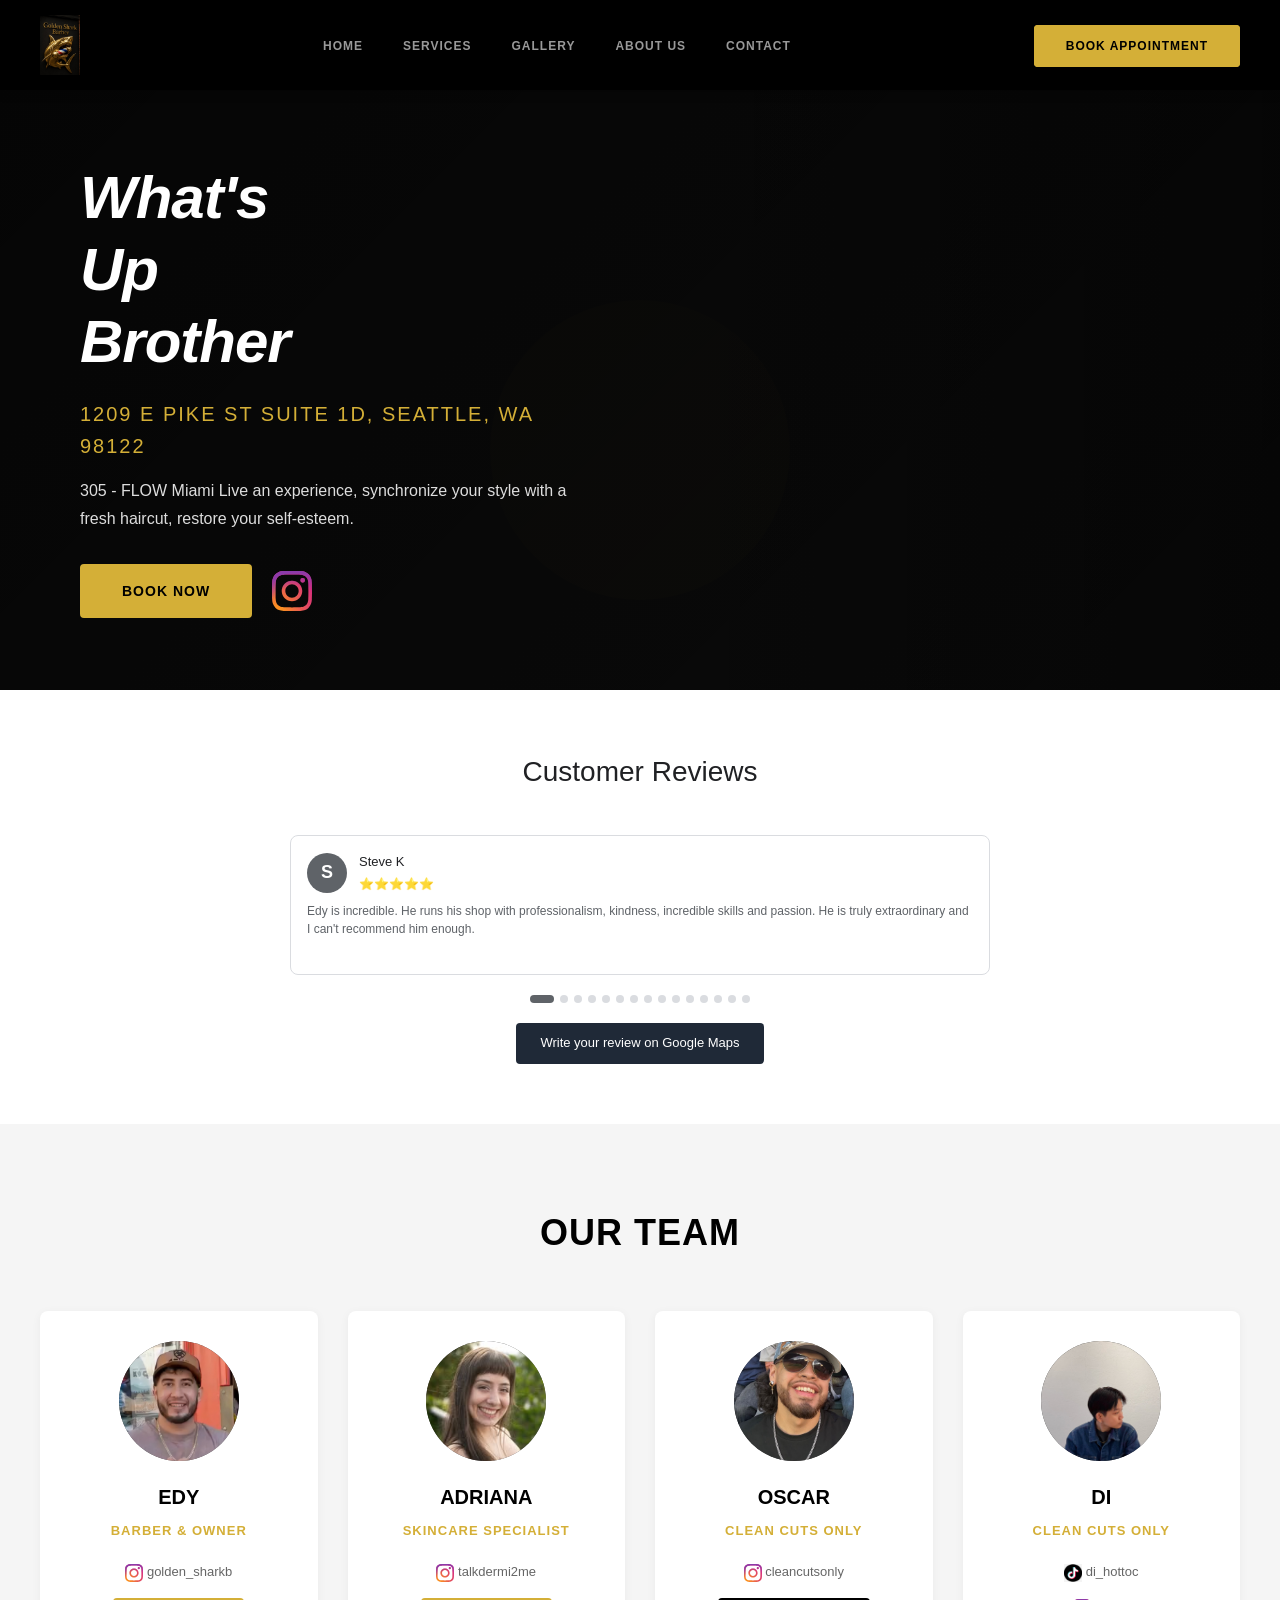
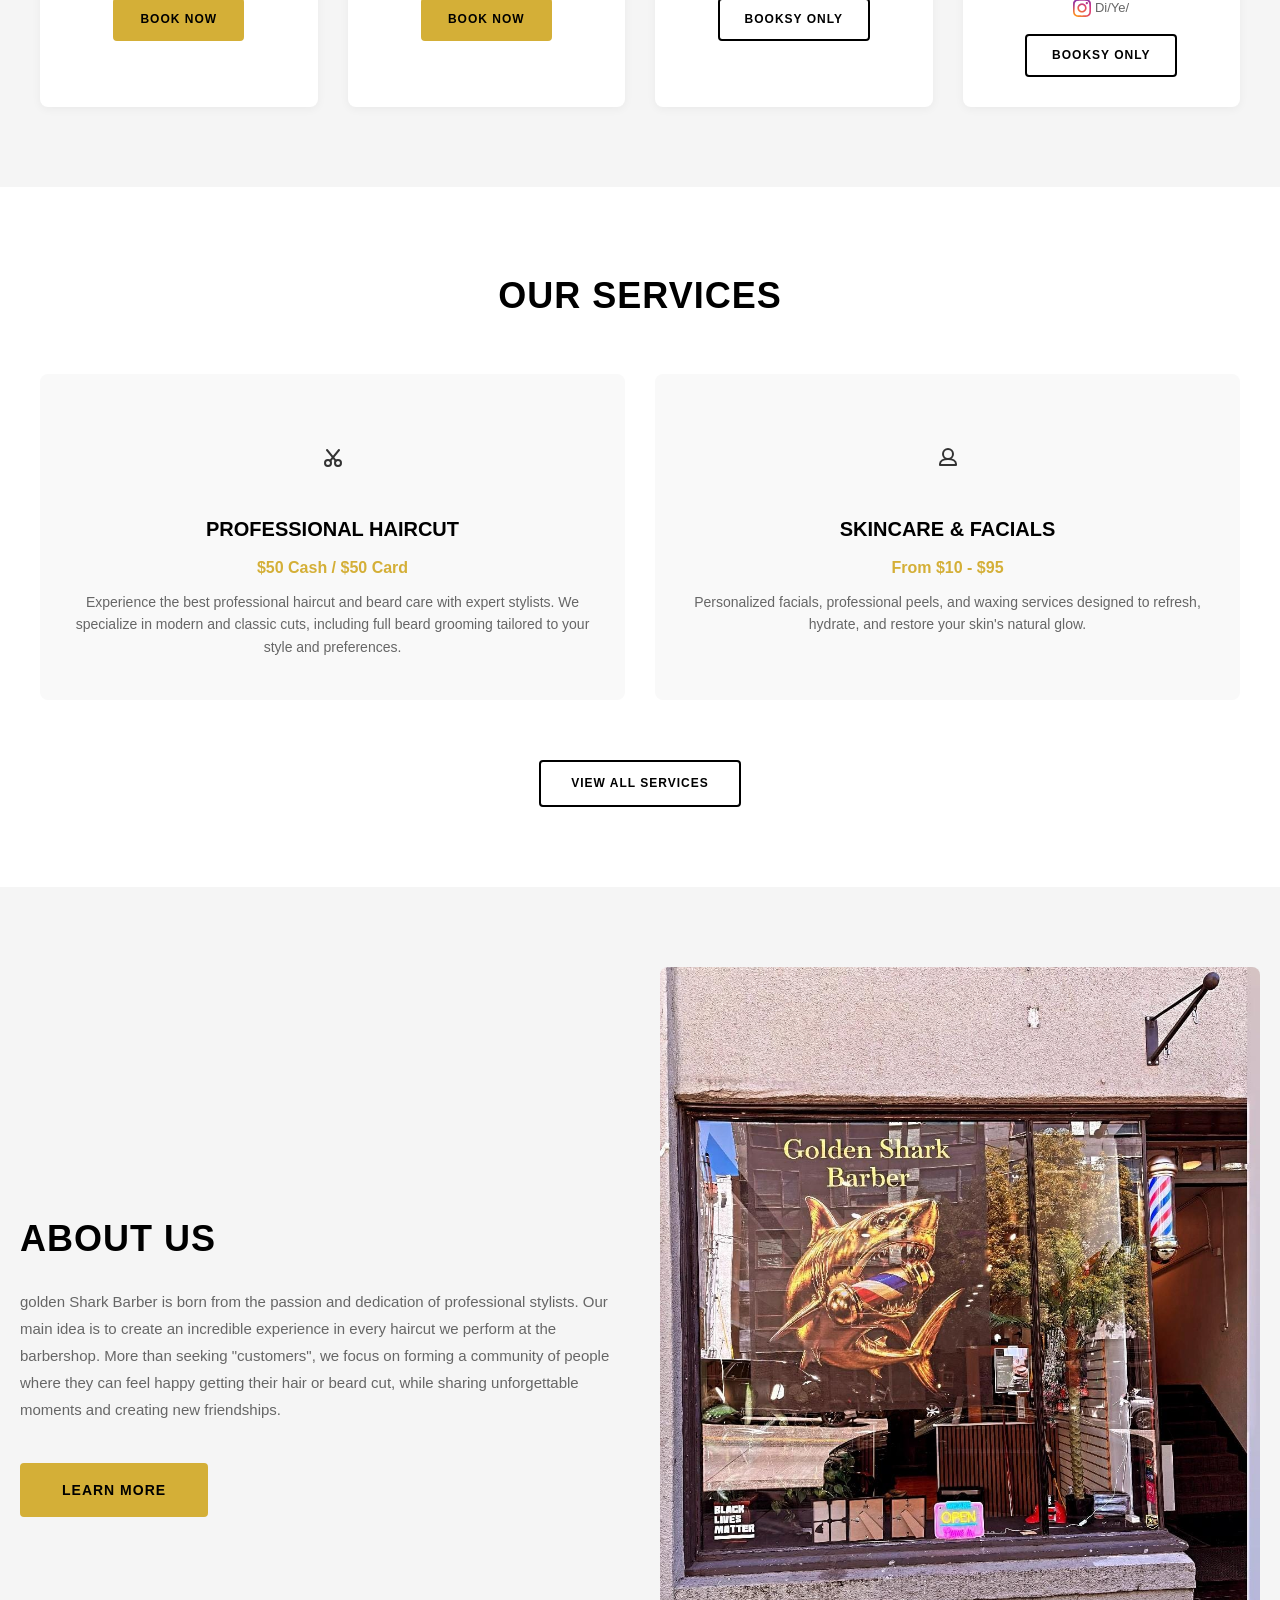
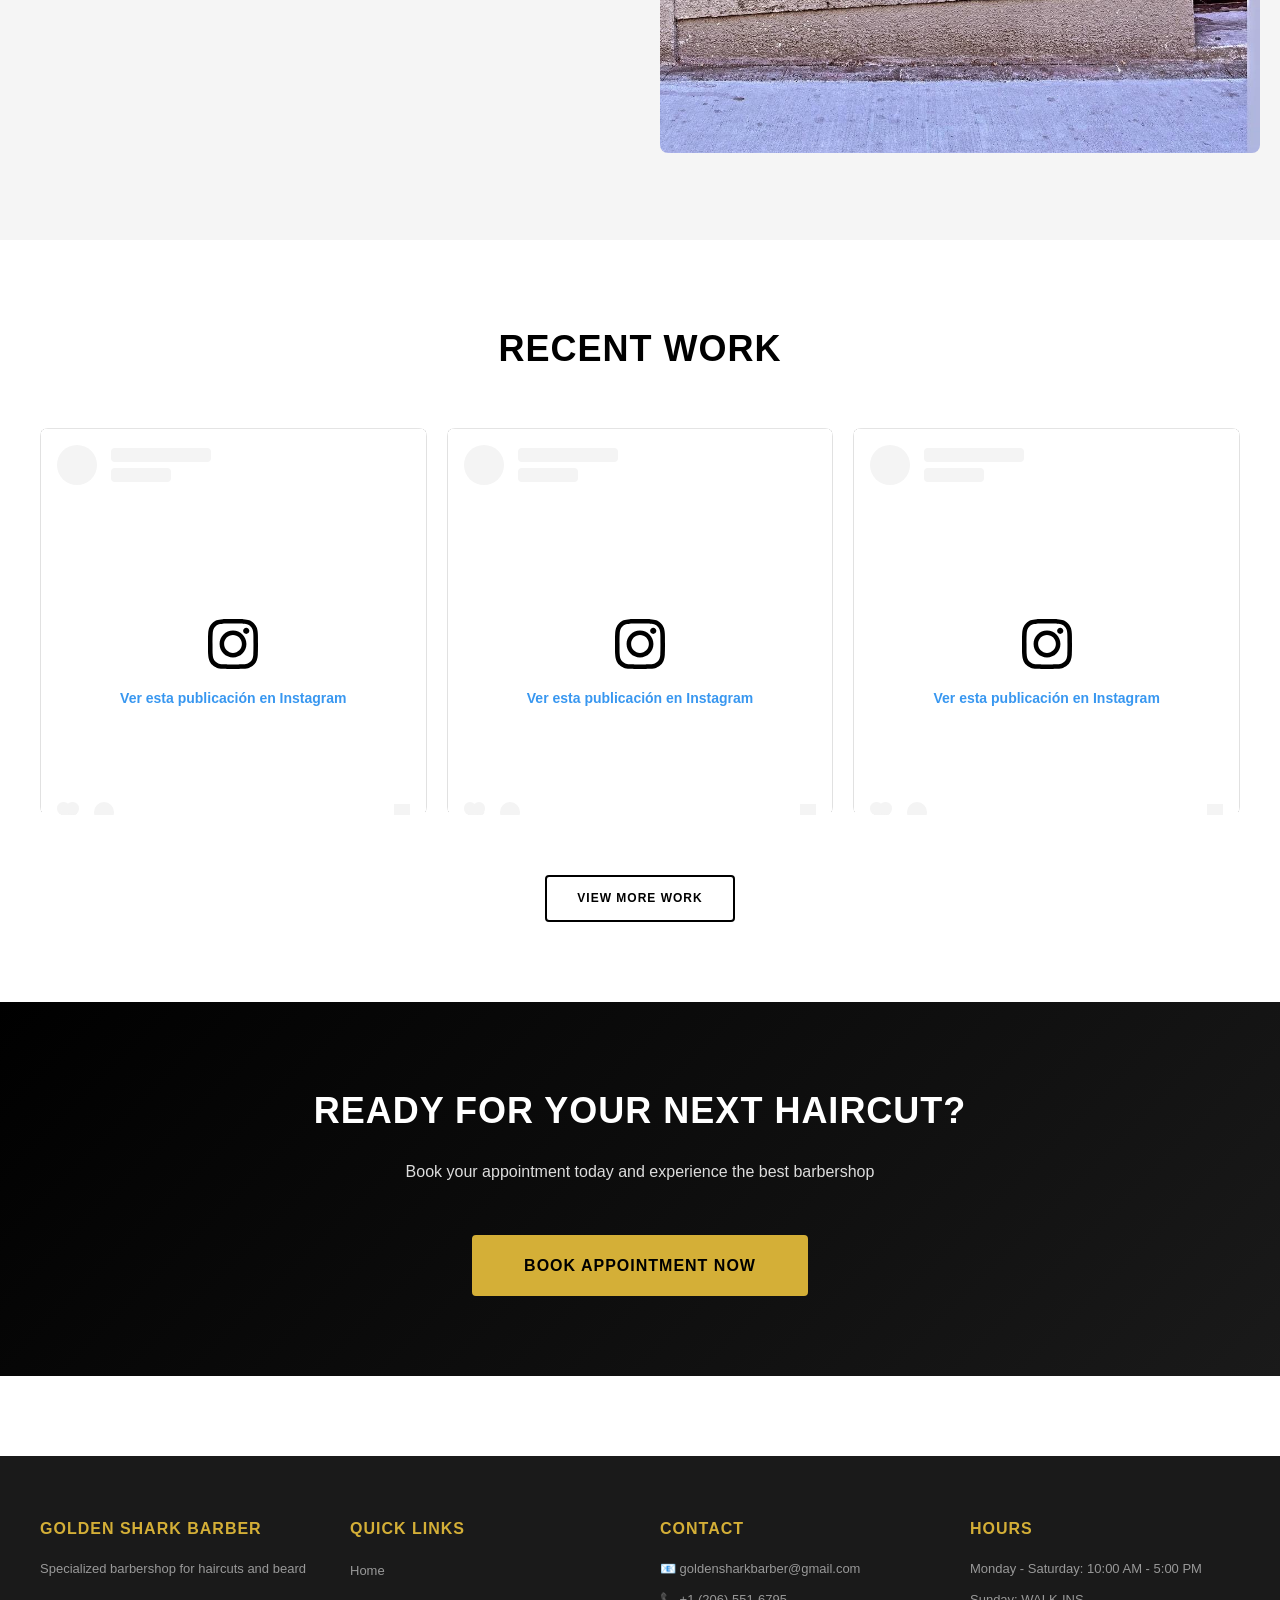
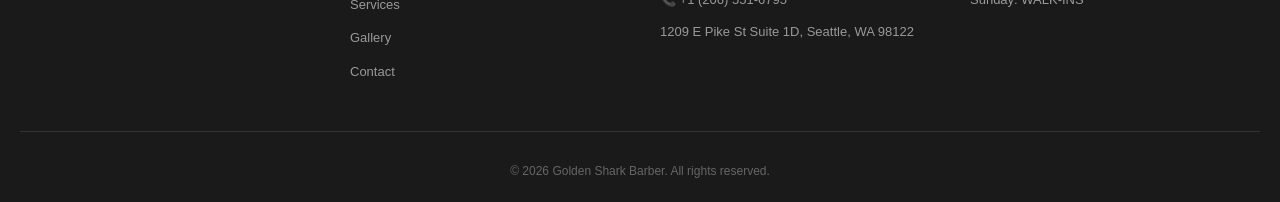
<file: backend/static/index.html>
<!DOCTYPE html>
<html lang="en">
<head>
    <meta charset="UTF-8">
    <meta name="viewport" content="width=device-width, initial-scale=1.0">
    
    <!-- SEO Meta Tags -->
    <title>Golden Shark Barber - Professional Haircuts in Seattle, WA | Book Online</title>
    <meta name="description" content="Golden Shark Barber in Seattle, WA. Professional haircuts, beard grooming, and shave services. Book appointments online. Located at 1222 E Pine St, Seattle.">
    <meta name="keywords" content="barber shop seattle, haircuts seattle, professional barber, men grooming, shave service, haircut booking, seattle barber">
    <meta name="author" content="Golden Shark Barber">
    <meta name="robots" content="index, follow">
    <meta name="language" content="English">
    <meta name="theme-color" content="#000000">
    
    <!-- Open Graph (para redes sociales) -->
    <meta property="og:title" content="Golden Shark Barber - Seattle, WA">
    <meta property="og:description" content="Professional barber shop in Seattle. Haircuts, beard grooming, online booking available.">
    <meta property="og:type" content="business.business">
    <meta property="og:url" content="https://goldenbarbershop.online">
    <meta property="og:image" content="https://goldenbarbershop.online/images/logo.jpeg">
    <meta property="og:locale" content="en_US">
    
    <!-- Twitter Card -->
    <meta name="twitter:card" content="summary_large_image">
    <meta name="twitter:title" content="Golden Shark Barber - Seattle">
    <meta name="twitter:description" content="Professional barber shop in Seattle, WA">
    <meta name="twitter:image" content="https://goldenbarbershop.online/images/logo.jpeg">
    
    <!-- Canonical URL -->
    <link rel="canonical" href="https://goldenbarbershop.online">
    
    <!-- FAVICON -->
    <link rel="icon" type="image/x-icon" href="/favicon.ico">
    <link rel="apple-touch-icon" href="/favicon.ico">
    
    <link rel="stylesheet" href="css/main.css?v=1794868325">
    <link rel="stylesheet" href="css/index.css?v=1794868325">
    
    <!-- JSON-LD Schema Markup (Local Business) -->
    <script type="application/ld+json">
    {
      "@context": "https://schema.org",
      "@type": "LocalBusiness",
      "@id": "https://goldenbarbershop.online",
      "name": "Golden Shark Barber",
      "image": "https://goldenbarbershop.online/images/logo.jpeg",
      "description": "Professional barber shop offering haircuts, shaves, and grooming services in Seattle, Washington. Expert barbers with online appointment booking.",
      "address": {
        "@type": "PostalAddress",
        "streetAddress": "1222 E Pine St",
        "addressLocality": "Seattle",
        "addressRegion": "WA",
        "postalCode": "98122",
        "addressCountry": "US"
      },
      "telephone": "+1-616-566-5599",
      "email": "info@goldensharkbarber.com",
      "url": "https://goldenbarbershop.online",
      "logo": "https://goldenbarbershop.online/images/logo.jpeg",
      "sameAs": [
        "https://www.instagram.com/golden_sharkb",
        "https://maps.app.goo.gl/Gk8EFkXatTgC5Ndp7"
      ],
      "openingHoursSpecification": [
        {
          "@type": "OpeningHoursSpecification",
          "dayOfWeek": ["Monday", "Tuesday", "Wednesday", "Thursday", "Friday", "Saturday"],
          "opens": "10:00",
          "closes": "17:00"
        },
        {
          "@type": "OpeningHoursSpecification",
          "dayOfWeek": "Sunday",
          "opens": "00:00",
          "closes": "00:00"
        }
      ],
      "priceRange": "$",
      "aggregateRating": {
        "@type": "AggregateRating",
        "ratingValue": "5",
        "reviewCount": "15",
        "bestRating": "5",
        "worstRating": "1"
      },
      "geo": {
        "@type": "GeoCoordinates",
        "latitude": "47.6062",
        "longitude": "-122.3321"
      }
    }
    </script>
</head>
<body>
<!-- NAVBAR -->
    <nav class="navbar">
        <div class="navbar-container">
            <div class="logo">
                <a href="https://goldenbarbershop.online/"></a><img src="images/logo.jpeg" alt="Gold Shark Barber Logo" class="logo-img"></a>

            </div>
            
            <button class="hamburger" id="hamburger">
                <span class="line">☰</span>
            </button>
            
            <ul class="nav-menu" id="navMenu">
                <li><a href="index.html" class="active">HOME</a></li>
                <li><a href="servicios.html">SERVICES</a></li>
                <li><a href="galeria.html">GALLERY</a></li>
                <li><a href="sobre-nosotros.html">ABOUT US</a></li>
                <li><a href="contacto.html">CONTACT</a></li>
            </ul>
            
            <div class="nav-buttons">
                <a href="professionals.html" class="btn-book">BOOK APPOINTMENT</a>
            </div>
        </div>
    </nav>

    <!-- HERO SECTIaaON -->
    <section class="hero">
        <div class="hero-content">
            <h2 class="hero-title">What's<br>Up<br>Brother</h2>
            <p class="hero-subtitle">1209 E Pike St Suite 1D, Seattle, WA 98122</p>
            <p class="hero-description">305 - FLOW Miami Live an experience, synchronize your style with a fresh haircut, restore your self-esteem.</p>
            <div class="hero-bottom">
            <a href="professionals.html" class="btn-primary">Book Now</a>
            <a href="https://www.instagram.com/golden_sharkb?igsh=MW9kanFrZ2Q1eXhjdQ%3D%3D" class="social-link" title="Instagram">
                <img src="images/ig.svg" alt="Instagram" style="width: 40px; height: 40px;">
            </a>
            </div>

        </div>
        <div class="hero-overlay"></div>
    </section>

    <!-- REVIEWS CAROUSEL SECTION -->
<section class="reviews-section">
    <h2>Customer Reviews</h2>
    
    <div class="carousel-container">
        <div class="carousel-wrapper">
            <div class="carousel" id="reviewsCarousel">
                <!-- Reviews se cargan aquí con JS -->
            </div>
        </div>

        <!-- Dots Navigation -->
        <div class="carousel-dots" id="carouselDots">
            <!-- Dots se cargan con JS -->
        </div>
        <a href="https://maps.app.goo.gl/Gk8EFkXatTgC5Ndp7" target="_blank" class="btn-write-review">
            Write your review on Google Maps
        </a>
    </div>
</section>

<!-- OUR TEAM SECTION -->
<section class="team-section">
    <h2>Our Team</h2>
    <div class="team-grid">
        
        <!-- ssEDY -->
        <div class="team-card">
            <div class="team-photo-placeholder">
                <span></span>
                <img src="images/edy.jpg" alt="" class="team-photo" style="width: 100%; height: 100%; object-fit: cover; border-radius: 50%;">

            </div>
            <h3>Edy</h3>
            <p class="team-role">Barber & Owner</p>
            <a href="https://www.instagram.com/golden_sharkb/" target="_blank" class="team-instagram">
                <img src="images/ig.svg" alt="Instagram" style="width: 18px; height: 18px; vertical-align: middle;"> golden_sharkb
            </a>
            <a href="reserva.html" class="btn-team">Book Now</a>
        </div>



        <!-- ANDREA -->
        <div class="team-card">
            <div class="team-photo-placeholder">
                <span></span>
                <img src="images/andrea.jpg" alt="" class="team-photo" style="width: 100%; height: 100%; object-fit: cover; border-radius: 50%;">

            </div>
            <h3>Adriana</h3>
            <p class="team-role">Skincare Specialist</p>
            <a href="https://www.instagram.com/talkdermi2me/" target="_blank" class="team-instagram">
                <img src="images/ig.svg" alt="Instagram" style="width: 18px; height: 18px; vertical-align: middle;"> talkdermi2me
            </a>
            <a href="https://squareup.com/appointments/book/LCKSGAA5S70PC" target="_blank" class="btn-team">Book Now</a>
        </div>

        <!-- Oscar  -->
        <div class="team-card">
            <div class="team-photo-placeholder">
                <span></span>
                <img src="images/oscar2.png" alt="" class="team-photo" style="width: 100%; height: 100%; object-fit: cover; border-radius: 50%;">

            </div>
            <h3>Oscar </h3>
            <p class="team-role">Clean Cuts Only</p>
            <a href="https://www.instagram.com/cleancutsonly/" target="_blank" class="team-instagram">
                <img src="images/ig.svg" alt="Instagram" style="width: 18px; height: 18px; vertical-align: middle;"> cleancutsonly
            </a>
            <a href="https://booksy.com/en-us/dl/show-business/962327" target="_blank" class="btn-team btn-team-alt">Booksy Only</a>
        </div>

        <!-- DI -->
        <div class="team-card">
            <div class="team-photo-placeholder">
                <span></span>
                <img src="images/di.jpeg" alt="" class="team-photo" style="width: 100%; height: 100%; object-fit: cover; border-radius: 50%;">
            </div>
            <h3>Di </h3>
            <p class="team-role">Clean Cuts Only</p>

            <a href="https://www.tiktok.com/@di_hottoc?_r=1&_t=ZP-9AyVxEWolQd" target="_blank" class="team-instagram">
                <img src="images/tiktok.jpg" alt="TikTok" style="width: 18px; height: 18px; vertical-align: middle;"> di_hottoc
            </a>
            <a href="https://www.instagram.com/dimai_sgn?vrfl=MW40NnpoOHlndDI4dA%3D%3D&utm_source=qr" target="_blank" class="team-instagram">
                <img src="images/ig.svg" alt="Instagram" style="width: 18px; height: 18px; vertical-align: middle;"> Di/Ye/
            </a>
            <a href="http://di08.booksy.com/k/" target="_blank" class="btn-team btn-team-alt">Booksy Only</a>
        </div>



    </div>
</section>


<!-- SERVICIOS PREVIEW (después de reviews) -->
<section class="servicios-preview">
    <h2>Our Services</h2>
    <div class="servicios-grid">
        <div class="servicio-card">
            <div class="servicio-icon">
                <svg xmlns="http://www.w3.org/2000/svg" width="24" height="24" viewBox="0 0 24 24" fill="none" stroke="currentColor" stroke-width="2" stroke-linecap="round" stroke-linejoin="round" class="icon icon-tabler icons-tabler-outline icon-tabler-cut"><path stroke="none" d="M0 0h24v24H0z" fill="none" /><path d="M4 17a3 3 0 1 0 6 0a3 3 0 1 0 -6 0" /><path d="M14 17a3 3 0 1 0 6 0a3 3 0 1 0 -6 0" /><path d="M9.15 14.85l8.85 -10.85" /><path d="M6 4l8.85 10.85" /></svg>
            </div>
            <h3>Professional Haircut</h3>
            <p class="precio">$50 Cash / $50 Card</p>
            <p>Experience the best professional haircut and beard care with expert stylists. We specialize in modern and classic cuts, including full beard grooming tailored to your style and preferences.</p>
        </div>

        <div class="servicio-card">
            <div class="servicio-icon">
                <svg xmlns="http://www.w3.org/2000/svg" width="24" height="24" viewBox="0 0 24 24" fill="none" stroke="currentColor" stroke-width="2" stroke-linecap="round" stroke-linejoin="round"><path stroke="none" d="M0 0h24v24H0z" fill="none"/><circle cx="12" cy="8" r="5"/><path d="M12 13c-4.5 0-8 2-8 5v1h16v-1c0-3-3.5-5-8-5z"/></svg>
            </div>
            <h3>Skincare & Facials</h3>
            <p class="precio">From $10 - $95</p>
            <p>Personalized facials, professional peels, and waxing services designed to refresh, hydrate, and restore your skin's natural glow.</p>
        </div>
    </div>
    <a href="servicios.html" class="btn-secondary">View All Services</a>
</section>
<script>
const reviews = [
    {
        name: "Steve K",
        stars: 5,
        text: "Edy is incredible. He runs his shop with professionalism, kindness, incredible skills and passion. He is truly extraordinary and I can't recommend him enough."
    },
    {
        name: "Brian LaFaille",
        stars: 5,
        text: "Eddy is the man! Got me in immediately and had me looking refreshed in 25 mins. If you're looking for a quality barber, Golden Shark is the go to."
    },
    {
        name: "Maria Betancourt",
        stars: 5,
        text: "10/10 barber. Edy is a new barber in the area and really knows what he's doing. Very affordable and quality work. Definitely recommend."
    },
    {
        name: "Vineeth Krishnamurthy",
        stars: 5,
        text: "Edy is the man!! He's my go to barber in Seattle. Great, consistent haircuts and he's a chill guy."
    },
    {
        name: "Christopher Ruiz",
        stars: 5,
        text: "Look no further! Edy is an incredible barber. You can't beat his pricing, attention to detail, and timely haircuts. Above all he's professional and friendly."
    },
    {
        name: "Luke Droeger",
        stars: 5,
        text: "What a great experience! The barbershop is small and welcoming, and Edy left me looking spectacular. I was short on time and he attended to me right away."
    },
    {
        name: "Matt Courson",
        stars: 5,
        text: "Edy is great. Haircut was fast and exactly what I was looking for. Excellent price, especially for the area. He's a super nice guy and very friendly."
    },
    {
        name: "SALEH ALANEZI",
        stars: 5,
        text: "Edy did a great job and knew exactly what I wanted. He simply delivered. Thank you guys, this will be my barber whenever I'm in town."
    },
    {
        name: "Brian Reynolds",
        stars: 5,
        text: "Edy is a fantastic barber. He is personable and attentive to detail. My first appointment he helped fix a bad fade I had elsewhere. Highly recommend!"
    },
    {
        name: "Cole Dill-De Sa",
        stars: 5,
        text: "After about 45 minutes, he left me with hands-down the best haircut I've ever gotten in Seattle. I understood exactly what I wanted. Best quality experience."
    },
    {
        name: "Sam Nieslanik",
        stars: 5,
        text: "I was short on time and looking for a haircut. Luckily, I found Golden Shark Barber. Edy got me in immediately and was super friendly. Will definitely come back!"
    },
    {
        name: "Michael Dormi",
        stars: 5,
        text: "$45 is a steal for the quality of the cut. Edi's got an awesome attitude, super friendly, and great to chat with. The whole experience was top-notch."
    },
    {
        name: "Aaron Blumenthal",
        stars: 5,
        text: "Excellent service. Engaging chat. Fast. Reasonably priced. And you're supporting a small newly opened shop. What's not to love? Highly recommend!"
    },
    {
        name: "Jason Kaff",
        stars: 5,
        text: "Edy is great! He's skilled and very friendly, and seems passionate about his work. Great vibes in his place. Fully intend going back for my next cut!"
    },
    {
        name: "Joe Harris",
        stars: 5,
        text: "Eddie is a phenomenal barber. Professional and super friendly! He does precise work and is a wondrous craftsman!"
    }
];

let currentIndex = 0;
const carouselEl = document.getElementById('reviewsCarousel');
const dotsEl = document.getElementById('carouselDots');

function renderReviews() {
    carouselEl.innerHTML = reviews.map((review, idx) => {
        const initial = review.name.charAt(0).toUpperCase();
        const stars = '⭐'.repeat(review.stars);
        return `
            <div class="review-card ${idx === currentIndex ? 'active' : ''}">
                <div class="review-header">
                    <div class="review-avatar">${initial}</div>
                    <div class="review-info">
                        <h4>${review.name}</h4>
                        <div class="review-stars">${stars}</div>
                    </div>
                </div>
                <p class="review-text">${review.text}</p>
            </div>
        `;
    }).join('');

    dotsEl.innerHTML = reviews.map((_, idx) => 
        `<button class="dot ${idx === currentIndex ? 'active' : ''}" onclick="goToReview(${idx})"></button>`
    ).join('');
}

function goToReview(idx) {
    currentIndex = idx;
    renderReviews();
}

function nextReview() {
    currentIndex = (currentIndex + 1) % reviews.length;
    renderReviews();
}

setInterval(nextReview, 3000);
renderReviews();
</script>
    <!-- SERVICIOS PREVIEW -->


    <!-- SOBRE NOSOTROS PREVIEW -->
    <section class="sobre-preview">
        <div class="sobre-content">
            <h2>About Us</h2>
            <p>
                golden Shark Barber is born from the passion and dedication of professional stylists. 
                Our main idea is to create an incredible experience in every haircut we perform at the barbershop. 
                More than seeking "customers", we focus on forming a community of people where they can feel happy 
                getting their hair or beard cut, while sharing unforgettable moments and creating new friendships.
            </p>
            <a href="sobre-nosotros.html" class="btn-primary">Learn More</a>
        </div>
        <div class="sobre-image">
            <img src="images/barberafuera.jpeg" alt="golden Shark Barber" style="width: 100%; border-radius: 8px;">
        </div>
    </section>

    <!-- GALERÍA PREVIEW -->
    <section class="galeria-preview">
        <h2>Recent Work</h2>
        <div class="galeria-grid">
            <div class="galeria-item">
                <blockquote class="instagram-media" data-instgrm-captioned data-instgrm-permalink="https://www.instagram.com/reel/DXijX-YAqEn/?utm_source=ig_embed&amp;utm_campaign=loading" data-instgrm-version="14" style=" background:#FFF; border:0; border-radius:3px; box-shadow:0 0 1px 0 rgba(0,0,0,0.5),0 1px 10px 0 rgba(0,0,0,0.15); margin: 1px; max-width:540px; min-width:326px; padding:0; width:99.375%; width:-webkit-calc(100% - 2px); width:calc(100% - 2px);"><div style="padding:16px;"> <a href="https://www.instagram.com/reel/DXijX-YAqEn/?utm_source=ig_embed&amp;utm_campaign=loading" style=" background:#FFFFFF; line-height:0; padding:0 0; text-align:center; text-decoration:none; width:100%;" target="_blank"> <div style=" display: flex; flex-direction: row; align-items: center;"> <div style="background-color: #F4F4F4; border-radius: 50%; flex-grow: 0; height: 40px; margin-right: 14px; width: 40px;"></div> <div style="display: flex; flex-direction: column; flex-grow: 1; justify-content: center;"> <div style=" background-color: #F4F4F4; border-radius: 4px; flex-grow: 0; height: 14px; margin-bottom: 6px; width: 100px;"></div> <div style=" background-color: #F4F4F4; border-radius: 4px; flex-grow: 0; height: 14px; width: 60px;"></div></div></div><div style="padding: 19% 0;"></div> <div style="display:block; height:50px; margin:0 auto 12px; width:50px;"><svg width="50px" height="50px" viewBox="0 0 60 60" version="1.1" xmlns="https://www.w3.org/2000/svg" xmlns:xlink="https://www.w3.org/1999/xlink"><g stroke="none" stroke-width="1" fill="none" fill-rule="evenodd"><g transform="translate(-511.000000, -20.000000)" fill="#000000"><g><path d="M556.869,30.41 C554.814,30.41 553.148,32.076 553.148,34.131 C553.148,36.186 554.814,37.852 556.869,37.852 C558.924,37.852 560.59,36.186 560.59,34.131 C560.59,32.076 558.924,30.41 556.869,30.41 M541,60.657 C535.114,60.657 530.342,55.887 530.342,50 C530.342,44.114 535.114,39.342 541,39.342 C546.887,39.342 551.658,44.114 551.658,50 C551.658,55.887 546.887,60.657 541,60.657 M541,33.886 C532.1,33.886 524.886,41.1 524.886,50 C524.886,58.899 532.1,66.113 541,66.113 C549.9,66.113 557.115,58.899 557.115,50 C557.115,41.1 549.9,33.886 541,33.886 M565.378,62.101 C565.244,65.022 564.756,66.606 564.346,67.663 C563.803,69.06 563.154,70.057 562.106,71.106 C561.058,72.155 560.06,72.803 558.662,73.347 C557.607,73.757 556.021,74.244 553.102,74.378 C549.944,74.521 548.997,74.552 541,74.552 C533.003,74.552 532.056,74.521 528.898,74.378 C525.979,74.244 524.393,73.757 523.338,73.347 C521.94,72.803 520.942,72.155 519.894,71.106 C518.846,70.057 518.197,69.06 517.654,67.663 C517.244,66.606 516.755,65.022 516.623,62.101 C516.479,58.943 516.448,57.996 516.448,50 C516.448,42.003 516.479,41.056 516.623,37.899 C516.755,34.978 517.244,33.391 517.654,32.338 C518.197,30.938 518.846,29.942 519.894,28.894 C520.942,27.846 521.94,27.196 523.338,26.654 C524.393,26.244 525.979,25.756 528.898,25.623 C532.057,25.479 533.004,25.448 541,25.448 C548.997,25.448 549.943,25.479 553.102,25.623 C556.021,25.756 557.607,26.244 558.662,26.654 C560.06,27.196 561.058,27.846 562.106,28.894 C563.154,29.942 563.803,30.938 564.346,32.338 C564.756,33.391 565.244,34.978 565.378,37.899 C565.522,41.056 565.552,42.003 565.552,50 C565.552,57.996 565.522,58.943 565.378,62.101 M570.82,37.631 C570.674,34.438 570.167,32.258 569.425,30.349 C568.659,28.377 567.633,26.702 565.965,25.035 C564.297,23.368 562.623,22.342 560.652,21.575 C558.743,20.834 556.562,20.326 553.369,20.18 C550.169,20.033 549.148,20 541,20 C532.853,20 531.831,20.033 528.631,20.18 C525.438,20.326 523.257,20.834 521.349,21.575 C519.376,22.342 517.703,23.368 516.035,25.035 C514.368,26.702 513.342,28.377 512.574,30.349 C511.834,32.258 511.326,34.438 511.181,37.631 C511.035,40.831 511,41.851 511,50 C511,58.147 511.035,59.17 511.181,62.369 C511.326,65.562 511.834,67.743 512.574,69.651 C513.342,71.625 514.368,73.296 516.035,74.965 C517.703,76.634 519.376,77.658 521.349,78.425 C523.257,79.167 525.438,79.673 528.631,79.82 C531.831,79.965 532.853,80.001 541,80.001 C549.148,80.001 550.169,79.965 553.369,79.82 C556.562,79.673 558.743,79.167 560.652,78.425 C562.623,77.658 564.297,76.634 565.965,74.965 C567.633,73.296 568.659,71.625 569.425,69.651 C570.167,67.743 570.674,65.562 570.82,62.369 C570.966,59.17 571,58.147 571,50 C571,41.851 570.966,40.831 570.82,37.631"></path></g></g></g></svg></div><div style="padding-top: 8px;"> <div style=" color:#3897f0; font-family:Arial,sans-serif; font-size:14px; font-style:normal; font-weight:550; line-height:18px;">Ver esta publicación en Instagram</div></div><div style="padding: 12.5% 0;"></div> <div style="display: flex; flex-direction: row; margin-bottom: 14px; align-items: center;"><div> <div style="background-color: #F4F4F4; border-radius: 50%; height: 12.5px; width: 12.5px; transform: translateX(0px) translateY(7px);"></div> <div style="background-color: #F4F4F4; height: 12.5px; transform: rotate(-45deg) translateX(3px) translateY(1px); width: 12.5px; flex-grow: 0; margin-right: 14px; margin-left: 2px;"></div> <div style="background-color: #F4F4F4; border-radius: 50%; height: 12.5px; width: 12.5px; transform: translateX(9px) translateY(-18px);"></div></div><div style="margin-left: 8px;"> <div style=" background-color: #F4F4F4; border-radius: 50%; flex-grow: 0; height: 20px; width: 20px;"></div> <div style=" width: 0; height: 0; border-top: 2px solid transparent; border-left: 6px solid #f4f4f4; border-bottom: 2px solid transparent; transform: translateX(16px) translateY(-4px) rotate(30deg)"></div></div><div style="margin-left: auto;"> <div style=" width: 0px; border-top: 8px solid #F4F4F4; border-right: 8px solid transparent; transform: translateY(16px);"></div> <div style=" background-color: #F4F4F4; flex-grow: 0; height: 12px; width: 16px; transform: translateY(-4px);"></div> <div style=" width: 0; height: 0; border-top: 8px solid #F4F4F4; border-left: 8px solid transparent; transform: translateY(-4px) translateX(8px);"></div></div></div> <div style="display: flex; flex-direction: column; flex-grow: 1; justify-content: center; margin-bottom: 24px;"> <div style=" background-color: #F4F4F4; border-radius: 4px; flex-grow: 0; height: 14px; margin-bottom: 6px; width: 224px;"></div> <div style=" background-color: #F4F4F4; border-radius: 4px; flex-grow: 0; height: 14px; width: 144px;"></div></div></a><p style=" color:#c9c8cd; font-family:Arial,sans-serif; font-size:14px; line-height:17px; margin-bottom:0; margin-top:8px; overflow:hidden; padding:8px 0 7px; text-align:center; text-overflow:ellipsis; white-space:nowrap;"><a href="https://www.instagram.com/reel/DXijX-YAqEn/?utm_source=ig_embed&amp;utm_campaign=loading" style=" color:#c9c8cd; font-family:Arial,sans-serif; font-size:14px; font-style:normal; font-weight:normal; line-height:17px; text-decoration:none;" target="_blank">Una publicación compartida por goldenEN SHARK BARBER 💈 (@goldenen_sharkb)</a></p></div></blockquote>
                <script async src="//www.instagram.com/embed.js"></script>
            </div>
            <div class="galeria-item">
                <blockquote class="instagram-media" data-instgrm-permalink="https://www.instagram.com/reel/DXIHbLeEv04/?utm_source=ig_embed&amp;utm_campaign=loading" data-instgrm-version="14" style=" background:#FFF; border:0; border-radius:3px; box-shadow:0 0 1px 0 rgba(0,0,0,0.5),0 1px 10px 0 rgba(0,0,0,0.15); margin: 1px; max-width:540px; min-width:326px; padding:0; width:99.375%; width:-webkit-calc(100% - 2px); width:calc(100% - 2px);"><div style="padding:16px;"> <a href="https://www.instagram.com/reel/DXIHbLeEv04/?utm_source=ig_embed&amp;utm_campaign=loading" style=" background:#FFFFFF; line-height:0; padding:0 0; text-align:center; text-decoration:none; width:100%;" target="_blank"> <div style=" display: flex; flex-direction: row; align-items: center;"> <div style="background-color: #F4F4F4; border-radius: 50%; flex-grow: 0; height: 40px; margin-right: 14px; width: 40px;"></div> <div style="display: flex; flex-direction: column; flex-grow: 1; justify-content: center;"> <div style=" background-color: #F4F4F4; border-radius: 4px; flex-grow: 0; height: 14px; margin-bottom: 6px; width: 100px;"></div> <div style=" background-color: #F4F4F4; border-radius: 4px; flex-grow: 0; height: 14px; width: 60px;"></div></div></div><div style="padding: 19% 0;"></div> <div style="display:block; height:50px; margin:0 auto 12px; width:50px;"><svg width="50px" height="50px" viewBox="0 0 60 60" version="1.1" xmlns="https://www.w3.org/2000/svg" xmlns:xlink="https://www.w3.org/1999/xlink"><g stroke="none" stroke-width="1" fill="none" fill-rule="evenodd"><g transform="translate(-511.000000, -20.000000)" fill="#000000"><g><path d="M556.869,30.41 C554.814,30.41 553.148,32.076 553.148,34.131 C553.148,36.186 554.814,37.852 556.869,37.852 C558.924,37.852 560.59,36.186 560.59,34.131 C560.59,32.076 558.924,30.41 556.869,30.41 M541,60.657 C535.114,60.657 530.342,55.887 530.342,50 C530.342,44.114 535.114,39.342 541,39.342 C546.887,39.342 551.658,44.114 551.658,50 C551.658,55.887 546.887,60.657 541,60.657 M541,33.886 C532.1,33.886 524.886,41.1 524.886,50 C524.886,58.899 532.1,66.113 541,66.113 C549.9,66.113 557.115,58.899 557.115,50 C557.115,41.1 549.9,33.886 541,33.886 M565.378,62.101 C565.244,65.022 564.756,66.606 564.346,67.663 C563.803,69.06 563.154,70.057 562.106,71.106 C561.058,72.155 560.06,72.803 558.662,73.347 C557.607,73.757 556.021,74.244 553.102,74.378 C549.944,74.521 548.997,74.552 541,74.552 C533.003,74.552 532.056,74.521 528.898,74.378 C525.979,74.244 524.393,73.757 523.338,73.347 C521.94,72.803 520.942,72.155 519.894,71.106 C518.846,70.057 518.197,69.06 517.654,67.663 C517.244,66.606 516.755,65.022 516.623,62.101 C516.479,58.943 516.448,57.996 516.448,50 C516.448,42.003 516.479,41.056 516.623,37.899 C516.755,34.978 517.244,33.391 517.654,32.338 C518.197,30.938 518.846,29.942 519.894,28.894 C520.942,27.846 521.94,27.196 523.338,26.654 C524.393,26.244 525.979,25.756 528.898,25.623 C532.057,25.479 533.004,25.448 541,25.448 C548.997,25.448 549.943,25.479 553.102,25.623 C556.021,25.756 557.607,26.244 558.662,26.654 C560.06,27.196 561.058,27.846 562.106,28.894 C563.154,29.942 563.803,30.938 564.346,32.338 C564.756,33.391 565.244,34.978 565.378,37.899 C565.522,41.056 565.552,42.003 565.552,50 C565.552,57.996 565.522,58.943 565.378,62.101 M570.82,37.631 C570.674,34.438 570.167,32.258 569.425,30.349 C568.659,28.377 567.633,26.702 565.965,25.035 C564.297,23.368 562.623,22.342 560.652,21.575 C558.743,20.834 556.562,20.326 553.369,20.18 C550.169,20.033 549.148,20 541,20 C532.853,20 531.831,20.033 528.631,20.18 C525.438,20.326 523.257,20.834 521.349,21.575 C519.376,22.342 517.703,23.368 516.035,25.035 C514.368,26.702 513.342,28.377 512.574,30.349 C511.834,32.258 511.326,34.438 511.181,37.631 C511.035,40.831 511,41.851 511,50 C511,58.147 511.035,59.17 511.181,62.369 C511.326,65.562 511.834,67.743 512.574,69.651 C513.342,71.625 514.368,73.296 516.035,74.965 C517.703,76.634 519.376,77.658 521.349,78.425 C523.257,79.167 525.438,79.673 528.631,79.82 C531.831,79.965 532.853,80.001 541,80.001 C549.148,80.001 550.169,79.965 553.369,79.82 C556.562,79.673 558.743,79.167 560.652,78.425 C562.623,77.658 564.297,76.634 565.965,74.965 C567.633,73.296 568.659,71.625 569.425,69.651 C570.167,67.743 570.674,65.562 570.82,62.369 C570.966,59.17 571,58.147 571,50 C571,41.851 570.966,40.831 570.82,37.631"></path></g></g></g></svg></div><div style="padding-top: 8px;"> <div style=" color:#3897f0; font-family:Arial,sans-serif; font-size:14px; font-style:normal; font-weight:550; line-height:18px;">Ver esta publicación en Instagram</div></div><div style="padding: 12.5% 0;"></div> <div style="display: flex; flex-direction: row; margin-bottom: 14px; align-items: center;"><div> <div style="background-color: #F4F4F4; border-radius: 50%; height: 12.5px; width: 12.5px; transform: translateX(0px) translateY(7px);"></div> <div style="background-color: #F4F4F4; height: 12.5px; transform: rotate(-45deg) translateX(3px) translateY(1px); width: 12.5px; flex-grow: 0; margin-right: 14px; margin-left: 2px;"></div> <div style="background-color: #F4F4F4; border-radius: 50%; height: 12.5px; width: 12.5px; transform: translateX(9px) translateY(-18px);"></div></div><div style="margin-left: 8px;"> <div style=" background-color: #F4F4F4; border-radius: 50%; flex-grow: 0; height: 20px; width: 20px;"></div> <div style=" width: 0; height: 0; border-top: 2px solid transparent; border-left: 6px solid #f4f4f4; border-bottom: 2px solid transparent; transform: translateX(16px) translateY(-4px) rotate(30deg)"></div></div><div style="margin-left: auto;"> <div style=" width: 0px; border-top: 8px solid #F4F4F4; border-right: 8px solid transparent; transform: translateY(16px);"></div> <div style=" background-color: #F4F4F4; flex-grow: 0; height: 12px; width: 16px; transform: translateY(-4px);"></div> <div style=" width: 0; height: 0; border-top: 8px solid #F4F4F4; border-left: 8px solid transparent; transform: translateY(-4px) translateX(8px);"></div></div></div> <div style="display: flex; flex-direction: column; flex-grow: 1; justify-content: center; margin-bottom: 24px;"> <div style=" background-color: #F4F4F4; border-radius: 4px; flex-grow: 0; height: 14px; margin-bottom: 6px; width: 224px;"></div> <div style=" background-color: #F4F4F4; border-radius: 4px; flex-grow: 0; height: 14px; width: 144px;"></div></div></a><p style=" color:#c9c8cd; font-family:Arial,sans-serif; font-size:14px; line-height:17px; margin-bottom:0; margin-top:8px; overflow:hidden; padding:8px 0 7px; text-align:center; text-overflow:ellipsis; white-space:nowrap;"><a href="https://www.instagram.com/reel/DXIHbLeEv04/?utm_source=ig_embed&amp;utm_campaign=loading" style=" color:#c9c8cd; font-family:Arial,sans-serif; font-size:14px; font-style:normal; font-weight:normal; line-height:17px; text-decoration:none;" target="_blank">Una publicación compartida por goldenEN SHARK BARBER 💈 (@goldenen_sharkb)</a></p></div></blockquote>
                <script async src="//www.instagram.com/embed.js"></script>
            </div>
            <div class="galeria-item">
                <blockquote class="instagram-media" data-instgrm-permalink="https://www.instagram.com/p/DWPqyQSgYuD/?utm_source=ig_embed&amp;utm_campaign=loading" data-instgrm-version="14" style=" background:#FFF; border:0; border-radius:3px; box-shadow:0 0 1px 0 rgba(0,0,0,0.5),0 1px 10px 0 rgba(0,0,0,0.15); margin: 1px; max-width:540px; min-width:326px; padding:0; width:99.375%; width:-webkit-calc(100% - 2px); width:calc(100% - 2px);"><div style="padding:16px;"> <a href="https://www.instagram.com/p/DWPqyQSgYuD/?utm_source=ig_embed&amp;utm_campaign=loading" style=" background:#FFFFFF; line-height:0; padding:0 0; text-align:center; text-decoration:none; width:100%;" target="_blank"> <div style=" display: flex; flex-direction: row; align-items: center;"> <div style="background-color: #F4F4F4; border-radius: 50%; flex-grow: 0; height: 40px; margin-right: 14px; width: 40px;"></div> <div style="display: flex; flex-direction: column; flex-grow: 1; justify-content: center;"> <div style=" background-color: #F4F4F4; border-radius: 4px; flex-grow: 0; height: 14px; margin-bottom: 6px; width: 100px;"></div> <div style=" background-color: #F4F4F4; border-radius: 4px; flex-grow: 0; height: 14px; width: 60px;"></div></div></div><div style="padding: 19% 0;"></div> <div style="display:block; height:50px; margin:0 auto 12px; width:50px;"><svg width="50px" height="50px" viewBox="0 0 60 60" version="1.1" xmlns="https://www.w3.org/2000/svg" xmlns:xlink="https://www.w3.org/1999/xlink"><g stroke="none" stroke-width="1" fill="none" fill-rule="evenodd"><g transform="translate(-511.000000, -20.000000)" fill="#000000"><g><path d="M556.869,30.41 C554.814,30.41 553.148,32.076 553.148,34.131 C553.148,36.186 554.814,37.852 556.869,37.852 C558.924,37.852 560.59,36.186 560.59,34.131 C560.59,32.076 558.924,30.41 556.869,30.41 M541,60.657 C535.114,60.657 530.342,55.887 530.342,50 C530.342,44.114 535.114,39.342 541,39.342 C546.887,39.342 551.658,44.114 551.658,50 C551.658,55.887 546.887,60.657 541,60.657 M541,33.886 C532.1,33.886 524.886,41.1 524.886,50 C524.886,58.899 532.1,66.113 541,66.113 C549.9,66.113 557.115,58.899 557.115,50 C557.115,41.1 549.9,33.886 541,33.886 M565.378,62.101 C565.244,65.022 564.756,66.606 564.346,67.663 C563.803,69.06 563.154,70.057 562.106,71.106 C561.058,72.155 560.06,72.803 558.662,73.347 C557.607,73.757 556.021,74.244 553.102,74.378 C549.944,74.521 548.997,74.552 541,74.552 C533.003,74.552 532.056,74.521 528.898,74.378 C525.979,74.244 524.393,73.757 523.338,73.347 C521.94,72.803 520.942,72.155 519.894,71.106 C518.846,70.057 518.197,69.06 517.654,67.663 C517.244,66.606 516.755,65.022 516.623,62.101 C516.479,58.943 516.448,57.996 516.448,50 C516.448,42.003 516.479,41.056 516.623,37.899 C516.755,34.978 517.244,33.391 517.654,32.338 C518.197,30.938 518.846,29.942 519.894,28.894 C520.942,27.846 521.94,27.196 523.338,26.654 C524.393,26.244 525.979,25.756 528.898,25.623 C532.057,25.479 533.004,25.448 541,25.448 C548.997,25.448 549.943,25.479 553.102,25.623 C556.021,25.756 557.607,26.244 558.662,26.654 C560.06,27.196 561.058,27.846 562.106,28.894 C563.154,29.942 563.803,30.938 564.346,32.338 C564.756,33.391 565.244,34.978 565.378,37.899 C565.522,41.056 565.552,42.003 565.552,50 C565.552,57.996 565.522,58.943 565.378,62.101 M570.82,37.631 C570.674,34.438 570.167,32.258 569.425,30.349 C568.659,28.377 567.633,26.702 565.965,25.035 C564.297,23.368 562.623,22.342 560.652,21.575 C558.743,20.834 556.562,20.326 553.369,20.18 C550.169,20.033 549.148,20 541,20 C532.853,20 531.831,20.033 528.631,20.18 C525.438,20.326 523.257,20.834 521.349,21.575 C519.376,22.342 517.703,23.368 516.035,25.035 C514.368,26.702 513.342,28.377 512.574,30.349 C511.834,32.258 511.326,34.438 511.181,37.631 C511.035,40.831 511,41.851 511,50 C511,58.147 511.035,59.17 511.181,62.369 C511.326,65.562 511.834,67.743 512.574,69.651 C513.342,71.625 514.368,73.296 516.035,74.965 C517.703,76.634 519.376,77.658 521.349,78.425 C523.257,79.167 525.438,79.673 528.631,79.82 C531.831,79.965 532.853,80.001 541,80.001 C549.148,80.001 550.169,79.965 553.369,79.82 C556.562,79.673 558.743,79.167 560.652,78.425 C562.623,77.658 564.297,76.634 565.965,74.965 C567.633,73.296 568.659,71.625 569.425,69.651 C570.167,67.743 570.674,65.562 570.82,62.369 C570.966,59.17 571,58.147 571,50 C571,41.851 570.966,40.831 570.82,37.631"></path></g></g></g></svg></div><div style="padding-top: 8px;"> <div style=" color:#3897f0; font-family:Arial,sans-serif; font-size:14px; font-style:normal; font-weight:550; line-height:18px;">Ver esta publicación en Instagram</div></div><div style="padding: 12.5% 0;"></div> <div style="display: flex; flex-direction: row; margin-bottom: 14px; align-items: center;"><div> <div style="background-color: #F4F4F4; border-radius: 50%; height: 12.5px; width: 12.5px; transform: translateX(0px) translateY(7px);"></div> <div style="background-color: #F4F4F4; height: 12.5px; transform: rotate(-45deg) translateX(3px) translateY(1px); width: 12.5px; flex-grow: 0; margin-right: 14px; margin-left: 2px;"></div> <div style="background-color: #F4F4F4; border-radius: 50%; height: 12.5px; width: 12.5px; transform: translateX(9px) translateY(-18px);"></div></div><div style="margin-left: 8px;"> <div style=" background-color: #F4F4F4; border-radius: 50%; flex-grow: 0; height: 20px; width: 20px;"></div> <div style=" width: 0; height: 0; border-top: 2px solid transparent; border-left: 6px solid #f4f4f4; border-bottom: 2px solid transparent; transform: translateX(16px) translateY(-4px) rotate(30deg)"></div></div><div style="margin-left: auto;"> <div style=" width: 0px; border-top: 8px solid #F4F4F4; border-right: 8px solid transparent; transform: translateY(16px);"></div> <div style=" background-color: #F4F4F4; flex-grow: 0; height: 12px; width: 16px; transform: translateY(-4px);"></div> <div style=" width: 0; height: 0; border-top: 8px solid #F4F4F4; border-left: 8px solid transparent; transform: translateY(-4px) translateX(8px);"></div></div></div> <div style="display: flex; flex-direction: column; flex-grow: 1; justify-content: center; margin-bottom: 24px;"> <div style=" background-color: #F4F4F4; border-radius: 4px; flex-grow: 0; height: 14px; margin-bottom: 6px; width: 224px;"></div> <div style=" background-color: #F4F4F4; border-radius: 4px; flex-grow: 0; height: 14px; width: 144px;"></div></div></a><p style=" color:#c9c8cd; font-family:Arial,sans-serif; font-size:14px; line-height:17px; margin-bottom:0; margin-top:8px; overflow:hidden; padding:8px 0 7px; text-align:center; text-overflow:ellipsis; white-space:nowrap;"><a href="https://www.instagram.com/p/DWPqyQSgYuD/?utm_source=ig_embed&amp;utm_campaign=loading" style=" color:#c9c8cd; font-family:Arial,sans-serif; font-size:14px; font-style:normal; font-weight:normal; line-height:17px; text-decoration:none;" target="_blank">Una publicación compartida por goldenEN SHARK BARBER 💈 (@goldenen_sharkb)</a></p></div></blockquote>
                <script async src="//www.instagram.com/embed.js"></script>
            </div>
        </div>
        <a href="galeria.html" class="btn-secondary">View More Work</a>
    </section>

    <!-- CTA SECTION -->
    <section class="cta-section">
        <h2>Ready for your next haircut?</h2>
        <p>Book your appointment today and experience the best barbershop</p>
        <a href="professionals.html" class="btn-primary-large">Book Appointment Now</a>
    </section>

    <!-- FOOTER -->
    <footer class="footer">
        <div class="footer-container">
            <div class="footer-section">
                <h4>golden Shark Barber</h4>
                <p>Specialized barbershop for haircuts and beard</p>
            </div>
            
            <div class="footer-section">
                <h4>Quick Links</h4>
                <ul>
                    <li><a href="index.html">Home</a></li>
                    <li><a href="servicios.html">Services</a></li>
                    <li><a href="galeria.html">Gallery</a></li>
                    <li><a href="contacto.html">Contact</a></li>
                </ul>
            </div>
            
            <div class="footer-section">
                <h4>Contact</h4>
                <p>📧 goldensharkbarber@gmail.com</p>
                <p>📞 +1 (206) 551-6795</p>
                <p>1209 E Pike St Suite 1D, Seattle, WA 98122</p>
            </div>
            
            <div class="footer-section">
                <h4>Hours</h4>
                <p>Monday - Saturday: 10:00 AM - 5:00 PM</p>
                <p>Sunday: WALK-INS</p>
            </div>
        </div>
        
        <div class="footer-bottom">
            <p>&copy; 2026 Golden Shark Barber. All rights reserved.</p>
        </div>
    </footer>

    <script src="js/navbar.js?v=1794868325"></script>
    
</body>
</html>
</file>
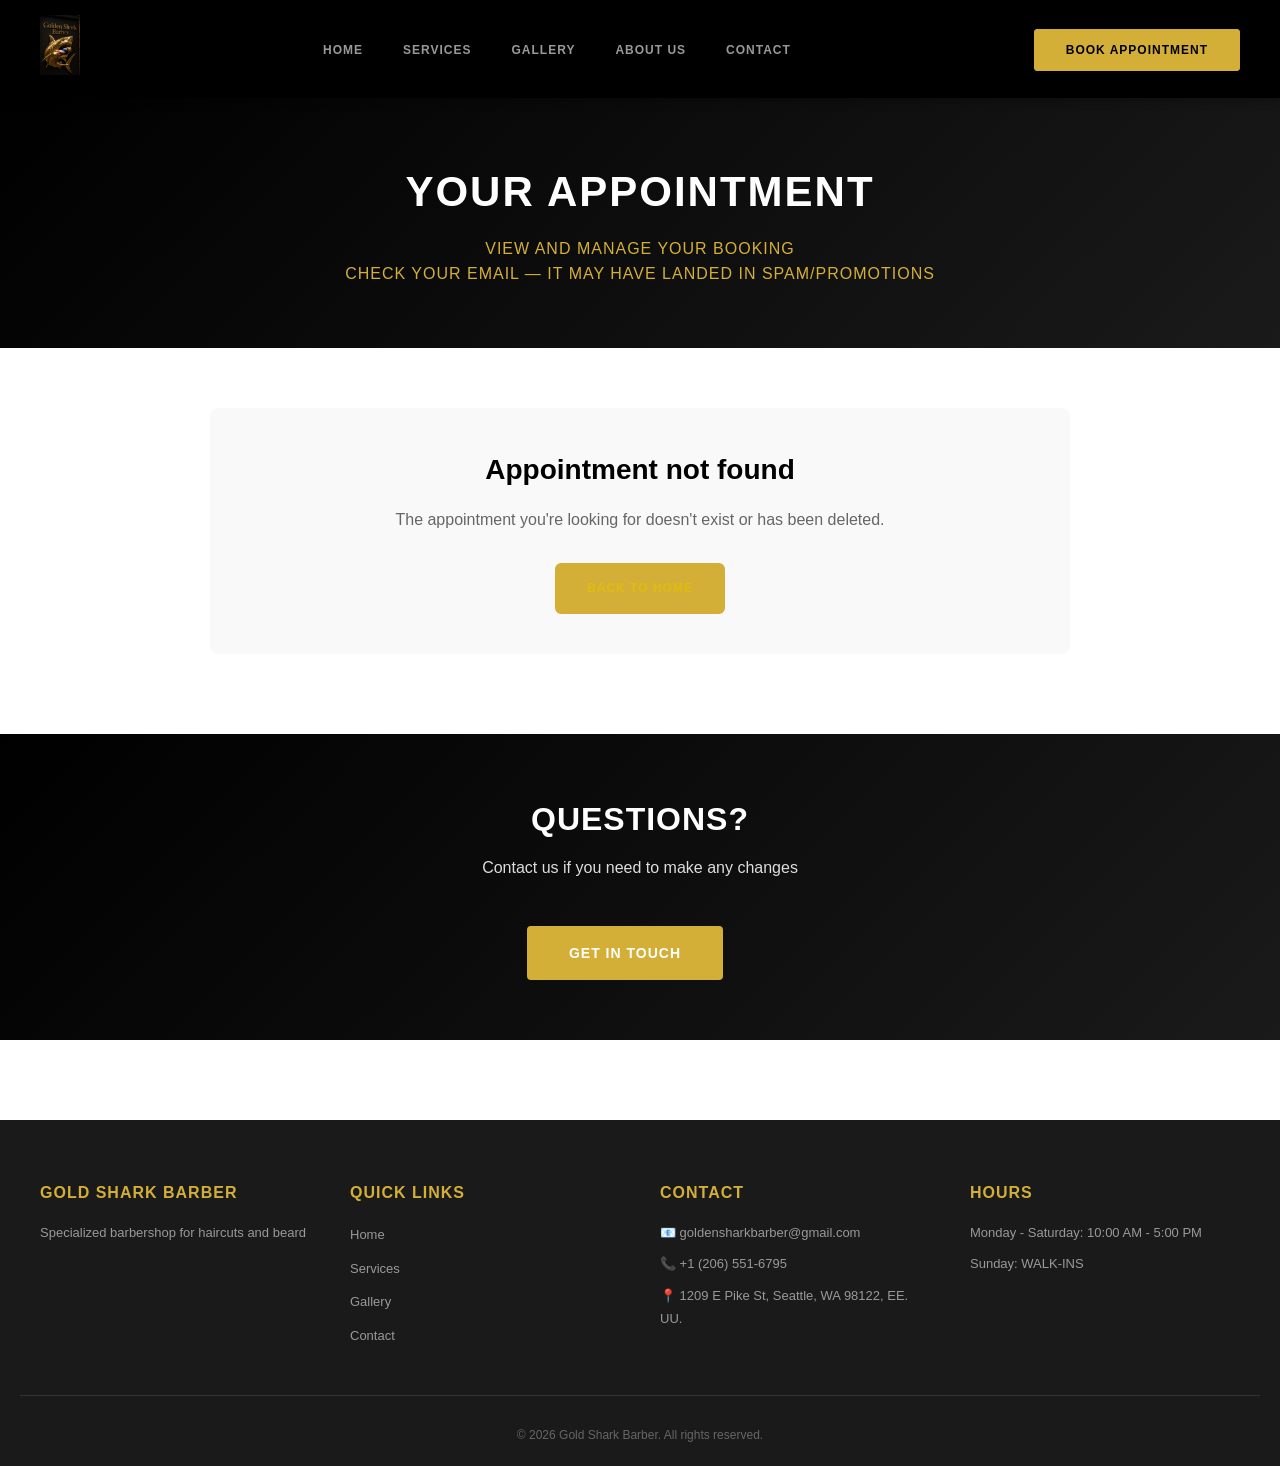
<file: backend/static/cita.html>
<!DOCTYPE html>
<html lang="en">
<head>
    <meta charset="UTF-8">
    <meta name="viewport" content="width=device-width, initial-scale=1.0">
    <title>Your Appointment - Golden Shark Barber Seattle</title>
    <meta name="description" content="View and manage your appointment at Golden Shark Barber in Seattle. Check service details, date, time, and barber information.">
    <meta name="robots" content="noindex, follow">
    <link rel="canonical" href="https://goldenbarbershop.online/cita.html">
    
    <!-- FAVICON -->
    <link rel="icon" type="image/x-icon" href="/favicon.ico">
    <link rel="apple-touch-icon" href="/favicon.ico">
    
    <link rel="stylesheet" href="css/main.css?v=1794868325">
    <link rel="stylesheet" href="css/cita.css?v=1794868325">
</head>
<body>
    <!-- NAVBAR -->
    <nav class="navbar">
        <div class="navbar-container">
            <div class="logo">
                <a href="https://goldenbarbershop.online/"><img src="images/logo.jpeg" alt="Gold Shark Barber Logo" class="logo-img"></a>

            </div>
            
            <button class="hamburger" id="hamburger">
                <span class="line">☰</span>
            </button>
            
            <ul class="nav-menu" id="navMenu">
                <li><a href="index.html">HOME</a></li>
                <li><a href="servicios.html">SERVICES</a></li>
                <li><a href="galeria.html">GALLERY</a></li>
                <li><a href="sobre-nosotros.html">ABOUT US</a></li>
                <li><a href="contacto.html">CONTACT</a></li>
            </ul>
            
            <div class="nav-buttons">
                <a href="professionals.html" class="btn-book">BOOK APPOINTMENT</a>
            </div>
        </div>
    </nav>

    <!-- HERO CIaTA -->
    <section class="hero-cita">
        <div>
            <h1>Your Appointment</h1>
            <p>View and manage your booking</p>
            <p >Check your email — it may have landed in Spam/Promotions</p>

            <p></p>
        </div>
    </section>

    <div class="cita-container">
        <!-- LOADING -->
        <div id="cargando">
            <p style="text-align: center; padding: 40px;">Loading appointment...</p>
        </div>

        <!-- CITA ENCONTRADA -->
        <div id="cita-encontrada" class="hidden">
            <div class="cita-grid">
                <!-- DETALLES -->
                <div class="cita-detalles">
                    <h2>Appointment Details</h2>
                    
                    <div class="detail-row">
                        <span class="label">Service:</span>
                        <span id="det-servicio" class="value"></span>
                    </div>
                    <div class="detail-row">
                        <span class="label">Date:</span>
                        <span id="det-fecha" class="value"></span>
                    </div>
                    <div class="detail-row">
                        <span class="label">Time:</span>
                        <span id="det-hora" class="value"></span>
                    </div>
                    <div class="detail-row">
                        <span class="label" id="label-barbero">Barber:</span>
                        <span class="value" id="det-barbero">Loading...</span>
                    </div>
                    <div class="detail-row">
                        <span class="label">Status:</span>
                        <span id="det-estado" class="value"></span>
                    </div>
                    <div class="detail-row">
                        <span class="label">Payment Method:</span>
                        <span id="det-metodoPago" class="value"></span>
                    </div>
                    <div class="detail-row">
                        <span class="label">Price:</span>
                        <span id="det-precio" class="value" style="font-weight: 600; color: #d4af37;">$<span id="det-precio-monto">0</span></span>
                    </div>
                    <div class="detail-row">
                        <span class="label">Name:</span>
                        <span id="det-nombre" class="value"></span>
                    </div>
                    <div class="detail-row">
                        <span class="label">Email:</span>
                        <span id="det-email" class="value"></span>
                    </div>
                    <div class="detail-row">
                        <span class="label">Phone:</span>
                        <span id="det-telefono" class="value"></span>
                    </div>
                    <div id="det-instrucciones-container" class="detail-row hidden">
                        <span class="label">Notes:</span>
                        <span id="det-instrucciones" class="value"></span>
                    </div>
                </div>

                <!-- MAPA -->
                <div class="cita-mapa">
                    <h3>📍 Our Location</h3>
                    <iframe src="https://www.google.com/maps/embed?pb=!1m18!1m12!1m3!1d2689.624942250285!2d-122.31617650000001!3d47.6139821!2m3!1f0!2f0!3f0!3m2!1i1024!2i768!4f13.1!3m3!1m2!1s0x54906b392c106ea5%3A0xc176baa8ca0faa84!2sGolden%20Shark%20Barber!5e0!3m2!1ses!2sgt!4v1785618898507!5m2!1ses!2sgt" width="600" height="450" style="border:0;" allowfullscreen="" loading="lazy" referrerpolicy="strict-origin-when-cross-origin"></iframe>
                </div>
            </div>
            
            <div class="cita-acciones">
                <a href="index.html" class="btn-accion primary">Back to Home</a>
                <button id="btn-cancelar" class="btn-accion danger" onclick="cancelarDesdeEnlace()">Cancel Appointment</button>
            </div>
        </div>

        <!-- NO ENCONTRADA -->
        <div id="cita-no-encontrada" class="hidden">
            <div class="error" style="text-align: center; margin: 60px 0; padding: 40px; background-color: #f9f9f9; border-radius: 8px;">
                <h2 style="color: #000; font-size: 28px; margin-bottom: 15px;">Appointment not found</h2>
                <p style="color: #666; font-size: 16px; margin-bottom: 30px;">The appointment you're looking for doesn't exist or has been deleted.</p>
                <a href="index.html" class="btn-accion primary" style="display: inline-block;">Back to Home</a>
            </div>
        </div>

        <!-- MODAL CANCELACIÓN -->
        <div id="modal" class="modal hidden">
            <div class="modal-content">
                <h3>Cancel Appointment?</h3>
                <p>This action cannot be undone. Are you sure?</p>
                <div class="modal-buttons">
                    <button class="modal-btn cancel" onclick="cerrarModal()">Keep It</button>
                    <button class="modal-btn confirm" onclick="confirmarCancelacion()">Cancel It</button>
                </div>
            </div>
        </div>
    </div>

    <!-- CTA -->
    <section class="cita-cta">
        <h2>Questions?</h2>
        <p>Contact us if you need to make any changes</p>
        <a href="contacto.html" class="btn-primary" style="color: white; text-decoration: none;">Get in Touch</a>
    </section>

    <!-- FOOTER -->
    <footer class="footer">
        <div class="footer-container">
            <div class="footer-section">
                <h4>Gold Shark Barber</h4>
                <p>Specialized barbershop for haircuts and beard</p>
            </div>
            
            <div class="footer-section">
                <h4>Quick Links</h4>
                <ul>
                    <li><a href="index.html">Home</a></li>
                    <li><a href="servicios.html">Services</a></li>
                    <li><a href="galeria.html">Gallery</a></li>
                    <li><a href="contacto.html">Contact</a></li>
                </ul>
            </div>
            
            <div class="footer-section">
                <h4>Contact</h4>
                <p>📧 goldensharkbarber@gmail.com</p>
                <p>📞 +1 (206) 551-6795</p>
                <p>📍 1209 E Pike St, Seattle, WA 98122, EE. UU.</p>
            </div>
            
            <div class="footer-section">
                <h4>Hours</h4>
                <p>Monday - Saturday: 10:00 AM - 5:00 PM</p>
                <p>Sunday: WALK-INS</p>
            </div>
        </div>
        
        <div class="footer-bottom">
            <p>&copy; 2026 Gold Shark Barber. All rights reserved.</p>
        </div>
    </footer>

    <script src="js/navbar.js?v=1794868325"></script>
    <script src="js/cita.js?v=1794868325"></script>
</body>
</html>
</file>
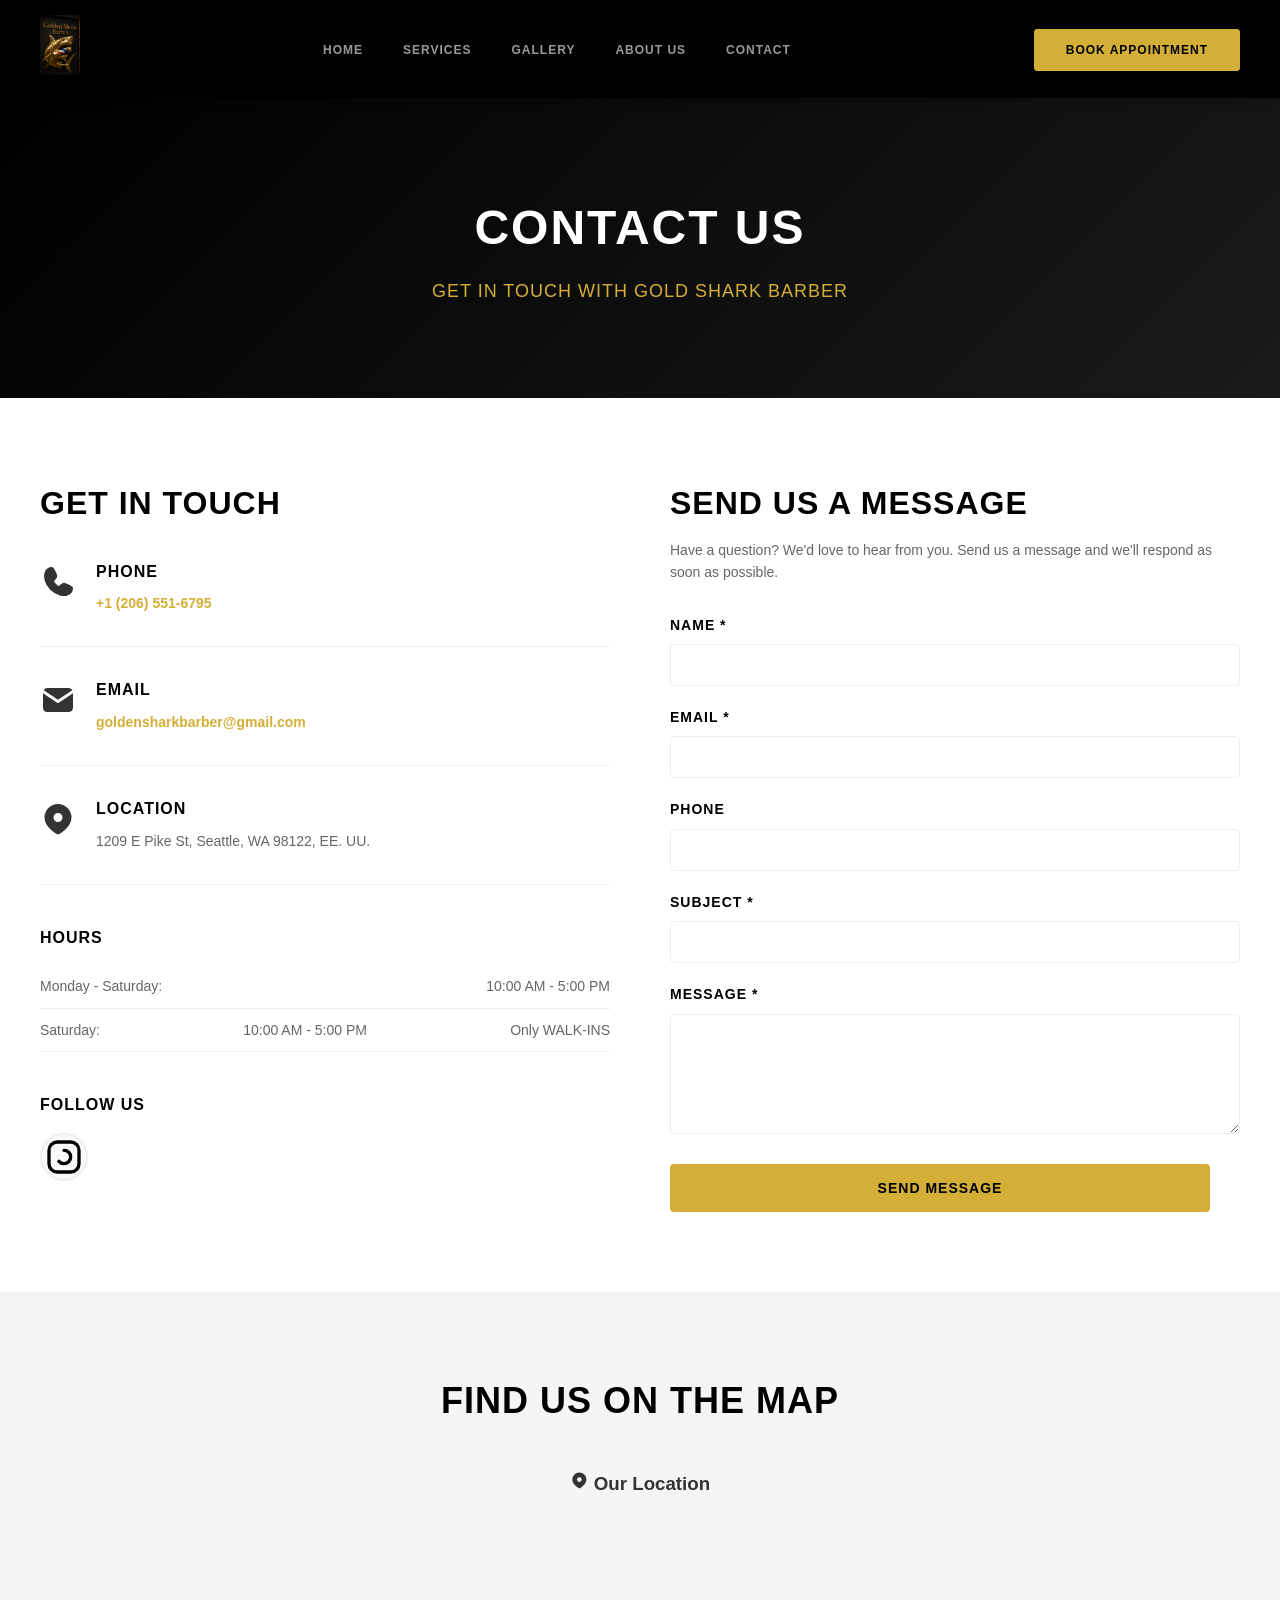
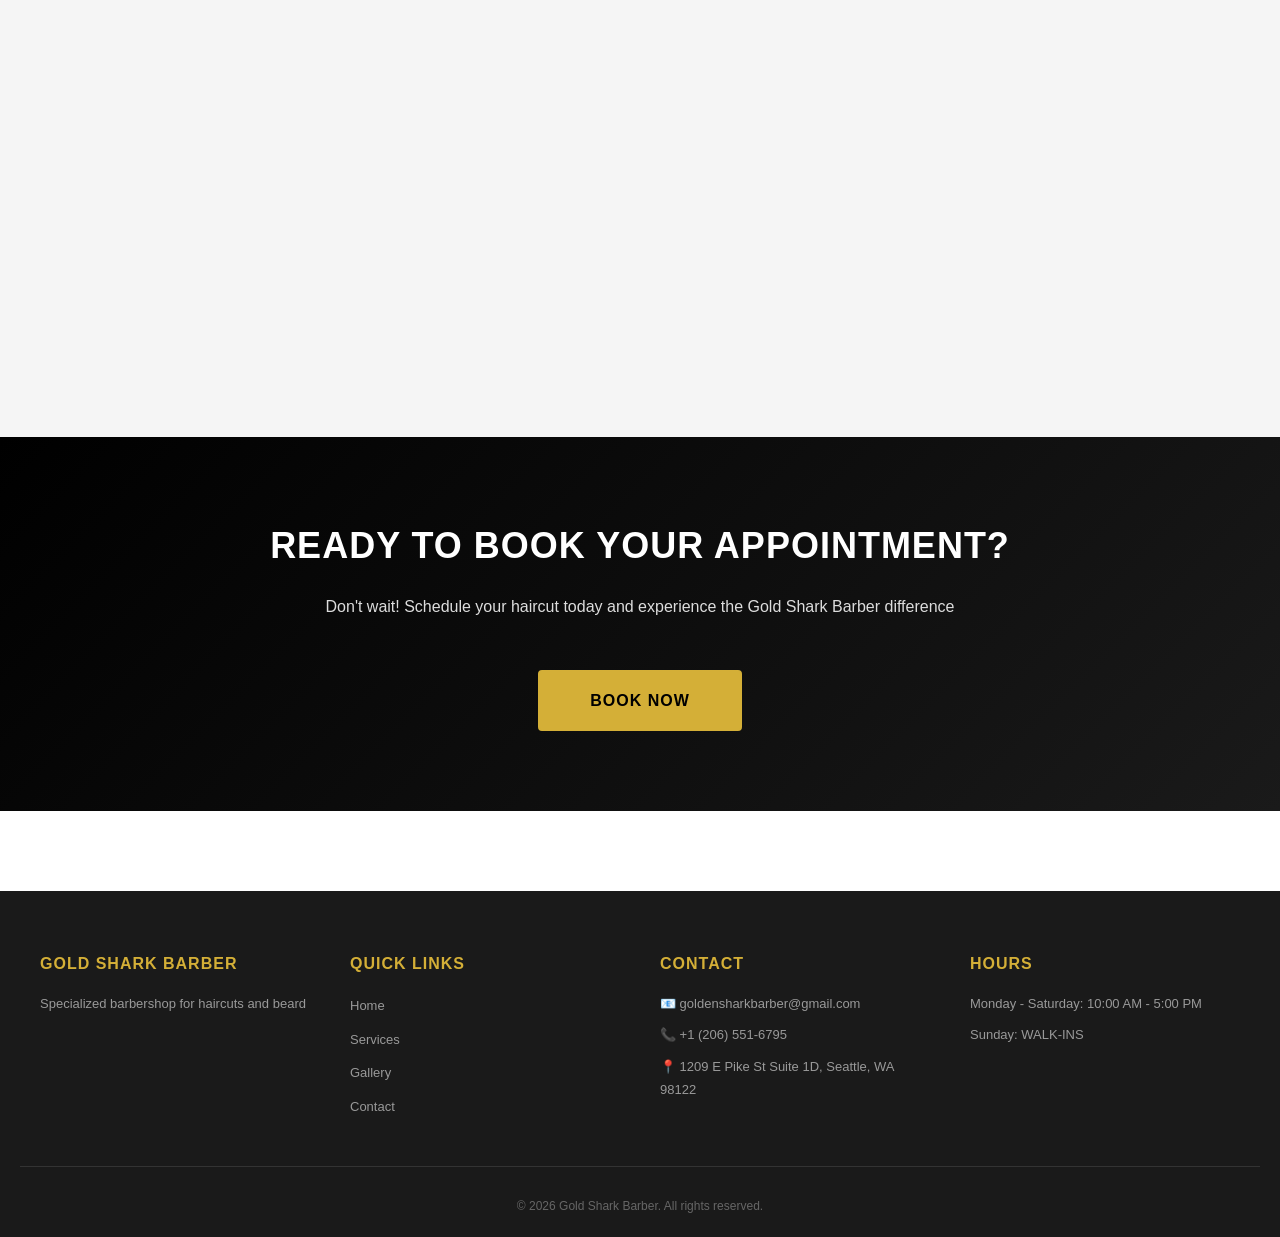
<file: backend/static/contacto.html>
<!DOCTYPE html>
<html lang="en">
<head>
    <meta charset="UTF-8">
    <meta name="viewport" content="width=device-width, initial-scale=1.0">
    <title>Contact - Gold Shark Barber</title>
    <!-- ✨ FAVICON ✨ -->
    <link rel="icon" type="image/x-icon" href="/favicon.ico">
    <link rel="apple-touch-icon" href="/favicon.ico">
    
    <link rel="stylesheet" href="css/main.css?v=1794868325">
    <link rel="stylesheet" href="css/contacto.css?v=1794868325">
</head>
<body>
<!-- NAVBAR -->
    <nav class="navbar">
        <div class="navbar-container">
            <div class="logo">
                <a href="https://goldenbarbershop.online/"><img src="images/logo.jpeg" alt="Gold Shark Barber Logo" class="logo-img"></a>
            </div>
            
            <button class="hamburger" id="hamburger">
                <span class="line">☰</span>
            </button>
            
            <ul class="nav-menu" id="navMenu">
                <li><a href="index.html" class="active">HOME</a></li>
                <li><a href="servicios.html">SERVICES</a></li>
                <li><a href="galeria.html">GALLERY</a></li>
                <li><a href="sobre-nosotros.html">ABOUT US</a></li>
                <li><a href="contacto.html">CONTACT</a></li>
            </ul>
            
            <div class="nav-buttons">
                <a href="professionals.html" class="btn-book">BOOK APPOINTMENT</a>
            </div>
        </div>
    </nav>
    <!-- HERO SECTION -->
    <section class="hero-contacto">
        <div class="hero-content">
            <h1>Contact Us</h1>
            <p>Get in touch with Gold Shark Barber</p>
        </div>
    </section>

    <!-- CONTENIDO PRINCIPAL -->
    <section class="contacto-main">
        <div class="contacto-grid">
            <!-- INFORMACIÓN DE CONTACTO -->
            <div class="contacto-info">
                <h2>Get In Touch</h2>
                
                <div class="info-item">
                    <div class="info-icon">
                        <svg xmlns="http://www.w3.org/2000/svg" width="1em" height="1em" viewBox="0 0 24 24"><title xmlns="">phone-filled</title><path fill="currentColor" fill-opacity="0" stroke="currentColor" stroke-dasharray="62" stroke-linecap="round" stroke-linejoin="round" stroke-width="2" d="M8 3c0.5 0 2.5 4.5 2.5 5c0 1 -1.5 2 -2 3c-0.5 1 0.5 2 1.5 3c0.39 0.39 2 2 3 1.5c1 -0.5 2 -2 3 -2c0.5 0 5 2 5 2.5c0 2 -1.5 3.5 -3 4c-1.5 0.5 -2.5 0.5 -4.5 0c-2 -0.5 -3.5 -1 -6 -3.5c-2.5 -2.5 -3 -4 -3.5 -6c-0.5 -2 -0.5 -3 0 -4.5c0.5 -1.5 2 -3 4 -3Z"><animate fill="freeze" attributeName="stroke-dashoffset" dur="0.6s" values="62;0"/><animate fill="freeze" attributeName="fill-opacity" begin="0.7s" dur="0.4s" to="1"/></path></svg>
                    </div>
                    <div class="info-content">
                        <h3>Phone</h3>
                        <p><a href="tel:+50240080481">+1 (206) 551-6795</a></p>
                    </div>
                </div>

                <div class="info-item">
                    <div class="info-icon">
                        <svg xmlns="http://www.w3.org/2000/svg" width="1em" height="1em" viewBox="0 0 24 24"><title xmlns="">mail-filled</title><g fill="currentColor"><path d="M22 7.535V17a3 3 0 0 1-2.824 2.995L19 20H5a3 3 0 0 1-2.995-2.824L2 17V7.535l9.445 6.297l.116.066a1 1 0 0 0 .878 0l.116-.066z"/><path d="M19 4c1.08 0 2.027.57 2.555 1.427L12 11.797l-9.555-6.37a3 3 0 0 1 2.354-1.42L5 4z"/></g></svg>
                    </div>
                    <div class="info-content">
                        <h3>Email</h3>
                        <p><a href="mailto:info@goldsharkbarber.com">goldensharkbarber@gmail.com</a></p>
                    </div>
                </div>

                <div class="info-item">
                    <div class="info-icon">
                        <svg xmlns="http://www.w3.org/2000/svg" width="1em" height="1em" viewBox="0 0 24 24"><title xmlns="">location-fill</title><g fill="none"><path d="m12.593 23.258l-.011.002l-.071.035l-.02.004l-.014-.004l-.071-.035q-.016-.005-.024.005l-.004.01l-.017.428l.005.02l.01.013l.104.074l.015.004l.012-.004l.104-.074l.012-.016l.004-.017l-.017-.427q-.004-.016-.017-.018m.265-.113l-.013.002l-.185.093l-.01.01l-.003.011l.018.43l.005.012l.008.007l.201.093q.019.005.029-.008l.004-.014l-.034-.614q-.005-.018-.02-.022m-.715.002a.02.02 0 0 0-.027.006l-.006.014l-.034.614q.001.018.017.024l.015-.002l.201-.093l.01-.008l.004-.011l.017-.43l-.003-.012l-.01-.01z"/><path fill="currentColor" d="M12 2a9 9 0 0 1 9 9c0 3.074-1.676 5.59-3.442 7.395a20.4 20.4 0 0 1-2.876 2.416l-.426.29l-.2.133l-.377.24l-.336.205l-.416.242a1.87 1.87 0 0 1-1.854 0l-.416-.242l-.52-.32l-.192-.125l-.41-.273a20.6 20.6 0 0 1-3.093-2.566C4.676 16.589 3 14.074 3 11a9 9 0 0 1 9-9m0 6a3 3 0 1 0 0 6a3 3 0 0 0 0-6"/></g></svg>
                    </div>
                    <div class="info-content">
                        <h3>Location</h3>
                        <p>1209 E Pike St, Seattle, WA 98122, EE. UU.</p>
                    </div>
                </div>

                <div class="horario">
                    <h3>Hours</h3>
                    <div class="horario-item">
                        <span>Monday - Saturday:</span>
                        <span>10:00 AM - 5:00 PM</span>
                    </div>
                    <div class="horario-item">
                        <span>Saturday:</span>
                        <span>10:00 AM - 5:00 PM</span>
                        <spam>Only WALK-INS</spam>

                    </div>
        
                </div>

                <div class="redes-sociales">
                    <h3>Follow Us</h3>
                    <div class="social-links">
                        <a href="https://www.instagram.com/golden_sharkb?igsh=MW9kanFrZ2Q1eXhjdQ%3D%3D" class="social-link" title="Instagram">
                            <img src="images/instagram.svg" alt="Instagram" style="width: 40px; height: 40px;">
                        </a>
                    </div>
                </div>
            </div>

            <!-- FORMULARIO DE CONTACTO -->
            <div class="contacto-form-container">
                <h2>Send us a Message</h2>
                <p>Have a question? We'd love to hear from you. Send us a message and we'll respond as soon as possible.</p>
                
                <form class="contacto-form" id="formularioContacto">
                    <div class="form-group">
                        <label for="nombre">Name *</label>
                        <input type="text" id="nombre" name="nombre" required>
                    </div>

                    <div class="form-group">
                        <label for="email">Email *</label>
                        <input type="email" id="email" name="email" required>
                    </div>

                    <div class="form-group">
                        <label for="telefono">Phone</label>
                        <input type="tel" id="telefono" name="telefono">
                    </div>

                    <div class="form-group">
                        <label for="asunto">Subject *</label>
                        <input type="text" id="asunto" name="asunto" required>
                    </div>

                    <div class="form-group">
                        <label for="mensaje">Message *</label>
                        <textarea id="mensaje" name="mensaje" rows="5" required></textarea>
                    </div>

                    <button type="submit" class="btn-primary">Send Message</button>
                </form>

                <div id="formularioMensaje" class="formulario-mensaje" style="display: none;"></div>
            </div>
        </div>
    </section>

    <!-- MAPA -->
    <section class="contacto-mapa">
        <h2>Find Us On The Map</h2>
        <div class="mapa-container">
            <div class="cita-mapa">
                    <h3>                        <svg xmlns="http://www.w3.org/2000/svg" width="1em" height="1em" viewBox="0 0 24 24"><title xmlns="">location-fill</title><g fill="none"><path d="m12.593 23.258l-.011.002l-.071.035l-.02.004l-.014-.004l-.071-.035q-.016-.005-.024.005l-.004.01l-.017.428l.005.02l.01.013l.104.074l.015.004l.012-.004l.104-.074l.012-.016l.004-.017l-.017-.427q-.004-.016-.017-.018m.265-.113l-.013.002l-.185.093l-.01.01l-.003.011l.018.43l.005.012l.008.007l.201.093q.019.005.029-.008l.004-.014l-.034-.614q-.005-.018-.02-.022m-.715.002a.02.02 0 0 0-.027.006l-.006.014l-.034.614q.001.018.017.024l.015-.002l.201-.093l.01-.008l.004-.011l.017-.43l-.003-.012l-.01-.01z"/><path fill="currentColor" d="M12 2a9 9 0 0 1 9 9c0 3.074-1.676 5.59-3.442 7.395a20.4 20.4 0 0 1-2.876 2.416l-.426.29l-.2.133l-.377.24l-.336.205l-.416.242a1.87 1.87 0 0 1-1.854 0l-.416-.242l-.52-.32l-.192-.125l-.41-.273a20.6 20.6 0 0 1-3.093-2.566C4.676 16.589 3 14.074 3 11a9 9 0 0 1 9-9m0 6a3 3 0 1 0 0 6a3 3 0 0 0 0-6"/></g></svg>
 Our Location</h3>
            <iframe src="https://www.google.com/maps/embed?pb=!1m18!1m12!1m3!1d2689.624942250285!2d-122.31617650000001!3d47.6139821!2m3!1f0!2f0!3f0!3m2!1i1024!2i768!4f13.1!3m3!1m2!1s0x54906b392c106ea5%3A0xc176baa8ca0faa84!2sGolden%20Shark%20Barber!5e0!3m2!1ses!2sgt!4v1785618898507!5m2!1ses!2sgt" width="600" height="450" style="border:0;" allowfullscreen="" loading="lazy" referrerpolicy="strict-origin-when-cross-origin"></iframe>
            </div>
        </div>
    </section>

    <!-- CTA -->
    <section class="cta-contacto">
        <h2>Ready to book your appointment?</h2>
        <p>Don't wait! Schedule your haircut today and experience the Gold Shark Barber difference</p>
        <a href="professionals.html" class="btn-primary-large">Book Now</a>
    </section>

    <!-- FOOTER -->
    <footer class="footer">
        <div class="footer-container">
            <div class="footer-section">
                <h4>Gold Shark Barber</h4>
                <p>Specialized barbershop for haircuts and beard</p>
            </div>
            
            <div class="footer-section">
                <h4>Quick Links</h4>
                <ul>
                    <li><a href="index.html">Home</a></li>
                    <li><a href="servicios.html">Services</a></li>
                    <li><a href="galeria.html">Gallery</a></li>
                    <li><a href="contacto.html">Contact</a></li>
                </ul>
            </div>
            
            <div class="footer-section">
                <h4>Contact</h4>
                <p>📧 goldensharkbarber@gmail.com</p>
                <p>📞 +1 (206) 551-6795</p>
                <p>📍 1209 E Pike St Suite 1D, Seattle, WA 98122</p>
            </div>
            
            <div class="footer-section">
                <h4>Hours</h4>
                <p>Monday - Saturday: 10:00 AM - 5:00 PM</p>
                <p>Sunday: WALK-INS</p>
            </div>
        </div>
        
        <div class="footer-bottom">
            <p>&copy; 2026 Gold Shark Barber. All rights reserved.</p>
        </div>
    </footer>

    <script src="js/contacto.js?v=1794868325"></script>
    <script src="js/navbar.js?v=1794868325"></script>

</body>
</html>
</file>
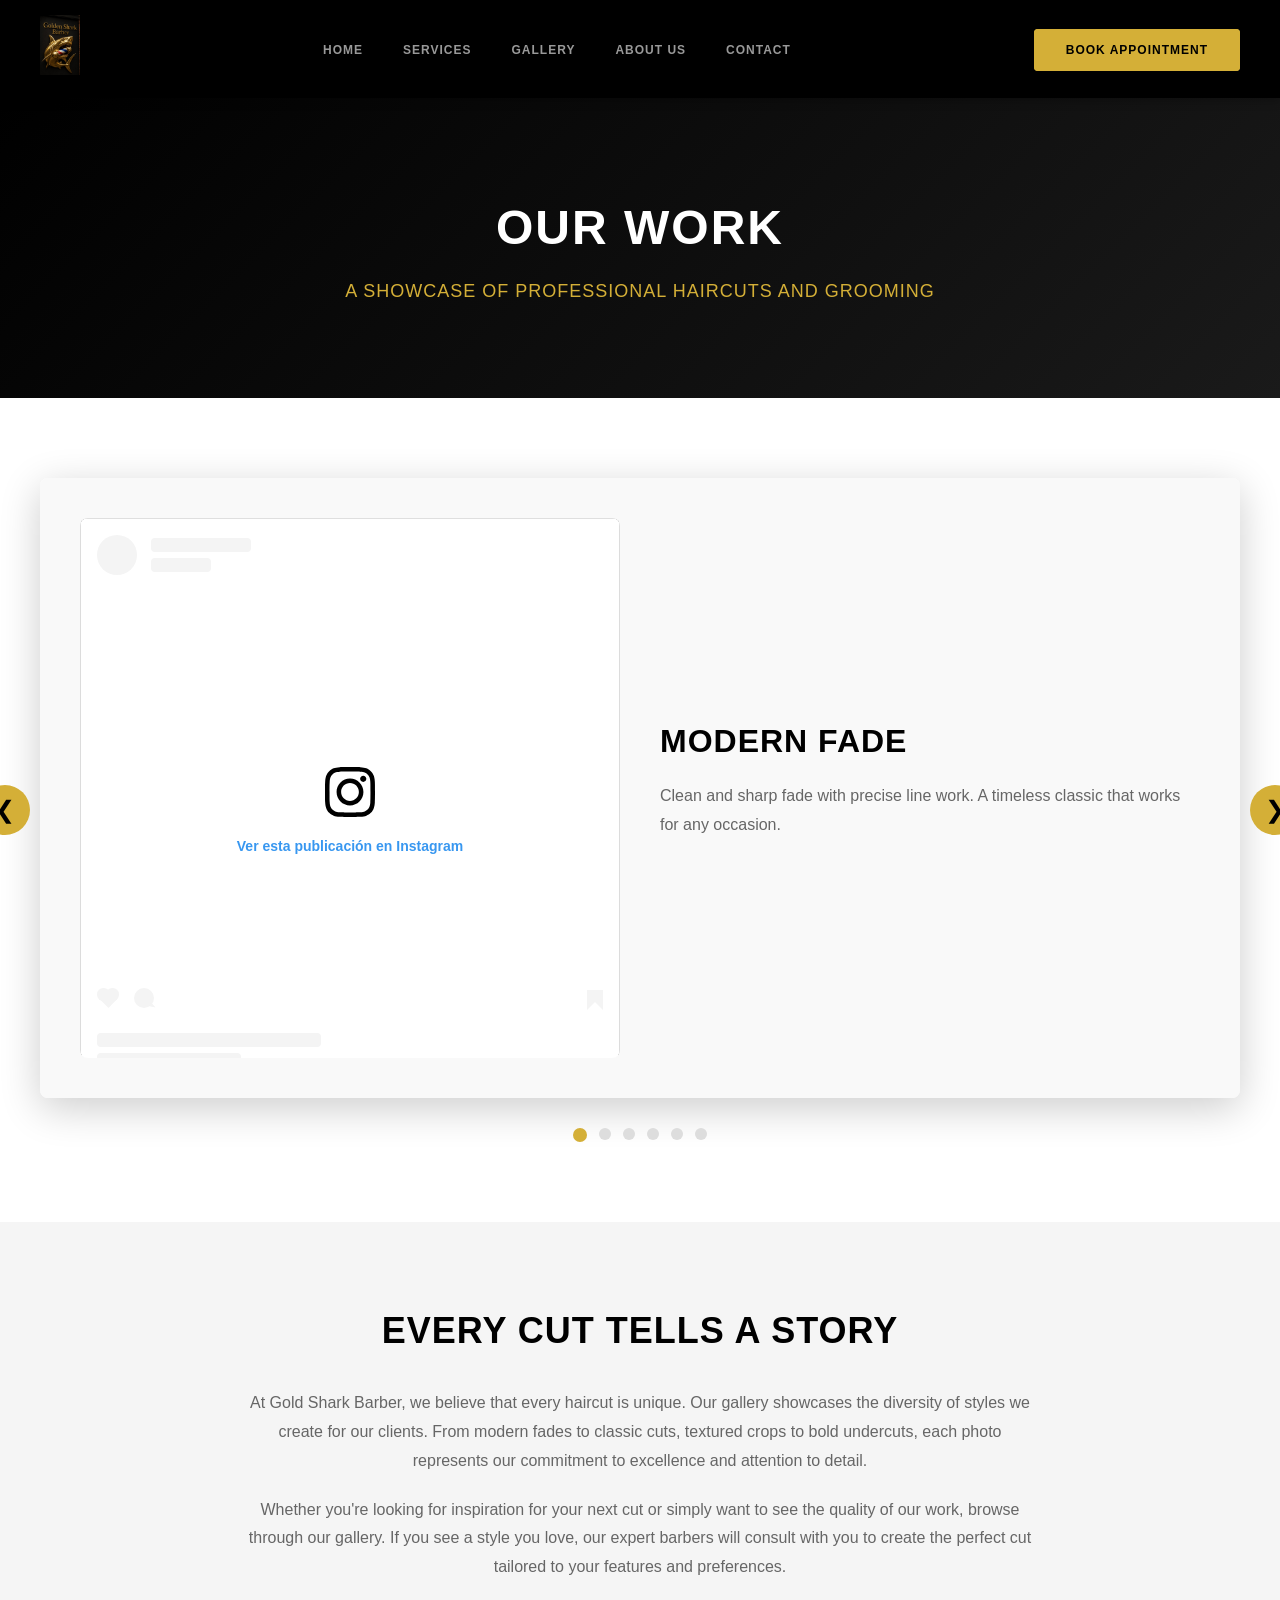
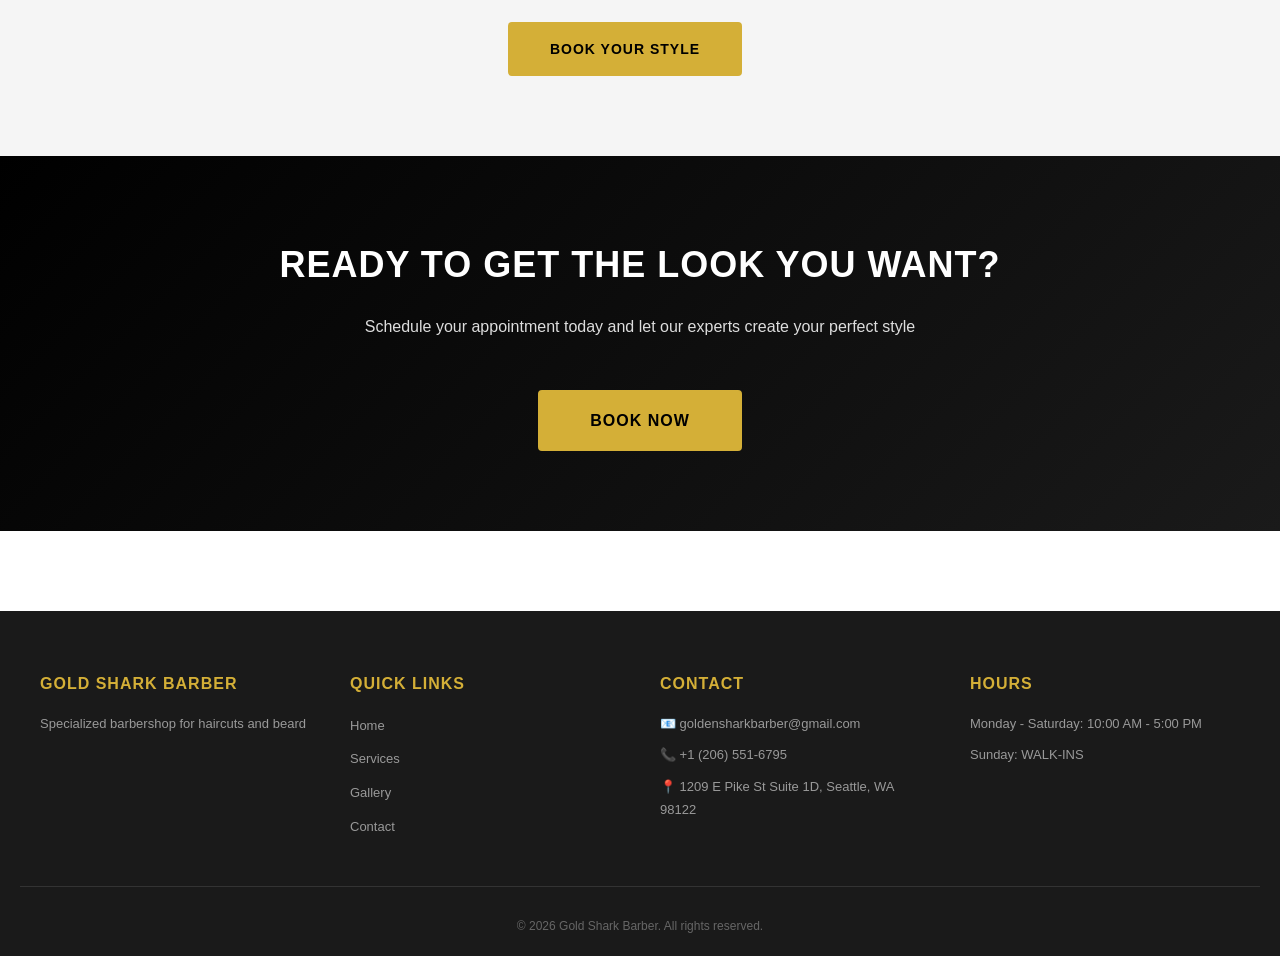
<file: backend/static/galeria.html>
<!DOCTYPE html>
<html lang="en">
<head>
    <meta charset="UTF-8">
    <meta name="viewport" content="width=device-width, initial-scale=1.0">
    <title>Gallery - Gold Shark Barber</title>
    <link rel="stylesheet" href="css/main.css?v=1794868325">
    <!-- ✨ FAVICON ✨ -->
    <link rel="icon" type="image/x-icon" href="/favicon.ico">
    <link rel="apple-touch-icon" href="/favicon.ico">

    <link rel="stylesheet" href="css/galeria.css?v=1794868325">
</head>
<body>
<!-- NAVBAR -->
    <nav class="navbar">
        <div class="navbar-container">
            <div class="logo">
                <a href="https://goldenbarbershop.online/"><img src="images/logo.jpeg" alt="Gold Shark Barber Logo" class="logo-img"></a>

            </div>
            
            <button class="hamburger" id="hamburger">
                <span class="line">☰</span>
            </button>
            
            <ul class="nav-menu" id="navMenu">
                <li><a href="index.html" class="active">HOME</a></li>
                <li><a href="servicios.html">SERVICES</a></li>
                <li><a href="galeria.html">GALLERY</a></li>
                <li><a href="sobre-nosotros.html">ABOUT US</a></li>
                <li><a href="contacto.html">CONTACT</a></li>
            </ul>
            
            <div class="nav-buttons">
                <a href="professionals.html" class="btn-book">BOOK APPOINTMENT</a>
            </div>
        </div>
    </nav>
    <!-- HERO SECTION -->
    <section class="hero-galeria">
        <div class="hero-content">
            <h1>Our Work</h1>
            <p>A showcase of professional haircuts and grooming</p>
        </div>
    </section>

    <!-- GALERÍA CON CARRUSEL -->
    <section class="galeria-carrusel">
        <div class="carrusel-container">
            <div class="carrusel">
                <div class="slide">
                    <div class="slide-image">
                        <blockquote class="instagram-media" data-instgrm-permalink="https://www.instagram.com/p/DWPqyQSgYuD/?utm_source=ig_embed&amp;utm_campaign=loading" data-instgrm-version="14" style=" background:#FFF; border:0; border-radius:3px; box-shadow:0 0 1px 0 rgba(0,0,0,0.5),0 1px 10px 0 rgba(0,0,0,0.15); margin: 1px; max-width:540px; min-width:326px; padding:0; width:99.375%; width:-webkit-calc(100% - 2px); width:calc(100% - 2px);"><div style="padding:16px;"> <a href="https://www.instagram.com/p/DWPqyQSgYuD/?utm_source=ig_embed&amp;utm_campaign=loading" style=" background:#FFFFFF; line-height:0; padding:0 0; text-align:center; text-decoration:none; width:100%;" target="_blank"> <div style=" display: flex; flex-direction: row; align-items: center;"> <div style="background-color: #F4F4F4; border-radius: 50%; flex-grow: 0; height: 40px; margin-right: 14px; width: 40px;"></div> <div style="display: flex; flex-direction: column; flex-grow: 1; justify-content: center;"> <div style=" background-color: #F4F4F4; border-radius: 4px; flex-grow: 0; height: 14px; margin-bottom: 6px; width: 100px;"></div> <div style=" background-color: #F4F4F4; border-radius: 4px; flex-grow: 0; height: 14px; width: 60px;"></div></div></div><div style="padding: 19% 0;"></div> <div style="display:block; height:50px; margin:0 auto 12px; width:50px;"><svg width="50px" height="50px" viewBox="0 0 60 60" version="1.1" xmlns="https://www.w3.org/2000/svg" xmlns:xlink="https://www.w3.org/1999/xlink"><g stroke="none" stroke-width="1" fill="none" fill-rule="evenodd"><g transform="translate(-511.000000, -20.000000)" fill="#000000"><g><path d="M556.869,30.41 C554.814,30.41 553.148,32.076 553.148,34.131 C553.148,36.186 554.814,37.852 556.869,37.852 C558.924,37.852 560.59,36.186 560.59,34.131 C560.59,32.076 558.924,30.41 556.869,30.41 M541,60.657 C535.114,60.657 530.342,55.887 530.342,50 C530.342,44.114 535.114,39.342 541,39.342 C546.887,39.342 551.658,44.114 551.658,50 C551.658,55.887 546.887,60.657 541,60.657 M541,33.886 C532.1,33.886 524.886,41.1 524.886,50 C524.886,58.899 532.1,66.113 541,66.113 C549.9,66.113 557.115,58.899 557.115,50 C557.115,41.1 549.9,33.886 541,33.886 M565.378,62.101 C565.244,65.022 564.756,66.606 564.346,67.663 C563.803,69.06 563.154,70.057 562.106,71.106 C561.058,72.155 560.06,72.803 558.662,73.347 C557.607,73.757 556.021,74.244 553.102,74.378 C549.944,74.521 548.997,74.552 541,74.552 C533.003,74.552 532.056,74.521 528.898,74.378 C525.979,74.244 524.393,73.757 523.338,73.347 C521.94,72.803 520.942,72.155 519.894,71.106 C518.846,70.057 518.197,69.06 517.654,67.663 C517.244,66.606 516.755,65.022 516.623,62.101 C516.479,58.943 516.448,57.996 516.448,50 C516.448,42.003 516.479,41.056 516.623,37.899 C516.755,34.978 517.244,33.391 517.654,32.338 C518.197,30.938 518.846,29.942 519.894,28.894 C520.942,27.846 521.94,27.196 523.338,26.654 C524.393,26.244 525.979,25.756 528.898,25.623 C532.057,25.479 533.004,25.448 541,25.448 C548.997,25.448 549.943,25.479 553.102,25.623 C556.021,25.756 557.607,26.244 558.662,26.654 C560.06,27.196 561.058,27.846 562.106,28.894 C563.154,29.942 563.803,30.938 564.346,32.338 C564.756,33.391 565.244,34.978 565.378,37.899 C565.522,41.056 565.552,42.003 565.552,50 C565.552,57.996 565.522,58.943 565.378,62.101 M570.82,37.631 C570.674,34.438 570.167,32.258 569.425,30.349 C568.659,28.377 567.633,26.702 565.965,25.035 C564.297,23.368 562.623,22.342 560.652,21.575 C558.743,20.834 556.562,20.326 553.369,20.18 C550.169,20.033 549.148,20 541,20 C532.853,20 531.831,20.033 528.631,20.18 C525.438,20.326 523.257,20.834 521.349,21.575 C519.376,22.342 517.703,23.368 516.035,25.035 C514.368,26.702 513.342,28.377 512.574,30.349 C511.834,32.258 511.326,34.438 511.181,37.631 C511.035,40.831 511,41.851 511,50 C511,58.147 511.035,59.17 511.181,62.369 C511.326,65.562 511.834,67.743 512.574,69.651 C513.342,71.625 514.368,73.296 516.035,74.965 C517.703,76.634 519.376,77.658 521.349,78.425 C523.257,79.167 525.438,79.673 528.631,79.82 C531.831,79.965 532.853,80.001 541,80.001 C549.148,80.001 550.169,79.965 553.369,79.82 C556.562,79.673 558.743,79.167 560.652,78.425 C562.623,77.658 564.297,76.634 565.965,74.965 C567.633,73.296 568.659,71.625 569.425,69.651 C570.167,67.743 570.674,65.562 570.82,62.369 C570.966,59.17 571,58.147 571,50 C571,41.851 570.966,40.831 570.82,37.631"></path></g></g></g></svg></div><div style="padding-top: 8px;"> <div style=" color:#3897f0; font-family:Arial,sans-serif; font-size:14px; font-style:normal; font-weight:550; line-height:18px;">Ver esta publicación en Instagram</div></div><div style="padding: 12.5% 0;"></div> <div style="display: flex; flex-direction: row; margin-bottom: 14px; align-items: center;"><div> <div style="background-color: #F4F4F4; border-radius: 50%; height: 12.5px; width: 12.5px; transform: translateX(0px) translateY(7px);"></div> <div style="background-color: #F4F4F4; height: 12.5px; transform: rotate(-45deg) translateX(3px) translateY(1px); width: 12.5px; flex-grow: 0; margin-right: 14px; margin-left: 2px;"></div> <div style="background-color: #F4F4F4; border-radius: 50%; height: 12.5px; width: 12.5px; transform: translateX(9px) translateY(-18px);"></div></div><div style="margin-left: 8px;"> <div style=" background-color: #F4F4F4; border-radius: 50%; flex-grow: 0; height: 20px; width: 20px;"></div> <div style=" width: 0; height: 0; border-top: 2px solid transparent; border-left: 6px solid #f4f4f4; border-bottom: 2px solid transparent; transform: translateX(16px) translateY(-4px) rotate(30deg)"></div></div><div style="margin-left: auto;"> <div style=" width: 0px; border-top: 8px solid #F4F4F4; border-right: 8px solid transparent; transform: translateY(16px);"></div> <div style=" background-color: #F4F4F4; flex-grow: 0; height: 12px; width: 16px; transform: translateY(-4px);"></div> <div style=" width: 0; height: 0; border-top: 8px solid #F4F4F4; border-left: 8px solid transparent; transform: translateY(-4px) translateX(8px);"></div></div></div> <div style="display: flex; flex-direction: column; flex-grow: 1; justify-content: center; margin-bottom: 24px;"> <div style=" background-color: #F4F4F4; border-radius: 4px; flex-grow: 0; height: 14px; margin-bottom: 6px; width: 224px;"></div> <div style=" background-color: #F4F4F4; border-radius: 4px; flex-grow: 0; height: 14px; width: 144px;"></div></div></a><p style=" color:#c9c8cd; font-family:Arial,sans-serif; font-size:14px; line-height:17px; margin-bottom:0; margin-top:8px; overflow:hidden; padding:8px 0 7px; text-align:center; text-overflow:ellipsis; white-space:nowrap;"><a href="https://www.instagram.com/p/DWPqyQSgYuD/?utm_source=ig_embed&amp;utm_campaign=loading" style=" color:#c9c8cd; font-family:Arial,sans-serif; font-size:14px; font-style:normal; font-weight:normal; line-height:17px; text-decoration:none;" target="_blank">Una publicación compartida por GOLDEN SHARK BARBER 💈 (@golden_sharkb)</a></p></div></blockquote>
                        <script async src="//www.instagram.com/embed.js"></script>
                    </div>
                    <div class="slide-info">
                        <h3>Modern Fade</h3>
                        <p>Clean and sharp fade with precise line work. A timeless classic that works for any occasion.</p>
                    </div>
                </div>

                <div class="slide">
                    <div class="slide-image">
                        <blockquote class="instagram-media" data-instgrm-captioned data-instgrm-permalink="https://www.instagram.com/reel/DXijX-YAqEn/?utm_source=ig_embed&amp;utm_campaign=loading" data-instgrm-version="14" style=" background:#FFF; border:0; border-radius:3px; box-shadow:0 0 1px 0 rgba(0,0,0,0.5),0 1px 10px 0 rgba(0,0,0,0.15); margin: 1px; max-width:540px; min-width:326px; padding:0; width:99.375%; width:-webkit-calc(100% - 2px); width:calc(100% - 2px);"><div style="padding:16px;"> <a href="https://www.instagram.com/reel/DXijX-YAqEn/?utm_source=ig_embed&amp;utm_campaign=loading" style=" background:#FFFFFF; line-height:0; padding:0 0; text-align:center; text-decoration:none; width:100%;" target="_blank"> <div style=" display: flex; flex-direction: row; align-items: center;"> <div style="background-color: #F4F4F4; border-radius: 50%; flex-grow: 0; height: 40px; margin-right: 14px; width: 40px;"></div> <div style="display: flex; flex-direction: column; flex-grow: 1; justify-content: center;"> <div style=" background-color: #F4F4F4; border-radius: 4px; flex-grow: 0; height: 14px; margin-bottom: 6px; width: 100px;"></div> <div style=" background-color: #F4F4F4; border-radius: 4px; flex-grow: 0; height: 14px; width: 60px;"></div></div></div><div style="padding: 19% 0;"></div> <div style="display:block; height:50px; margin:0 auto 12px; width:50px;"><svg width="50px" height="50px" viewBox="0 0 60 60" version="1.1" xmlns="https://www.w3.org/2000/svg" xmlns:xlink="https://www.w3.org/1999/xlink"><g stroke="none" stroke-width="1" fill="none" fill-rule="evenodd"><g transform="translate(-511.000000, -20.000000)" fill="#000000"><g><path d="M556.869,30.41 C554.814,30.41 553.148,32.076 553.148,34.131 C553.148,36.186 554.814,37.852 556.869,37.852 C558.924,37.852 560.59,36.186 560.59,34.131 C560.59,32.076 558.924,30.41 556.869,30.41 M541,60.657 C535.114,60.657 530.342,55.887 530.342,50 C530.342,44.114 535.114,39.342 541,39.342 C546.887,39.342 551.658,44.114 551.658,50 C551.658,55.887 546.887,60.657 541,60.657 M541,33.886 C532.1,33.886 524.886,41.1 524.886,50 C524.886,58.899 532.1,66.113 541,66.113 C549.9,66.113 557.115,58.899 557.115,50 C557.115,41.1 549.9,33.886 541,33.886 M565.378,62.101 C565.244,65.022 564.756,66.606 564.346,67.663 C563.803,69.06 563.154,70.057 562.106,71.106 C561.058,72.155 560.06,72.803 558.662,73.347 C557.607,73.757 556.021,74.244 553.102,74.378 C549.944,74.521 548.997,74.552 541,74.552 C533.003,74.552 532.056,74.521 528.898,74.378 C525.979,74.244 524.393,73.757 523.338,73.347 C521.94,72.803 520.942,72.155 519.894,71.106 C518.846,70.057 518.197,69.06 517.654,67.663 C517.244,66.606 516.755,65.022 516.623,62.101 C516.479,58.943 516.448,57.996 516.448,50 C516.448,42.003 516.479,41.056 516.623,37.899 C516.755,34.978 517.244,33.391 517.654,32.338 C518.197,30.938 518.846,29.942 519.894,28.894 C520.942,27.846 521.94,27.196 523.338,26.654 C524.393,26.244 525.979,25.756 528.898,25.623 C532.057,25.479 533.004,25.448 541,25.448 C548.997,25.448 549.943,25.479 553.102,25.623 C556.021,25.756 557.607,26.244 558.662,26.654 C560.06,27.196 561.058,27.846 562.106,28.894 C563.154,29.942 563.803,30.938 564.346,32.338 C564.756,33.391 565.244,34.978 565.378,37.899 C565.522,41.056 565.552,42.003 565.552,50 C565.552,57.996 565.522,58.943 565.378,62.101 M570.82,37.631 C570.674,34.438 570.167,32.258 569.425,30.349 C568.659,28.377 567.633,26.702 565.965,25.035 C564.297,23.368 562.623,22.342 560.652,21.575 C558.743,20.834 556.562,20.326 553.369,20.18 C550.169,20.033 549.148,20 541,20 C532.853,20 531.831,20.033 528.631,20.18 C525.438,20.326 523.257,20.834 521.349,21.575 C519.376,22.342 517.703,23.368 516.035,25.035 C514.368,26.702 513.342,28.377 512.574,30.349 C511.834,32.258 511.326,34.438 511.181,37.631 C511.035,40.831 511,41.851 511,50 C511,58.147 511.035,59.17 511.181,62.369 C511.326,65.562 511.834,67.743 512.574,69.651 C513.342,71.625 514.368,73.296 516.035,74.965 C517.703,76.634 519.376,77.658 521.349,78.425 C523.257,79.167 525.438,79.673 528.631,79.82 C531.831,79.965 532.853,80.001 541,80.001 C549.148,80.001 550.169,79.965 553.369,79.82 C556.562,79.673 558.743,79.167 560.652,78.425 C562.623,77.658 564.297,76.634 565.965,74.965 C567.633,73.296 568.659,71.625 569.425,69.651 C570.167,67.743 570.674,65.562 570.82,62.369 C570.966,59.17 571,58.147 571,50 C571,41.851 570.966,40.831 570.82,37.631"></path></g></g></g></svg></div><div style="padding-top: 8px;"> <div style=" color:#3897f0; font-family:Arial,sans-serif; font-size:14px; font-style:normal; font-weight:550; line-height:18px;">Ver esta publicación en Instagram</div></div><div style="padding: 12.5% 0;"></div> <div style="display: flex; flex-direction: row; margin-bottom: 14px; align-items: center;"><div> <div style="background-color: #F4F4F4; border-radius: 50%; height: 12.5px; width: 12.5px; transform: translateX(0px) translateY(7px);"></div> <div style="background-color: #F4F4F4; height: 12.5px; transform: rotate(-45deg) translateX(3px) translateY(1px); width: 12.5px; flex-grow: 0; margin-right: 14px; margin-left: 2px;"></div> <div style="background-color: #F4F4F4; border-radius: 50%; height: 12.5px; width: 12.5px; transform: translateX(9px) translateY(-18px);"></div></div><div style="margin-left: 8px;"> <div style=" background-color: #F4F4F4; border-radius: 50%; flex-grow: 0; height: 20px; width: 20px;"></div> <div style=" width: 0; height: 0; border-top: 2px solid transparent; border-left: 6px solid #f4f4f4; border-bottom: 2px solid transparent; transform: translateX(16px) translateY(-4px) rotate(30deg)"></div></div><div style="margin-left: auto;"> <div style=" width: 0px; border-top: 8px solid #F4F4F4; border-right: 8px solid transparent; transform: translateY(16px);"></div> <div style=" background-color: #F4F4F4; flex-grow: 0; height: 12px; width: 16px; transform: translateY(-4px);"></div> <div style=" width: 0; height: 0; border-top: 8px solid #F4F4F4; border-left: 8px solid transparent; transform: translateY(-4px) translateX(8px);"></div></div></div> <div style="display: flex; flex-direction: column; flex-grow: 1; justify-content: center; margin-bottom: 24px;"> <div style=" background-color: #F4F4F4; border-radius: 4px; flex-grow: 0; height: 14px; margin-bottom: 6px; width: 224px;"></div> <div style=" background-color: #F4F4F4; border-radius: 4px; flex-grow: 0; height: 14px; width: 144px;"></div></div></a><p style=" color:#c9c8cd; font-family:Arial,sans-serif; font-size:14px; line-height:17px; margin-bottom:0; margin-top:8px; overflow:hidden; padding:8px 0 7px; text-align:center; text-overflow:ellipsis; white-space:nowrap;"><a href="https://www.instagram.com/reel/DXijX-YAqEn/?utm_source=ig_embed&amp;utm_campaign=loading" style=" color:#c9c8cd; font-family:Arial,sans-serif; font-size:14px; font-style:normal; font-weight:normal; line-height:17px; text-decoration:none;" target="_blank">Una publicación compartida por GOLDEN SHARK BARBER 💈 (@golden_sharkb)</a></p></div></blockquote>
                        <script async src="//www.instagram.com/embed.js"></script>
                    </div>
                    <div class="slide-info">
                        <h3>Textured Crop</h3>
                        <p>Modern and versatile cut with textured styling. Perfect for a contemporary look with volume.</p>
                    </div>
                </div>

                <div class="slide">
                    <div class="slide-image">
                        <blockquote class="instagram-media" data-instgrm-permalink="https://www.instagram.com/reel/DXIHbLeEv04/?utm_source=ig_embed&amp;utm_campaign=loading" data-instgrm-version="14" style=" background:#FFF; border:0; border-radius:3px; box-shadow:0 0 1px 0 rgba(0,0,0,0.5),0 1px 10px 0 rgba(0,0,0,0.15); margin: 1px; max-width:540px; min-width:326px; padding:0; width:99.375%; width:-webkit-calc(100% - 2px); width:calc(100% - 2px);"><div style="padding:16px;"> <a href="https://www.instagram.com/reel/DXIHbLeEv04/?utm_source=ig_embed&amp;utm_campaign=loading" style=" background:#FFFFFF; line-height:0; padding:0 0; text-align:center; text-decoration:none; width:100%;" target="_blank"> <div style=" display: flex; flex-direction: row; align-items: center;"> <div style="background-color: #F4F4F4; border-radius: 50%; flex-grow: 0; height: 40px; margin-right: 14px; width: 40px;"></div> <div style="display: flex; flex-direction: column; flex-grow: 1; justify-content: center;"> <div style=" background-color: #F4F4F4; border-radius: 4px; flex-grow: 0; height: 14px; margin-bottom: 6px; width: 100px;"></div> <div style=" background-color: #F4F4F4; border-radius: 4px; flex-grow: 0; height: 14px; width: 60px;"></div></div></div><div style="padding: 19% 0;"></div> <div style="display:block; height:50px; margin:0 auto 12px; width:50px;"><svg width="50px" height="50px" viewBox="0 0 60 60" version="1.1" xmlns="https://www.w3.org/2000/svg" xmlns:xlink="https://www.w3.org/1999/xlink"><g stroke="none" stroke-width="1" fill="none" fill-rule="evenodd"><g transform="translate(-511.000000, -20.000000)" fill="#000000"><g><path d="M556.869,30.41 C554.814,30.41 553.148,32.076 553.148,34.131 C553.148,36.186 554.814,37.852 556.869,37.852 C558.924,37.852 560.59,36.186 560.59,34.131 C560.59,32.076 558.924,30.41 556.869,30.41 M541,60.657 C535.114,60.657 530.342,55.887 530.342,50 C530.342,44.114 535.114,39.342 541,39.342 C546.887,39.342 551.658,44.114 551.658,50 C551.658,55.887 546.887,60.657 541,60.657 M541,33.886 C532.1,33.886 524.886,41.1 524.886,50 C524.886,58.899 532.1,66.113 541,66.113 C549.9,66.113 557.115,58.899 557.115,50 C557.115,41.1 549.9,33.886 541,33.886 M565.378,62.101 C565.244,65.022 564.756,66.606 564.346,67.663 C563.803,69.06 563.154,70.057 562.106,71.106 C561.058,72.155 560.06,72.803 558.662,73.347 C557.607,73.757 556.021,74.244 553.102,74.378 C549.944,74.521 548.997,74.552 541,74.552 C533.003,74.552 532.056,74.521 528.898,74.378 C525.979,74.244 524.393,73.757 523.338,73.347 C521.94,72.803 520.942,72.155 519.894,71.106 C518.846,70.057 518.197,69.06 517.654,67.663 C517.244,66.606 516.755,65.022 516.623,62.101 C516.479,58.943 516.448,57.996 516.448,50 C516.448,42.003 516.479,41.056 516.623,37.899 C516.755,34.978 517.244,33.391 517.654,32.338 C518.197,30.938 518.846,29.942 519.894,28.894 C520.942,27.846 521.94,27.196 523.338,26.654 C524.393,26.244 525.979,25.756 528.898,25.623 C532.057,25.479 533.004,25.448 541,25.448 C548.997,25.448 549.943,25.479 553.102,25.623 C556.021,25.756 557.607,26.244 558.662,26.654 C560.06,27.196 561.058,27.846 562.106,28.894 C563.154,29.942 563.803,30.938 564.346,32.338 C564.756,33.391 565.244,34.978 565.378,37.899 C565.522,41.056 565.552,42.003 565.552,50 C565.552,57.996 565.522,58.943 565.378,62.101 M570.82,37.631 C570.674,34.438 570.167,32.258 569.425,30.349 C568.659,28.377 567.633,26.702 565.965,25.035 C564.297,23.368 562.623,22.342 560.652,21.575 C558.743,20.834 556.562,20.326 553.369,20.18 C550.169,20.033 549.148,20 541,20 C532.853,20 531.831,20.033 528.631,20.18 C525.438,20.326 523.257,20.834 521.349,21.575 C519.376,22.342 517.703,23.368 516.035,25.035 C514.368,26.702 513.342,28.377 512.574,30.349 C511.834,32.258 511.326,34.438 511.181,37.631 C511.035,40.831 511,41.851 511,50 C511,58.147 511.035,59.17 511.181,62.369 C511.326,65.562 511.834,67.743 512.574,69.651 C513.342,71.625 514.368,73.296 516.035,74.965 C517.703,76.634 519.376,77.658 521.349,78.425 C523.257,79.167 525.438,79.673 528.631,79.82 C531.831,79.965 532.853,80.001 541,80.001 C549.148,80.001 550.169,79.965 553.369,79.82 C556.562,79.673 558.743,79.167 560.652,78.425 C562.623,77.658 564.297,76.634 565.965,74.965 C567.633,73.296 568.659,71.625 569.425,69.651 C570.167,67.743 570.674,65.562 570.82,62.369 C570.966,59.17 571,58.147 571,50 C571,41.851 570.966,40.831 570.82,37.631"></path></g></g></g></svg></div><div style="padding-top: 8px;"> <div style=" color:#3897f0; font-family:Arial,sans-serif; font-size:14px; font-style:normal; font-weight:550; line-height:18px;">Ver esta publicación en Instagram</div></div><div style="padding: 12.5% 0;"></div> <div style="display: flex; flex-direction: row; margin-bottom: 14px; align-items: center;"><div> <div style="background-color: #F4F4F4; border-radius: 50%; height: 12.5px; width: 12.5px; transform: translateX(0px) translateY(7px);"></div> <div style="background-color: #F4F4F4; height: 12.5px; transform: rotate(-45deg) translateX(3px) translateY(1px); width: 12.5px; flex-grow: 0; margin-right: 14px; margin-left: 2px;"></div> <div style="background-color: #F4F4F4; border-radius: 50%; height: 12.5px; width: 12.5px; transform: translateX(9px) translateY(-18px);"></div></div><div style="margin-left: 8px;"> <div style=" background-color: #F4F4F4; border-radius: 50%; flex-grow: 0; height: 20px; width: 20px;"></div> <div style=" width: 0; height: 0; border-top: 2px solid transparent; border-left: 6px solid #f4f4f4; border-bottom: 2px solid transparent; transform: translateX(16px) translateY(-4px) rotate(30deg)"></div></div><div style="margin-left: auto;"> <div style=" width: 0px; border-top: 8px solid #F4F4F4; border-right: 8px solid transparent; transform: translateY(16px);"></div> <div style=" background-color: #F4F4F4; flex-grow: 0; height: 12px; width: 16px; transform: translateY(-4px);"></div> <div style=" width: 0; height: 0; border-top: 8px solid #F4F4F4; border-left: 8px solid transparent; transform: translateY(-4px) translateX(8px);"></div></div></div> <div style="display: flex; flex-direction: column; flex-grow: 1; justify-content: center; margin-bottom: 24px;"> <div style=" background-color: #F4F4F4; border-radius: 4px; flex-grow: 0; height: 14px; margin-bottom: 6px; width: 224px;"></div> <div style=" background-color: #F4F4F4; border-radius: 4px; flex-grow: 0; height: 14px; width: 144px;"></div></div></a><p style=" color:#c9c8cd; font-family:Arial,sans-serif; font-size:14px; line-height:17px; margin-bottom:0; margin-top:8px; overflow:hidden; padding:8px 0 7px; text-align:center; text-overflow:ellipsis; white-space:nowrap;"><a href="https://www.instagram.com/reel/DXIHbLeEv04/?utm_source=ig_embed&amp;utm_campaign=loading" style=" color:#c9c8cd; font-family:Arial,sans-serif; font-size:14px; font-style:normal; font-weight:normal; line-height:17px; text-decoration:none;" target="_blank">Una publicación compartida por GOLDEN SHARK BARBER 💈 (@golden_sharkb)</a></p></div></blockquote>
                        <script async src="//www.instagram.com/embed.js"></script>
                    </div>
                    <div class="slide-info">
                        <h3>Classic Pompadour</h3>
                        <p>Elegant and sophisticated pompadour with high fade. A statement cut for those with style.</p>
                    </div>
                </div>

                <div class="slide">
                    <div class="slide-image">
                        <blockquote class="instagram-media" data-instgrm-captioned data-instgrm-permalink="https://www.instagram.com/reel/DWPqkVbgdfN/?utm_source=ig_embed&amp;utm_campaign=loading" data-instgrm-version="14" style=" background:#FFF; border:0; border-radius:3px; box-shadow:0 0 1px 0 rgba(0,0,0,0.5),0 1px 10px 0 rgba(0,0,0,0.15); margin: 1px; max-width:540px; min-width:326px; padding:0; width:99.375%; width:-webkit-calc(100% - 2px); width:calc(100% - 2px);"><div style="padding:16px;"> <a href="https://www.instagram.com/reel/DWPqkVbgdfN/?utm_source=ig_embed&amp;utm_campaign=loading" style=" background:#FFFFFF; line-height:0; padding:0 0; text-align:center; text-decoration:none; width:100%;" target="_blank"> <div style=" display: flex; flex-direction: row; align-items: center;"> <div style="background-color: #F4F4F4; border-radius: 50%; flex-grow: 0; height: 40px; margin-right: 14px; width: 40px;"></div> <div style="display: flex; flex-direction: column; flex-grow: 1; justify-content: center;"> <div style=" background-color: #F4F4F4; border-radius: 4px; flex-grow: 0; height: 14px; margin-bottom: 6px; width: 100px;"></div> <div style=" background-color: #F4F4F4; border-radius: 4px; flex-grow: 0; height: 14px; width: 60px;"></div></div></div><div style="padding: 19% 0;"></div> <div style="display:block; height:50px; margin:0 auto 12px; width:50px;"><svg width="50px" height="50px" viewBox="0 0 60 60" version="1.1" xmlns="https://www.w3.org/2000/svg" xmlns:xlink="https://www.w3.org/1999/xlink"><g stroke="none" stroke-width="1" fill="none" fill-rule="evenodd"><g transform="translate(-511.000000, -20.000000)" fill="#000000"><g><path d="M556.869,30.41 C554.814,30.41 553.148,32.076 553.148,34.131 C553.148,36.186 554.814,37.852 556.869,37.852 C558.924,37.852 560.59,36.186 560.59,34.131 C560.59,32.076 558.924,30.41 556.869,30.41 M541,60.657 C535.114,60.657 530.342,55.887 530.342,50 C530.342,44.114 535.114,39.342 541,39.342 C546.887,39.342 551.658,44.114 551.658,50 C551.658,55.887 546.887,60.657 541,60.657 M541,33.886 C532.1,33.886 524.886,41.1 524.886,50 C524.886,58.899 532.1,66.113 541,66.113 C549.9,66.113 557.115,58.899 557.115,50 C557.115,41.1 549.9,33.886 541,33.886 M565.378,62.101 C565.244,65.022 564.756,66.606 564.346,67.663 C563.803,69.06 563.154,70.057 562.106,71.106 C561.058,72.155 560.06,72.803 558.662,73.347 C557.607,73.757 556.021,74.244 553.102,74.378 C549.944,74.521 548.997,74.552 541,74.552 C533.003,74.552 532.056,74.521 528.898,74.378 C525.979,74.244 524.393,73.757 523.338,73.347 C521.94,72.803 520.942,72.155 519.894,71.106 C518.846,70.057 518.197,69.06 517.654,67.663 C517.244,66.606 516.755,65.022 516.623,62.101 C516.479,58.943 516.448,57.996 516.448,50 C516.448,42.003 516.479,41.056 516.623,37.899 C516.755,34.978 517.244,33.391 517.654,32.338 C518.197,30.938 518.846,29.942 519.894,28.894 C520.942,27.846 521.94,27.196 523.338,26.654 C524.393,26.244 525.979,25.756 528.898,25.623 C532.057,25.479 533.004,25.448 541,25.448 C548.997,25.448 549.943,25.479 553.102,25.623 C556.021,25.756 557.607,26.244 558.662,26.654 C560.06,27.196 561.058,27.846 562.106,28.894 C563.154,29.942 563.803,30.938 564.346,32.338 C564.756,33.391 565.244,34.978 565.378,37.899 C565.522,41.056 565.552,42.003 565.552,50 C565.552,57.996 565.522,58.943 565.378,62.101 M570.82,37.631 C570.674,34.438 570.167,32.258 569.425,30.349 C568.659,28.377 567.633,26.702 565.965,25.035 C564.297,23.368 562.623,22.342 560.652,21.575 C558.743,20.834 556.562,20.326 553.369,20.18 C550.169,20.033 549.148,20 541,20 C532.853,20 531.831,20.033 528.631,20.18 C525.438,20.326 523.257,20.834 521.349,21.575 C519.376,22.342 517.703,23.368 516.035,25.035 C514.368,26.702 513.342,28.377 512.574,30.349 C511.834,32.258 511.326,34.438 511.181,37.631 C511.035,40.831 511,41.851 511,50 C511,58.147 511.035,59.17 511.181,62.369 C511.326,65.562 511.834,67.743 512.574,69.651 C513.342,71.625 514.368,73.296 516.035,74.965 C517.703,76.634 519.376,77.658 521.349,78.425 C523.257,79.167 525.438,79.673 528.631,79.82 C531.831,79.965 532.853,80.001 541,80.001 C549.148,80.001 550.169,79.965 553.369,79.82 C556.562,79.673 558.743,79.167 560.652,78.425 C562.623,77.658 564.297,76.634 565.965,74.965 C567.633,73.296 568.659,71.625 569.425,69.651 C570.167,67.743 570.674,65.562 570.82,62.369 C570.966,59.17 571,58.147 571,50 C571,41.851 570.966,40.831 570.82,37.631"></path></g></g></g></svg></div><div style="padding-top: 8px;"> <div style=" color:#3897f0; font-family:Arial,sans-serif; font-size:14px; font-style:normal; font-weight:550; line-height:18px;">Ver esta publicación en Instagram</div></div><div style="padding: 12.5% 0;"></div> <div style="display: flex; flex-direction: row; margin-bottom: 14px; align-items: center;"><div> <div style="background-color: #F4F4F4; border-radius: 50%; height: 12.5px; width: 12.5px; transform: translateX(0px) translateY(7px);"></div> <div style="background-color: #F4F4F4; height: 12.5px; transform: rotate(-45deg) translateX(3px) translateY(1px); width: 12.5px; flex-grow: 0; margin-right: 14px; margin-left: 2px;"></div> <div style="background-color: #F4F4F4; border-radius: 50%; height: 12.5px; width: 12.5px; transform: translateX(9px) translateY(-18px);"></div></div><div style="margin-left: 8px;"> <div style=" background-color: #F4F4F4; border-radius: 50%; flex-grow: 0; height: 20px; width: 20px;"></div> <div style=" width: 0; height: 0; border-top: 2px solid transparent; border-left: 6px solid #f4f4f4; border-bottom: 2px solid transparent; transform: translateX(16px) translateY(-4px) rotate(30deg)"></div></div><div style="margin-left: auto;"> <div style=" width: 0px; border-top: 8px solid #F4F4F4; border-right: 8px solid transparent; transform: translateY(16px);"></div> <div style=" background-color: #F4F4F4; flex-grow: 0; height: 12px; width: 16px; transform: translateY(-4px);"></div> <div style=" width: 0; height: 0; border-top: 8px solid #F4F4F4; border-left: 8px solid transparent; transform: translateY(-4px) translateX(8px);"></div></div></div> <div style="display: flex; flex-direction: column; flex-grow: 1; justify-content: center; margin-bottom: 24px;"> <div style=" background-color: #F4F4F4; border-radius: 4px; flex-grow: 0; height: 14px; margin-bottom: 6px; width: 224px;"></div> <div style=" background-color: #F4F4F4; border-radius: 4px; flex-grow: 0; height: 14px; width: 144px;"></div></div></a><p style=" color:#c9c8cd; font-family:Arial,sans-serif; font-size:14px; line-height:17px; margin-bottom:0; margin-top:8px; overflow:hidden; padding:8px 0 7px; text-align:center; text-overflow:ellipsis; white-space:nowrap;"><a href="https://www.instagram.com/reel/DWPqkVbgdfN/?utm_source=ig_embed&amp;utm_campaign=loading" style=" color:#c9c8cd; font-family:Arial,sans-serif; font-size:14px; font-style:normal; font-weight:normal; line-height:17px; text-decoration:none;" target="_blank">Una publicación compartida por GOLDEN SHARK BARBER 💈 (@golden_sharkb)</a></p></div></blockquote>
                        <script async src="//www.instagram.com/embed.js"></script>
                    </div>
                    <div class="slide-info">
                        <h3>Undercut Style</h3>
                        <p>Bold undercut with sleek styling. High contrast cut that makes a strong impression.</p>
                    </div>
                </div>

                <div class="slide">
                    <div class="slide-image">
                        <blockquote class="instagram-media" data-instgrm-captioned data-instgrm-permalink="https://www.instagram.com/reel/DO9Hcn_Egp7/?utm_source=ig_embed&amp;utm_campaign=loading" data-instgrm-version="14" style=" background:#FFF; border:0; border-radius:3px; box-shadow:0 0 1px 0 rgba(0,0,0,0.5),0 1px 10px 0 rgba(0,0,0,0.15); margin: 1px; max-width:540px; min-width:326px; padding:0; width:99.375%; width:-webkit-calc(100% - 2px); width:calc(100% - 2px);"><div style="padding:16px;"> <a href="https://www.instagram.com/reel/DO9Hcn_Egp7/?utm_source=ig_embed&amp;utm_campaign=loading" style=" background:#FFFFFF; line-height:0; padding:0 0; text-align:center; text-decoration:none; width:100%;" target="_blank"> <div style=" display: flex; flex-direction: row; align-items: center;"> <div style="background-color: #F4F4F4; border-radius: 50%; flex-grow: 0; height: 40px; margin-right: 14px; width: 40px;"></div> <div style="display: flex; flex-direction: column; flex-grow: 1; justify-content: center;"> <div style=" background-color: #F4F4F4; border-radius: 4px; flex-grow: 0; height: 14px; margin-bottom: 6px; width: 100px;"></div> <div style=" background-color: #F4F4F4; border-radius: 4px; flex-grow: 0; height: 14px; width: 60px;"></div></div></div><div style="padding: 19% 0;"></div> <div style="display:block; height:50px; margin:0 auto 12px; width:50px;"><svg width="50px" height="50px" viewBox="0 0 60 60" version="1.1" xmlns="https://www.w3.org/2000/svg" xmlns:xlink="https://www.w3.org/1999/xlink"><g stroke="none" stroke-width="1" fill="none" fill-rule="evenodd"><g transform="translate(-511.000000, -20.000000)" fill="#000000"><g><path d="M556.869,30.41 C554.814,30.41 553.148,32.076 553.148,34.131 C553.148,36.186 554.814,37.852 556.869,37.852 C558.924,37.852 560.59,36.186 560.59,34.131 C560.59,32.076 558.924,30.41 556.869,30.41 M541,60.657 C535.114,60.657 530.342,55.887 530.342,50 C530.342,44.114 535.114,39.342 541,39.342 C546.887,39.342 551.658,44.114 551.658,50 C551.658,55.887 546.887,60.657 541,60.657 M541,33.886 C532.1,33.886 524.886,41.1 524.886,50 C524.886,58.899 532.1,66.113 541,66.113 C549.9,66.113 557.115,58.899 557.115,50 C557.115,41.1 549.9,33.886 541,33.886 M565.378,62.101 C565.244,65.022 564.756,66.606 564.346,67.663 C563.803,69.06 563.154,70.057 562.106,71.106 C561.058,72.155 560.06,72.803 558.662,73.347 C557.607,73.757 556.021,74.244 553.102,74.378 C549.944,74.521 548.997,74.552 541,74.552 C533.003,74.552 532.056,74.521 528.898,74.378 C525.979,74.244 524.393,73.757 523.338,73.347 C521.94,72.803 520.942,72.155 519.894,71.106 C518.846,70.057 518.197,69.06 517.654,67.663 C517.244,66.606 516.755,65.022 516.623,62.101 C516.479,58.943 516.448,57.996 516.448,50 C516.448,42.003 516.479,41.056 516.623,37.899 C516.755,34.978 517.244,33.391 517.654,32.338 C518.197,30.938 518.846,29.942 519.894,28.894 C520.942,27.846 521.94,27.196 523.338,26.654 C524.393,26.244 525.979,25.756 528.898,25.623 C532.057,25.479 533.004,25.448 541,25.448 C548.997,25.448 549.943,25.479 553.102,25.623 C556.021,25.756 557.607,26.244 558.662,26.654 C560.06,27.196 561.058,27.846 562.106,28.894 C563.154,29.942 563.803,30.938 564.346,32.338 C564.756,33.391 565.244,34.978 565.378,37.899 C565.522,41.056 565.552,42.003 565.552,50 C565.552,57.996 565.522,58.943 565.378,62.101 M570.82,37.631 C570.674,34.438 570.167,32.258 569.425,30.349 C568.659,28.377 567.633,26.702 565.965,25.035 C564.297,23.368 562.623,22.342 560.652,21.575 C558.743,20.834 556.562,20.326 553.369,20.18 C550.169,20.033 549.148,20 541,20 C532.853,20 531.831,20.033 528.631,20.18 C525.438,20.326 523.257,20.834 521.349,21.575 C519.376,22.342 517.703,23.368 516.035,25.035 C514.368,26.702 513.342,28.377 512.574,30.349 C511.834,32.258 511.326,34.438 511.181,37.631 C511.035,40.831 511,41.851 511,50 C511,58.147 511.035,59.17 511.181,62.369 C511.326,65.562 511.834,67.743 512.574,69.651 C513.342,71.625 514.368,73.296 516.035,74.965 C517.703,76.634 519.376,77.658 521.349,78.425 C523.257,79.167 525.438,79.673 528.631,79.82 C531.831,79.965 532.853,80.001 541,80.001 C549.148,80.001 550.169,79.965 553.369,79.82 C556.562,79.673 558.743,79.167 560.652,78.425 C562.623,77.658 564.297,76.634 565.965,74.965 C567.633,73.296 568.659,71.625 569.425,69.651 C570.167,67.743 570.674,65.562 570.82,62.369 C570.966,59.17 571,58.147 571,50 C571,41.851 570.966,40.831 570.82,37.631"></path></g></g></g></svg></div><div style="padding-top: 8px;"> <div style=" color:#3897f0; font-family:Arial,sans-serif; font-size:14px; font-style:normal; font-weight:550; line-height:18px;">Ver esta publicación en Instagram</div></div><div style="padding: 12.5% 0;"></div> <div style="display: flex; flex-direction: row; margin-bottom: 14px; align-items: center;"><div> <div style="background-color: #F4F4F4; border-radius: 50%; height: 12.5px; width: 12.5px; transform: translateX(0px) translateY(7px);"></div> <div style="background-color: #F4F4F4; height: 12.5px; transform: rotate(-45deg) translateX(3px) translateY(1px); width: 12.5px; flex-grow: 0; margin-right: 14px; margin-left: 2px;"></div> <div style="background-color: #F4F4F4; border-radius: 50%; height: 12.5px; width: 12.5px; transform: translateX(9px) translateY(-18px);"></div></div><div style="margin-left: 8px;"> <div style=" background-color: #F4F4F4; border-radius: 50%; flex-grow: 0; height: 20px; width: 20px;"></div> <div style=" width: 0; height: 0; border-top: 2px solid transparent; border-left: 6px solid #f4f4f4; border-bottom: 2px solid transparent; transform: translateX(16px) translateY(-4px) rotate(30deg)"></div></div><div style="margin-left: auto;"> <div style=" width: 0px; border-top: 8px solid #F4F4F4; border-right: 8px solid transparent; transform: translateY(16px);"></div> <div style=" background-color: #F4F4F4; flex-grow: 0; height: 12px; width: 16px; transform: translateY(-4px);"></div> <div style=" width: 0; height: 0; border-top: 8px solid #F4F4F4; border-left: 8px solid transparent; transform: translateY(-4px) translateX(8px);"></div></div></div> <div style="display: flex; flex-direction: column; flex-grow: 1; justify-content: center; margin-bottom: 24px;"> <div style=" background-color: #F4F4F4; border-radius: 4px; flex-grow: 0; height: 14px; margin-bottom: 6px; width: 224px;"></div> <div style=" background-color: #F4F4F4; border-radius: 4px; flex-grow: 0; height: 14px; width: 144px;"></div></div></a><p style=" color:#c9c8cd; font-family:Arial,sans-serif; font-size:14px; line-height:17px; margin-bottom:0; margin-top:8px; overflow:hidden; padding:8px 0 7px; text-align:center; text-overflow:ellipsis; white-space:nowrap;"><a href="https://www.instagram.com/reel/DO9Hcn_Egp7/?utm_source=ig_embed&amp;utm_campaign=loading" style=" color:#c9c8cd; font-family:Arial,sans-serif; font-size:14px; font-style:normal; font-weight:normal; line-height:17px; text-decoration:none;" target="_blank">Una publicación compartida por GOLDEN SHARK BARBER 💈 (@golden_sharkb)</a></p></div></blockquote>
                        <script async src="//www.instagram.com/embed.js"></script>
                    </div>
                    <div class="slide-info">
                        <h3>Beard Grooming</h3>
                        <p>Professional beard trim and shaping. Expert grooming for a well-maintained appearance.</p>
                    </div>
                </div>

                <div class="slide">
                    <div class="slide-image">
                        <blockquote class="instagram-media" data-instgrm-captioned data-instgrm-permalink="https://www.instagram.com/p/DKvR0yNSpo3/?utm_source=ig_embed&amp;utm_campaign=loading" data-instgrm-version="14" style=" background:#FFF; border:0; border-radius:3px; box-shadow:0 0 1px 0 rgba(0,0,0,0.5),0 1px 10px 0 rgba(0,0,0,0.15); margin: 1px; max-width:540px; min-width:326px; padding:0; width:99.375%; width:-webkit-calc(100% - 2px); width:calc(100% - 2px);"><div style="padding:16px;"> <a href="https://www.instagram.com/p/DKvR0yNSpo3/?utm_source=ig_embed&amp;utm_campaign=loading" style=" background:#FFFFFF; line-height:0; padding:0 0; text-align:center; text-decoration:none; width:100%;" target="_blank"> <div style=" display: flex; flex-direction: row; align-items: center;"> <div style="background-color: #F4F4F4; border-radius: 50%; flex-grow: 0; height: 40px; margin-right: 14px; width: 40px;"></div> <div style="display: flex; flex-direction: column; flex-grow: 1; justify-content: center;"> <div style=" background-color: #F4F4F4; border-radius: 4px; flex-grow: 0; height: 14px; margin-bottom: 6px; width: 100px;"></div> <div style=" background-color: #F4F4F4; border-radius: 4px; flex-grow: 0; height: 14px; width: 60px;"></div></div></div><div style="padding: 19% 0;"></div> <div style="display:block; height:50px; margin:0 auto 12px; width:50px;"><svg width="50px" height="50px" viewBox="0 0 60 60" version="1.1" xmlns="https://www.w3.org/2000/svg" xmlns:xlink="https://www.w3.org/1999/xlink"><g stroke="none" stroke-width="1" fill="none" fill-rule="evenodd"><g transform="translate(-511.000000, -20.000000)" fill="#000000"><g><path d="M556.869,30.41 C554.814,30.41 553.148,32.076 553.148,34.131 C553.148,36.186 554.814,37.852 556.869,37.852 C558.924,37.852 560.59,36.186 560.59,34.131 C560.59,32.076 558.924,30.41 556.869,30.41 M541,60.657 C535.114,60.657 530.342,55.887 530.342,50 C530.342,44.114 535.114,39.342 541,39.342 C546.887,39.342 551.658,44.114 551.658,50 C551.658,55.887 546.887,60.657 541,60.657 M541,33.886 C532.1,33.886 524.886,41.1 524.886,50 C524.886,58.899 532.1,66.113 541,66.113 C549.9,66.113 557.115,58.899 557.115,50 C557.115,41.1 549.9,33.886 541,33.886 M565.378,62.101 C565.244,65.022 564.756,66.606 564.346,67.663 C563.803,69.06 563.154,70.057 562.106,71.106 C561.058,72.155 560.06,72.803 558.662,73.347 C557.607,73.757 556.021,74.244 553.102,74.378 C549.944,74.521 548.997,74.552 541,74.552 C533.003,74.552 532.056,74.521 528.898,74.378 C525.979,74.244 524.393,73.757 523.338,73.347 C521.94,72.803 520.942,72.155 519.894,71.106 C518.846,70.057 518.197,69.06 517.654,67.663 C517.244,66.606 516.755,65.022 516.623,62.101 C516.479,58.943 516.448,57.996 516.448,50 C516.448,42.003 516.479,41.056 516.623,37.899 C516.755,34.978 517.244,33.391 517.654,32.338 C518.197,30.938 518.846,29.942 519.894,28.894 C520.942,27.846 521.94,27.196 523.338,26.654 C524.393,26.244 525.979,25.756 528.898,25.623 C532.057,25.479 533.004,25.448 541,25.448 C548.997,25.448 549.943,25.479 553.102,25.623 C556.021,25.756 557.607,26.244 558.662,26.654 C560.06,27.196 561.058,27.846 562.106,28.894 C563.154,29.942 563.803,30.938 564.346,32.338 C564.756,33.391 565.244,34.978 565.378,37.899 C565.522,41.056 565.552,42.003 565.552,50 C565.552,57.996 565.522,58.943 565.378,62.101 M570.82,37.631 C570.674,34.438 570.167,32.258 569.425,30.349 C568.659,28.377 567.633,26.702 565.965,25.035 C564.297,23.368 562.623,22.342 560.652,21.575 C558.743,20.834 556.562,20.326 553.369,20.18 C550.169,20.033 549.148,20 541,20 C532.853,20 531.831,20.033 528.631,20.18 C525.438,20.326 523.257,20.834 521.349,21.575 C519.376,22.342 517.703,23.368 516.035,25.035 C514.368,26.702 513.342,28.377 512.574,30.349 C511.834,32.258 511.326,34.438 511.181,37.631 C511.035,40.831 511,41.851 511,50 C511,58.147 511.035,59.17 511.181,62.369 C511.326,65.562 511.834,67.743 512.574,69.651 C513.342,71.625 514.368,73.296 516.035,74.965 C517.703,76.634 519.376,77.658 521.349,78.425 C523.257,79.167 525.438,79.673 528.631,79.82 C531.831,79.965 532.853,80.001 541,80.001 C549.148,80.001 550.169,79.965 553.369,79.82 C556.562,79.673 558.743,79.167 560.652,78.425 C562.623,77.658 564.297,76.634 565.965,74.965 C567.633,73.296 568.659,71.625 569.425,69.651 C570.167,67.743 570.674,65.562 570.82,62.369 C570.966,59.17 571,58.147 571,50 C571,41.851 570.966,40.831 570.82,37.631"></path></g></g></g></svg></div><div style="padding-top: 8px;"> <div style=" color:#3897f0; font-family:Arial,sans-serif; font-size:14px; font-style:normal; font-weight:550; line-height:18px;">Ver esta publicación en Instagram</div></div><div style="padding: 12.5% 0;"></div> <div style="display: flex; flex-direction: row; margin-bottom: 14px; align-items: center;"><div> <div style="background-color: #F4F4F4; border-radius: 50%; height: 12.5px; width: 12.5px; transform: translateX(0px) translateY(7px);"></div> <div style="background-color: #F4F4F4; height: 12.5px; transform: rotate(-45deg) translateX(3px) translateY(1px); width: 12.5px; flex-grow: 0; margin-right: 14px; margin-left: 2px;"></div> <div style="background-color: #F4F4F4; border-radius: 50%; height: 12.5px; width: 12.5px; transform: translateX(9px) translateY(-18px);"></div></div><div style="margin-left: 8px;"> <div style=" background-color: #F4F4F4; border-radius: 50%; flex-grow: 0; height: 20px; width: 20px;"></div> <div style=" width: 0; height: 0; border-top: 2px solid transparent; border-left: 6px solid #f4f4f4; border-bottom: 2px solid transparent; transform: translateX(16px) translateY(-4px) rotate(30deg)"></div></div><div style="margin-left: auto;"> <div style=" width: 0px; border-top: 8px solid #F4F4F4; border-right: 8px solid transparent; transform: translateY(16px);"></div> <div style=" background-color: #F4F4F4; flex-grow: 0; height: 12px; width: 16px; transform: translateY(-4px);"></div> <div style=" width: 0; height: 0; border-top: 8px solid #F4F4F4; border-left: 8px solid transparent; transform: translateY(-4px) translateX(8px);"></div></div></div> <div style="display: flex; flex-direction: column; flex-grow: 1; justify-content: center; margin-bottom: 24px;"> <div style=" background-color: #F4F4F4; border-radius: 4px; flex-grow: 0; height: 14px; margin-bottom: 6px; width: 224px;"></div> <div style=" background-color: #F4F4F4; border-radius: 4px; flex-grow: 0; height: 14px; width: 144px;"></div></div></a><p style=" color:#c9c8cd; font-family:Arial,sans-serif; font-size:14px; line-height:17px; margin-bottom:0; margin-top:8px; overflow:hidden; padding:8px 0 7px; text-align:center; text-overflow:ellipsis; white-space:nowrap;"><a href="https://www.instagram.com/p/DKvR0yNSpo3/?utm_source=ig_embed&amp;utm_campaign=loading" style=" color:#c9c8cd; font-family:Arial,sans-serif; font-size:14px; font-style:normal; font-weight:normal; line-height:17px; text-decoration:none;" target="_blank">Una publicación compartida por GOLDEN SHARK BARBER 💈 (@golden_sharkb)</a></p></div></blockquote>
                        <script async src="//www.instagram.com/embed.js"></script>
                    </div>
                    <div class="slide-info">
                        <h3>Long Hair Style</h3>
                        <p>Styled long hair with precision cuts. Maintaining length while adding shape and style.</p>
                    </div>
                </div>
            </div>

            <!-- Botones de navegación -->
            <button class="carrusel-btn prev" onclick="cambiarSlide(-1)">
                <span>&#10094;</span>
            </button>
            <button class="carrusel-btn next" onclick="cambiarSlide(1)">
                <span>&#10095;</span>
            </button>

            <!-- Puntos de navegación -->
            <div class="carrusel-dots">
                <span class="dot" onclick="irAlSlide(0)"></span>
                <span class="dot" onclick="irAlSlide(1)"></span>
                <span class="dot" onclick="irAlSlide(2)"></span>
                <span class="dot" onclick="irAlSlide(3)"></span>
                <span class="dot" onclick="irAlSlide(4)"></span>
                <span class="dot" onclick="irAlSlide(5)"></span>
            </div>
        </div>
    </section>

    <!-- DESCRIPCIÓN -->
    <section class="galeria-descripcion">
        <h2>Every Cut Tells a Story</h2>
        <p>
            At Gold Shark Barber, we believe that every haircut is unique. Our gallery showcases the diversity 
            of styles we create for our clients. From modern fades to classic cuts, textured crops to bold undercuts, 
            each photo represents our commitment to excellence and attention to detail.
        </p>
        <p>
            Whether you're looking for inspiration for your next cut or simply want to see the quality of our work, 
            browse through our gallery. If you see a style you love, our expert barbers will consult with you to 
            create the perfect cut tailored to your features and preferences.
        </p>
        <a href="professionals.html" class="btn-primary">Book Your Style</a>
    </section>

    <!-- CTA -->
    <section class="cta-galeria">
        <h2>Ready to get the look you want?</h2>
        <p>Schedule your appointment today and let our experts create your perfect style</p>
        <a href="professionals.html" class="btn-primary-large">Book Now</a>
    </section>

    <!-- FOOTER -->
    <footer class="footer">
        <div class="footer-container">
            <div class="footer-section">
                <h4>Gold Shark Barber</h4>
                <p>Specialized barbershop for haircuts and beard</p>
            </div>
            
            <div class="footer-section">
                <h4>Quick Links</h4>
                <ul>
                    <li><a href="index.html">Home</a></li>
                    <li><a href="servicios.html">Services</a></li>
                    <li><a href="galeria.html">Gallery</a></li>
                    <li><a href="contacto.html">Contact</a></li>
                </ul>
            </div>
            
            <div class="footer-section">
                <h4>Contact</h4>
                <p>📧 goldensharkbarber@gmail.com</p>
                <p>📞 +1 (206) 551-6795</p>
                <p>📍 1209 E Pike St Suite 1D, Seattle, WA 98122</p>
            </div>
            
            <div class="footer-section">
                <h4>Hours</h4>
                <p>Monday - Saturday: 10:00 AM - 5:00 PM</p>
                <p>Sunday: WALK-INS</p>
            </div>
        </div>
        
        <div class="footer-bottom">
            <p>&copy; 2026 Gold Shark Barber. All rights reserved.</p>
        </div>
    </footer>

    <script src="js/galeria.js?v=1794868325"></script>
    <script src="js/navbar.js?v=1794868325"></script>

</body>
</html>
</file>
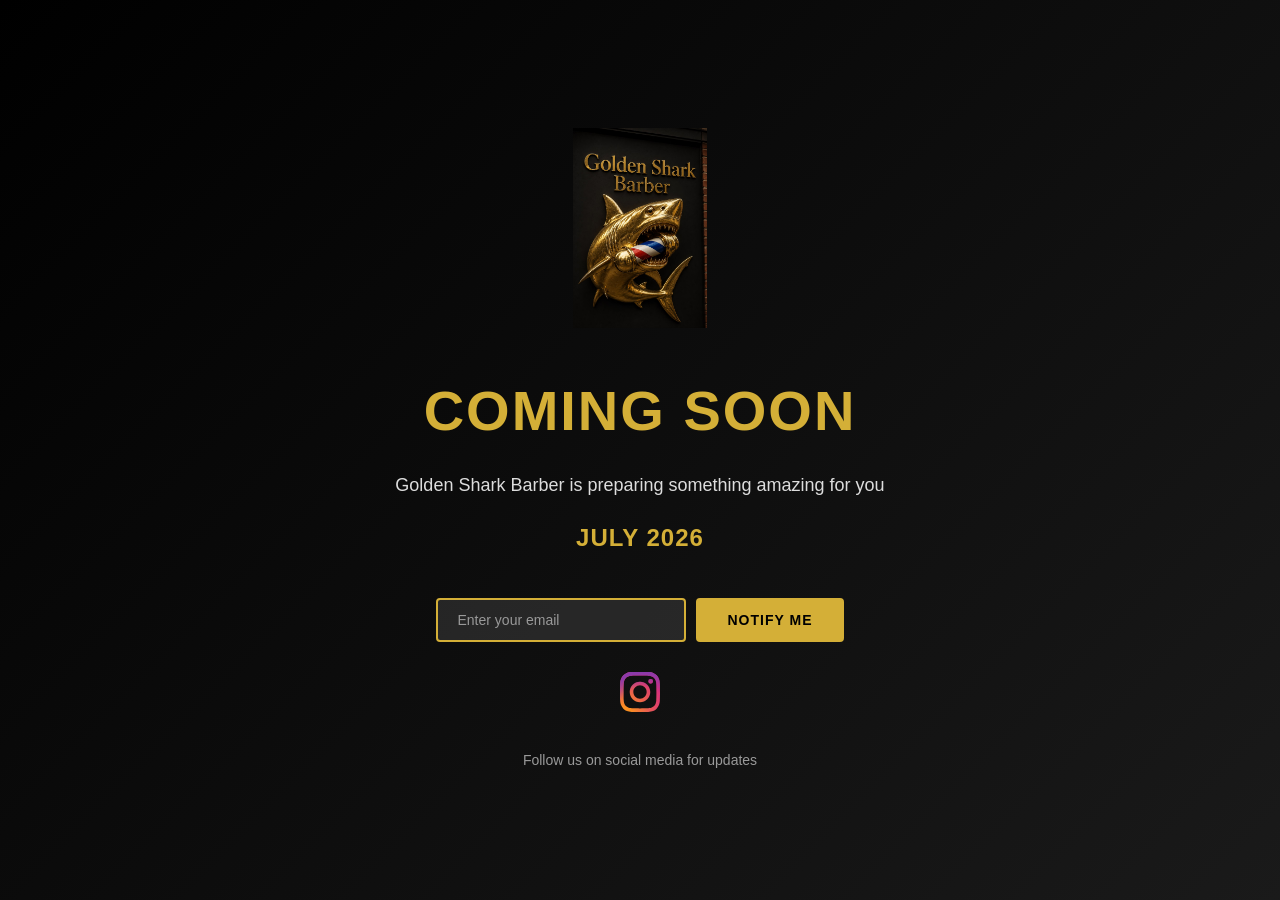
<file: backend/static/index-temp.html>
<!DOCTYPE html>
<html lang="en">
<head>
    <meta charset="UTF-8">
    <meta name="viewport" content="width=device-width, initial-scale=1.0">
    <title>Coming Soon - Golden Shark Barber</title>
    <meta name="description" content="Golden Shark Barber is coming soon. Professional haircuts and grooming services in Seattle, WA.">
    
    <link rel="icon" type="image/x-icon" href="/favicon.ico">
    <link rel="apple-touch-icon" href="/favicon.ico">

    <style>
        * {
            margin: 0;
            padding: 0;
            box-sizing: border-box;
        }

        html {
            scroll-behavior: smooth;
        }

        body {
            font-family: -apple-system, BlinkMacSystemFont, 'Segoe UI', Arial, sans-serif;
            color: #333;
            line-height: 1.6;
            width: 100%;
            overflow-x: hidden;
        }

        a {
            text-decoration: none;
            color: inherit;
            transition: all 0.3s ease;
        }

        button {
            cursor: pointer;
            font-family: inherit;
            transition: all 0.3s ease;
        }

        .coming-soon {
            height: 100vh;
            display: flex;
            align-items: center;
            justify-content: center;
            background: linear-gradient(135deg, #000 0%, #1a1a1a 100%);
            color: white;
            padding: 20px;
        }

        .coming-soon-content {
            text-align: center;
            max-width: 600px;
        }

        .coming-soon-logo {
            width: 200px;
            height: 200px;
            object-fit: contain;
            margin-bottom: 30px;
            animation: float 3s ease-in-out infinite;
        }

        @keyframes float {
            0%, 100% { transform: translateY(0px); }
            50% { transform: translateY(-20px); }
        }

        .coming-soon-content h1 {
            font-size: 56px;
            font-weight: 700;
            margin-bottom: 15px;
            color: #d4af37;
            text-transform: uppercase;
            letter-spacing: 2px;
        }

        .coming-soon-subtitle {
            font-size: 18px;
            color: #ddd;
            margin-bottom: 20px;
            line-height: 1.6;
        }

        .coming-soon-date {
            font-size: 24px;
            color: #d4af37;
            font-weight: 600;
            margin-bottom: 40px;
            text-transform: uppercase;
            letter-spacing: 1px;
        }

        /* EMAIL FORM */
        .coming-soon-form {
            display: flex;
            gap: 10px;
            margin: 30px 0;
            flex-wrap: wrap;
            justify-content: center;
        }

        .coming-soon-form input {
            padding: 12px 20px;
            border: 2px solid #d4af37;
            background: rgba(255, 255, 255, 0.1);
            color: white;
            border-radius: 4px;
            font-size: 14px;
            min-width: 250px;
        }

        .coming-soon-form input::placeholder {
            color: #999;
        }

        .btn-notify {
            padding: 12px 30px;
            background: #d4af37;
            color: #000;
            border: 2px solid #d4af37;
            border-radius: 4px;
            font-size: 14px;
            font-weight: 600;
            text-transform: uppercase;
            letter-spacing: 1px;
            cursor: pointer;
            transition: all 0.3s ease;
        }

        .btn-notify:hover {
            background: transparent;
            color: #d4af37;
        }

        /* SOCIAL LINKS */
        .coming-soon-social {
            margin: 30px 0;
        }

        .coming-soon-social a {
            display: inline-block;
            margin: 0 15px;
            transition: all 0.3s ease;
        }

        .coming-soon-social a:hover {
            transform: scale(1.2);
            filter: brightness(1.2);
        }

        .coming-soon-message {
            font-size: 14px;
            color: #999;
            margin-top: 20px;
        }

        /* RESPONSIVE */
        @media (max-width: 768px) {
            .coming-soon {
                height: auto;
                min-height: 100vh;
                padding: 60px 20px;
            }

            .coming-soon-content h1 {
                font-size: 40px;
            }

            .coming-soon-subtitle {
                font-size: 16px;
            }

            .coming-soon-date {
                font-size: 20px;
            }

            .coming-soon-form {
                flex-direction: column;
            }

            .coming-soon-form input {
                min-width: 100%;
            }

            .coming-soon-logo {
                width: 150px;
                height: 150px;
            }
        }

        @media (max-width: 480px) {
            .coming-soon-content h1 {
                font-size: 32px;
            }

            .coming-soon-subtitle {
                font-size: 14px;
            }

            .coming-soon-date {
                font-size: 18px;
            }

            .coming-soon-logo {
                width: 120px;
                height: 120px;
            }

            .btn-notify {
                padding: 10px 20px;
                font-size: 12px;
            }

            .coming-soon-form input {
                padding: 10px 15px;
                font-size: 12px;
            }
        }
    </style>
</head>
<body>

<!-- COMING SOON SECTION -->
<section class="coming-soon">
    <div class="coming-soon-content">
        <img src="images/logo.jpeg" alt="Gold Shark Barber" class="coming-soon-logo">
        
        <h1>Coming Soon</h1>
        <p class="coming-soon-subtitle">Golden Shark Barber is preparing something amazing for you</p>
        
        <p class="coming-soon-date">July 2026</p>

        <!-- EMAIL SUBSCRIPTION -->
        <div class="coming-soon-form">
            <input type="email" id="emailInput" placeholder="Enter your email">
            <button onclick="subscribeEmail()" class="btn-notify">Notify Me</button>
        </div>

        <!-- SOCIAL LINKS -->
        <div class="coming-soon-social">
            <a href="https://www.instagram.com/golden_sharkb" target="_blank" title="Instagram">
                <img src="images/ig.svg" alt="Instagram" style="width: 40px; height: 40px;">
            </a>
        </div>

        <p class="coming-soon-message">Follow us on social media for updates</p>
    </div>
</section>

<script>
    function subscribeEmail() {
        const email = document.getElementById('emailInput').value;
        if (email) {
            alert('Thanks! We will notify you when we launch.');
            document.getElementById('emailInput').value = '';
        } else {
            alert('Please enter your email.');
        }
    }
</script>

</body>
</html>
</file>
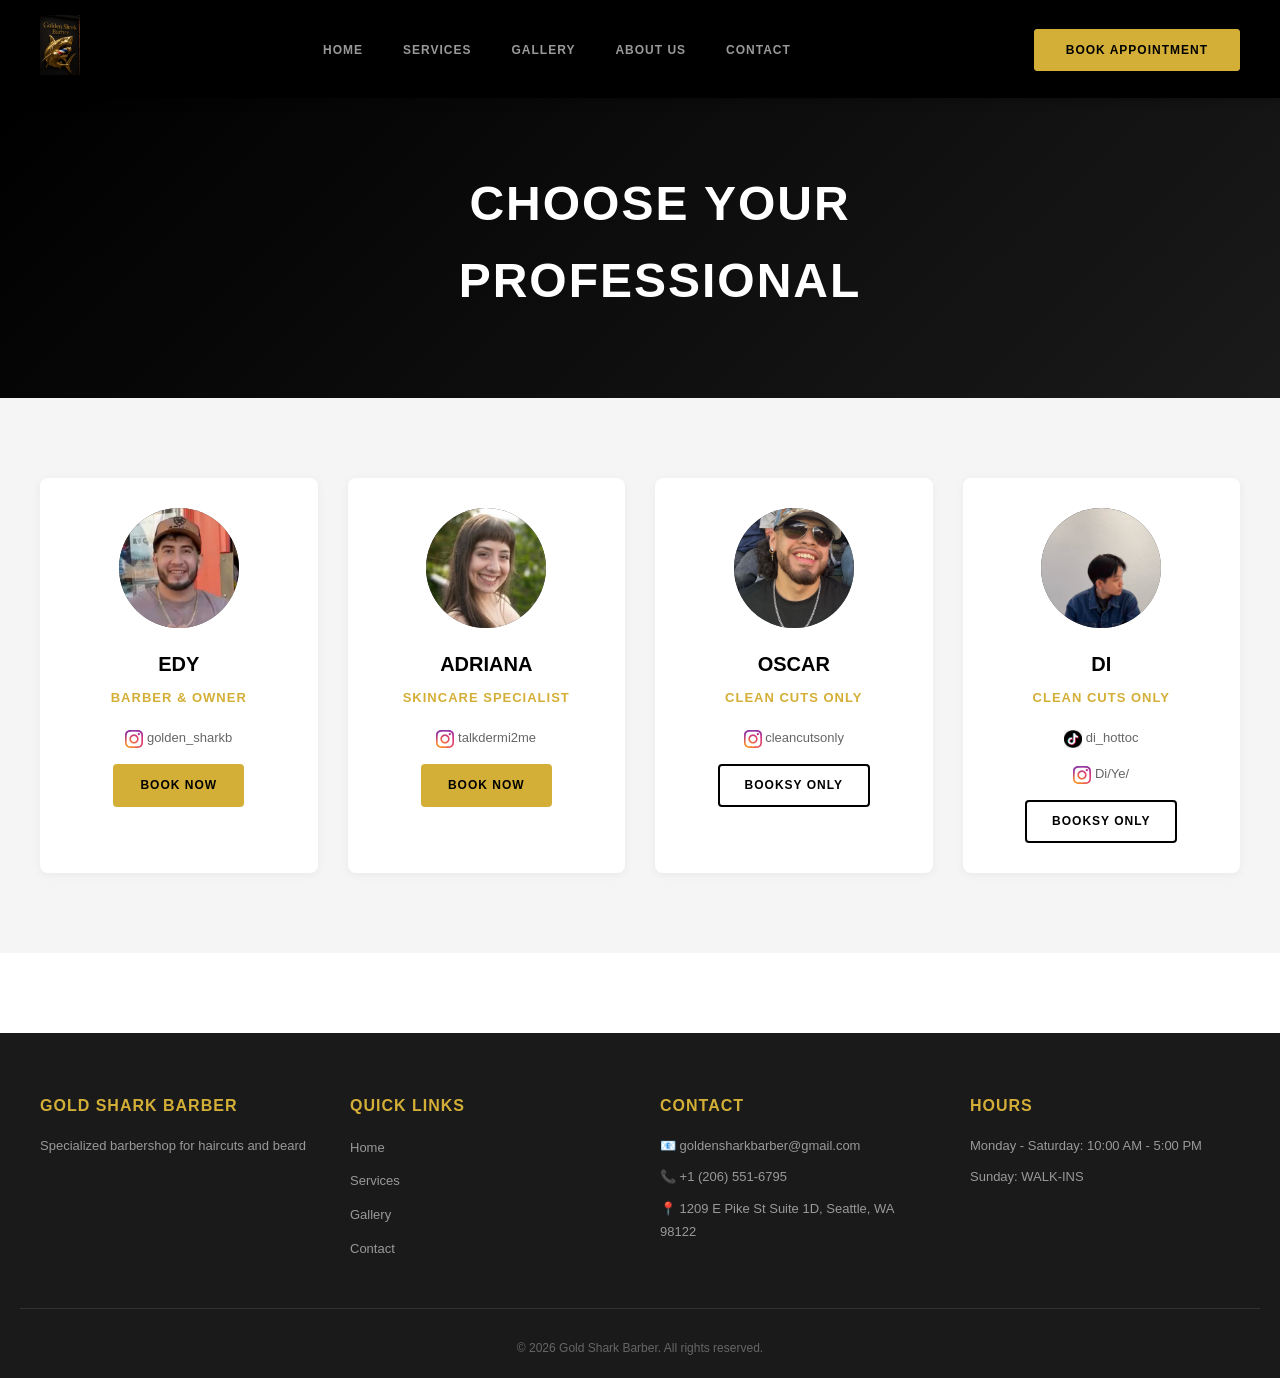
<file: backend/static/professionals.html>
<!DOCTYPE html>
<html lang="en">
<head>
    <meta charset="UTF-8">
    <meta name="viewport" content="width=device-width, initial-scale=1.0">
    <title>Choose Your Professional - Gold Shark Barber</title>
    <link rel="stylesheet" href="css/main.css?v=1794868325">
    <!-- ✨ FAVICON ✨ -->
    <link rel="icon" type="image/x-icon" href="/favicon.ico">
    <link rel="apple-touch-icon" href="/favicon.ico">

    <link rel="stylesheet" href="css/galeria.css?v=1794868325">
    <link rel="stylesheet" href="css/index.css?v=1794868325">
</head>
<body>
<!-- NAVBAR -->
    <nav class="navbar">
        <div class="navbar-container">
            <div class="logo">
                <a href="https://goldenbarbershop.online/"><img src="images/logo.jpeg" alt="Gold Shark Barber Logo" class="logo-img"></a>
            </div>

            <button class="hamburger" id="hamburger">
                <span class="line">☰</span>
            </button>

            <ul class="nav-menu" id="navMenu">
                <li><a href="index.html">HOME</a></li>
                <li><a href="servicios.html">SERVICES</a></li>
                <li><a href="galeria.html">GALLERY</a></li>
                <li><a href="sobre-nosotros.html">ABOUT US</a></li>
                <li><a href="contacto.html">CONTACT</a></li>
            </ul>

            <div class="nav-buttons">
                <a href="professionals.html" class="btn-book">BOOK APPOINTMENT</a>
            </div>
        </div>
    </nav>

    <!-- HERO SECTION -->
    <section class="hero-galeria">
        <div class="hero-content">
            <h1>Choose Your Professional</h1>
        </div>
    </section>

    <!-- OUR TEAM SECTION -->
    <section class="team-section">
        <div class="team-grid">

            <!-- EDY -->
            <div class="team-card">
                <div class="team-photo-placeholder">
                    <span></span>
                    <img src="images/edy.jpg" alt="" class="team-photo" style="width: 100%; height: 100%; object-fit: cover; border-radius: 50%;">
                </div>
                <h3>Edy</h3>
                <p class="team-role">Barber & Owner</p>
                <a href="https://www.instagram.com/golden_sharkb/" target="_blank" class="team-instagram">
                    <img src="images/ig.svg" alt="Instagram" style="width: 18px; height: 18px; vertical-align: middle;"> golden_sharkb
                </a>
                <a href="reserva.html" class="btn-team">Book Now</a>
            </div>

            



            <!-- ANDREA -->
            <div class="team-card">
                <div class="team-photo-placeholder">
                    <span></span>
                    <img src="images/andrea.jpg" alt="" class="team-photo" style="width: 100%; height: 100%; object-fit: cover; border-radius: 50%;">
                </div>
                <h3>Adriana</h3>
                <p class="team-role">Skincare Specialist</p>
                <a href="https://www.instagram.com/talkdermi2me/" target="_blank" class="team-instagram">
                    <img src="images/ig.svg" alt="Instagram" style="width: 18px; height: 18px; vertical-align: middle;"> talkdermi2me
                </a>
                <a href="https://squareup.com/appointments/book/LCKSGAA5S70PC" target="_blank" class="btn-team">Book Now</a>
            </div>

            <!-- OSCAR -->
            <div class="team-card">
                <div class="team-photo-placeholder">
                    <span></span>
                    <img src="images/oscar2.png" alt="" class="team-photo" style="width: 100%; height: 100%; object-fit: cover; border-radius: 50%;">
                </div>
                <h3>Oscar </h3>
                <p class="team-role">Clean Cuts Only</p>
                <a href="https://www.instagram.com/cleancutsonly/" target="_blank" class="team-instagram">
                    <img src="images/ig.svg" alt="Instagram" style="width: 18px; height: 18px; vertical-align: middle;"> cleancutsonly
                </a>
                <a href="https://booksy.com/en-us/dl/show-business/962327" target="_blank" class="btn-team btn-team-alt">Booksy Only</a>
            </div>

            <!-- DI -->
            <div class="team-card">
                <div class="team-photo-placeholder">
                    <span></span>
                    <img src="images/di.jpeg" alt="" class="team-photo" style="width: 100%; height: 100%; object-fit: cover; border-radius: 50%;">
                </div>
                <h3>Di </h3>
                <p class="team-role">Clean Cuts Only</p>

                <a href="https://www.tiktok.com/@di_hottoc?_r=1&_t=ZP-9AyVxEWolQd" target="_blank" class="team-instagram">
                    <img src="images/tiktok.jpg" alt="TikTok" style="width: 18px; height: 18px; vertical-align: middle;"> di_hottoc
                </a>
                <a href="https://www.instagram.com/dimai_sgn?vrfl=MW40NnpoOHlndDI4dA%3D%3D&utm_source=qr" target="_blank" class="team-instagram">
                    <img src="images/ig.svg" alt="Instagram" style="width: 18px; height: 18px; vertical-align: middle;"> Di/Ye/
                </a>
                <a href="http://di08.booksy.com/k/" target="_blank" class="btn-team btn-team-alt">Booksy Only</a>
            </div>

        </div>
    </section>

    <!-- FOOTER -->
    <footer class="footer">
        <div class="footer-container">
            <div class="footer-section">
                <h4>Gold Shark Barber</h4>
                <p>Specialized barbershop for haircuts and beard</p>
            </div>

            <div class="footer-section">
                <h4>Quick Links</h4>
                <ul>
                    <li><a href="index.html">Home</a></li>
                    <li><a href="servicios.html">Services</a></li>
                    <li><a href="galeria.html">Gallery</a></li>
                    <li><a href="contacto.html">Contact</a></li>
                </ul>
            </div>

            <div class="footer-section">
                <h4>Contact</h4>
                <p>📧 goldensharkbarber@gmail.com</p>
                <p>📞 +1 (206) 551-6795</p>
                <p>📍 1209 E Pike St Suite 1D, Seattle, WA 98122</p>
            </div>

            <div class="footer-section">
                <h4>Hours</h4>
                <p>Monday - Saturday: 10:00 AM - 5:00 PM</p>
                <p>Sunday: WALK-INS</p>
            </div>
        </div>

        <div class="footer-bottom">
            <p>&copy; 2026 Gold Shark Barber. All rights reserved.</p>
        </div>
    </footer>

    <script src="js/navbar.js?v=1794868325"></script>

</body>
</html>
</file>
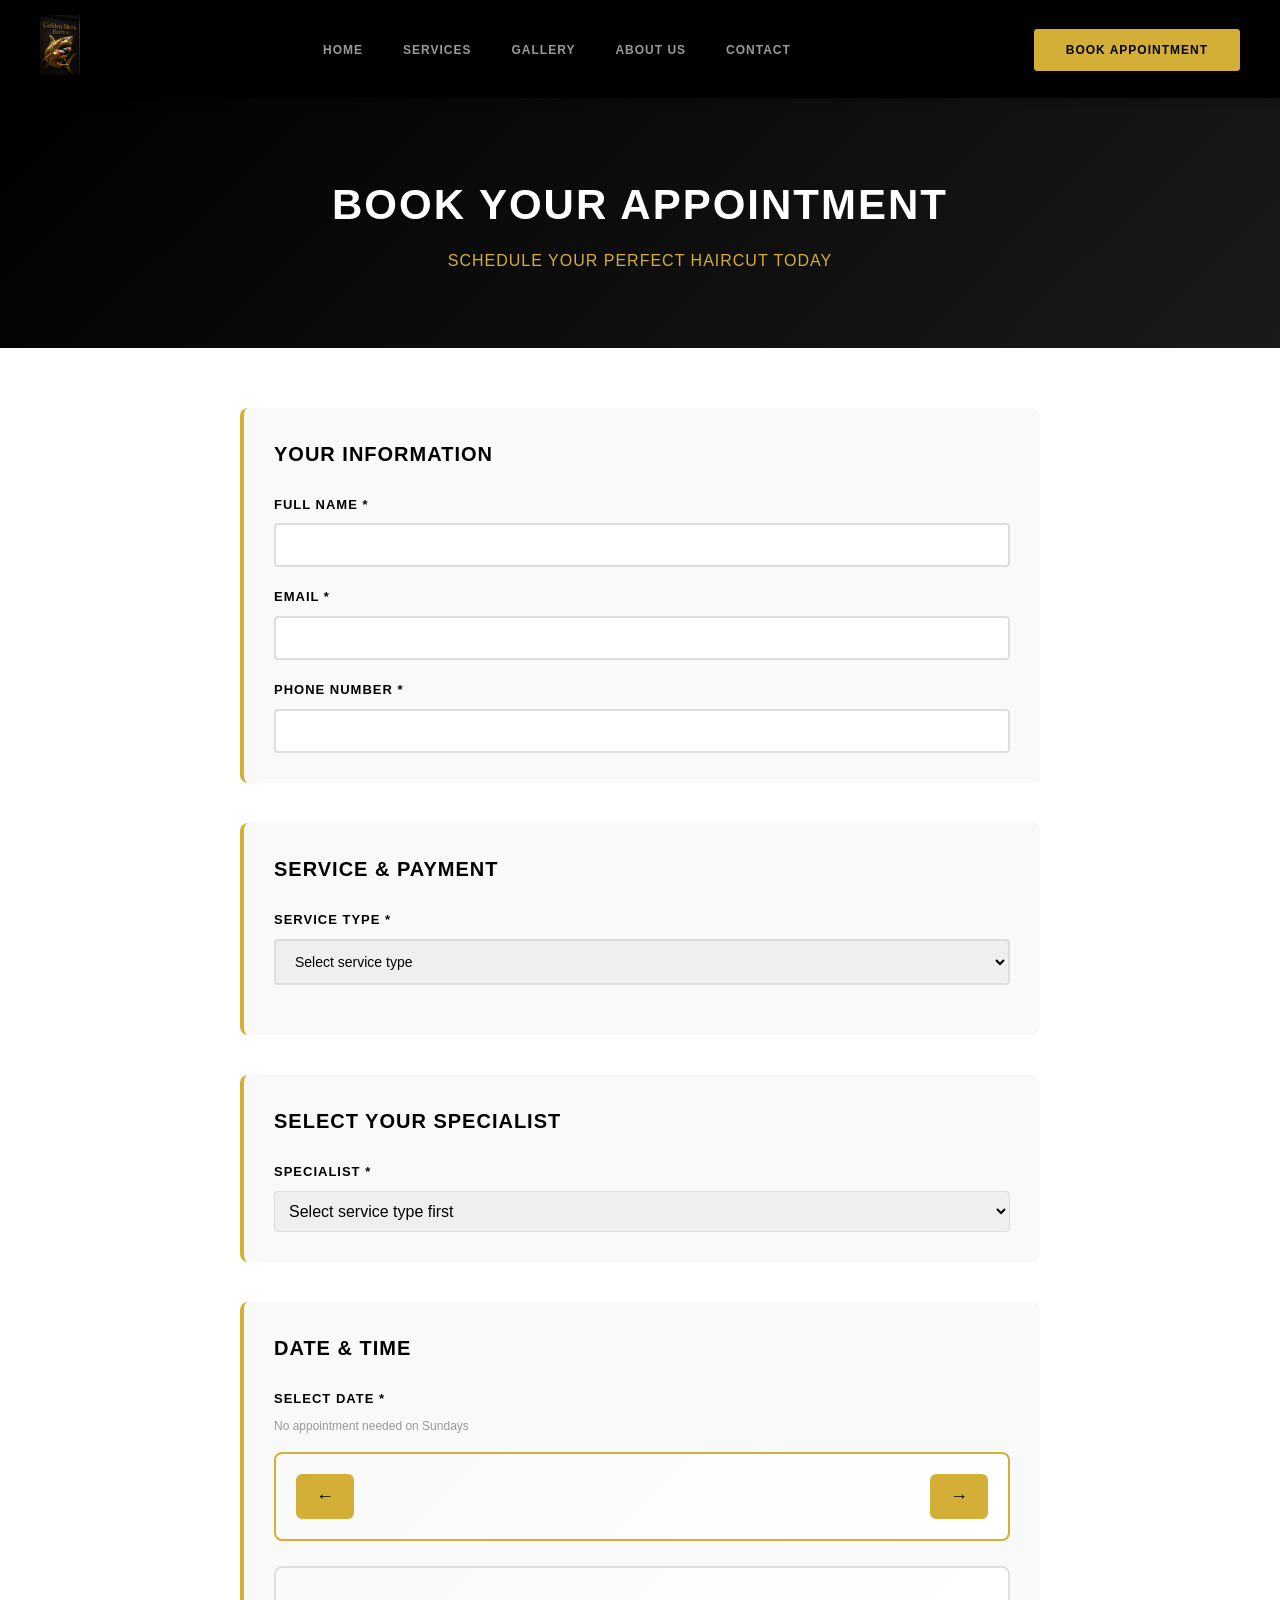
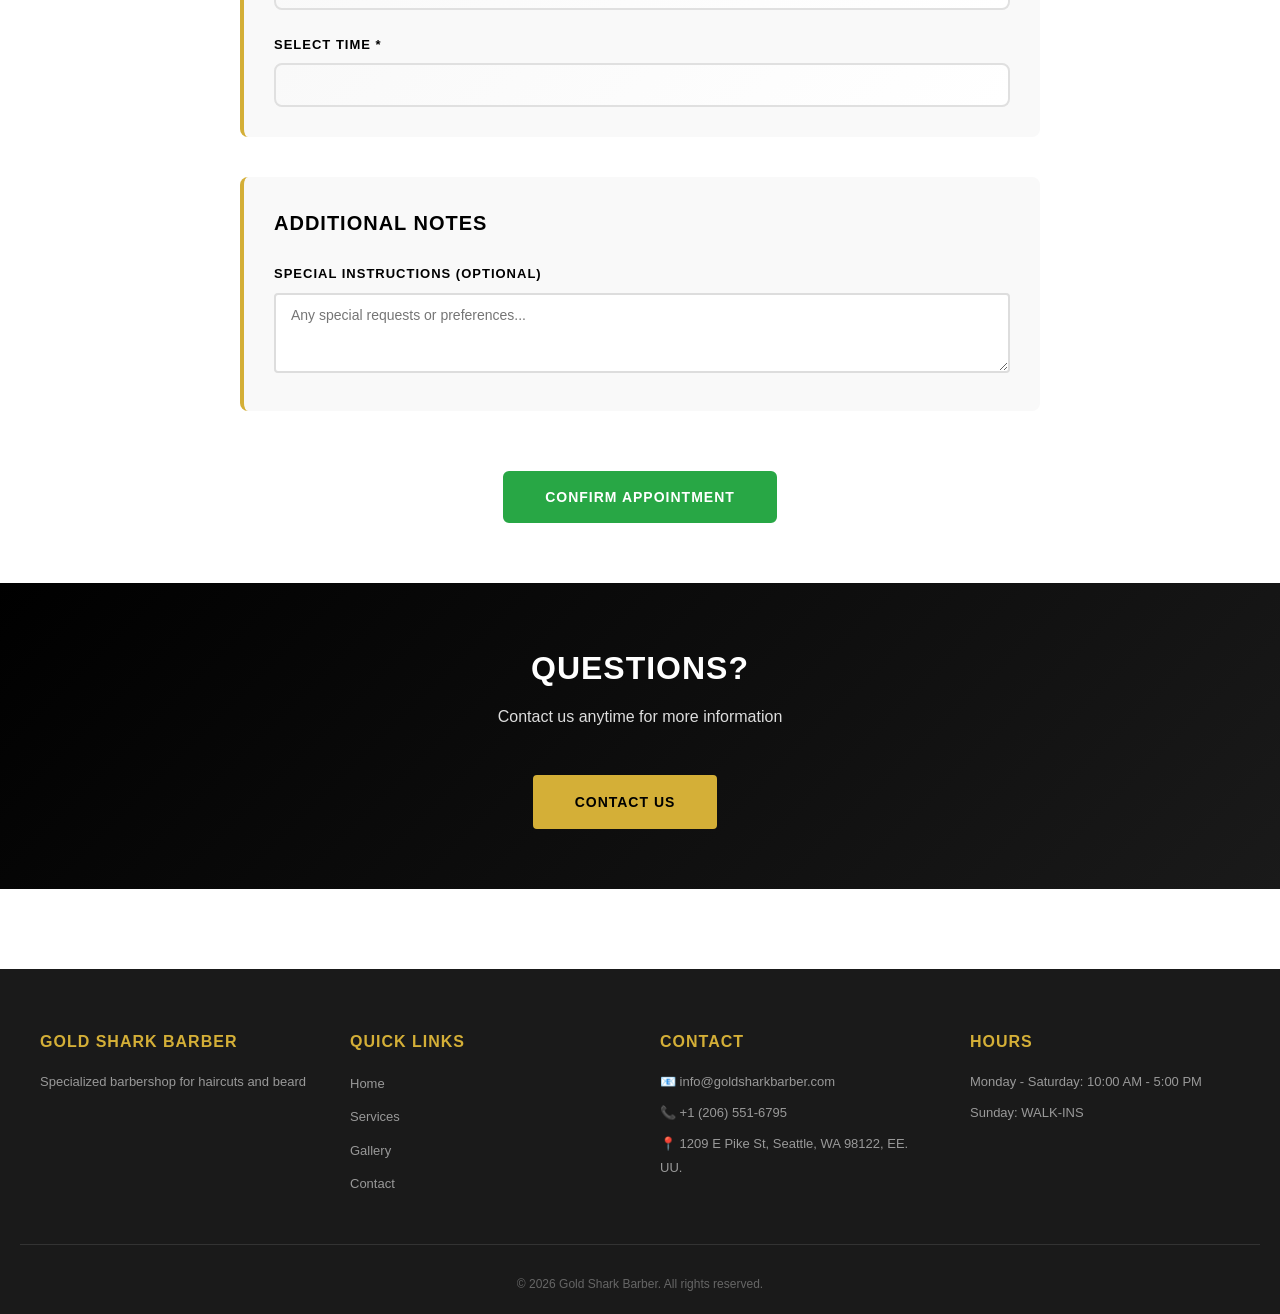
<file: backend/static/reserva.html>
<!DOCTYPE html>
<html lang="en">
<head>
    <meta charset="UTF-8">
    <meta name="viewport" content="width=device-width, initial-scale=1.0">
    <title>Book Appointment - Gold Shark Barber</title>
    <link rel="icon" type="image/x-icon" href="/favicon.ico">
    <link rel="apple-touch-icon" href="/favicon.ico">
    <link rel="stylesheet" href="css/main.css?v=1794868325">
    <link rel="stylesheet" href="css/reserva.css?v=1794868325">
</head>
<body>
    <!-- NAVBAR -->
    <nav class="navbar">
        <div class="navbar-container">
            <div class="logo">
                <a href="https://goldenbarbershop.online/"><img src="images/logo.jpeg" alt="Gold Shark Barber Logo" class="logo-img"></a>
            </div>
            <button class="hamburger" id="hamburger">
                <span class="line">☰</span>
            </button>
            <ul class="nav-menu" id="navMenu">
                <li><a href="index.html">HOME</a></li>
                <li><a href="servicios.html">SERVICES</a></li>
                <li><a href="galeria.html">GALLERY</a></li>
                <li><a href="sobre-nosotros.html">ABOUT US</a></li>
                <li><a href="contacto.html">CONTACT</a></li>
            </ul>
            <div class="nav-buttons">
                <a href="reserva.html" class="btn-book">BOOK APPOINTMENT</a>
            </div>
        </div>
    </nav>

    <!-- HERO SECTION -->
    <section class="hero-reserva">
        <div class="hero-content">
            <h1>Book Your Appointment</h1>
            <p>Schedule your perfect haircut today</p>
        </div>
    </section>

    <!-- FORMULARIO -->
    <section class="reserva-section">
        <div class="reserva-container">
            <form id="appointmentForm" class="reserva-form">
                
                <!-- SECCIÓN 1: INFORMACIÓN PERSONAL -->
                <div class="form-section">
                    <h2>Your Information</h2>
                    <div class="form-group">
                        <label>Full Name *</label>
                        <input type="text" id="clienteNombre" required>
                    </div>
                    <div class="form-group">
                        <label>Email *</label>
                        <input type="email" id="clienteEmail" required>
                    </div>
                    <div class="form-group">
                        <label>Phone Number *</label>
                        <input type="tel" id="clienteTelefono" required>
                    </div>
                </div>

                <!-- SECCIÓN 2: SERVICIO Y PAGO -->
                <div class="form-section">
                    <h2>Service & Payment</h2>

                    <div class="form-group">
                        <label>Service Type *</label>
                        <select id="tipoServicio" required onchange="cambiarTipoServicio()">
                            <option value="">Select service type</option>
                            <option value="barber">Haircut & Beard</option>
                            <option value="skincare">Skincare & More</option>
                        </select>
                    </div>

                    <!-- SERVICIOS BARBERO -->
                    <div id="servicios-barber" class="hidden">
                        <div class="form-group">
                            <label>Service *</label>
                            <select id="servicio">
                                <option value="">Select a service</option>
                                <option value="Haircut">Haircut - Professional Hair Cutting & Beard Grooming</option>
                            </select>
                        </div>
                        <div class="form-group">
                            <label>Payment Method *</label>
                            <select id="metodoPago" onchange="actualizarPrecio()">
                                <option value="">Select payment method</option>
                                <option value="cash">Cash - $50</option>
                                <option value="tarjeta">Credit Card - $50</option>
                            </select>
                        </div>
                    </div>

                    <!-- SERVICIOS SKINCARE -->
                    <div id="servicios-skincare" class="hidden">
                        <div class="form-group">
                            <label>Service *</label>
                            <select id="servicioSkincare" onchange="actualizarPrecioSkincare()">
                                <option value="">Select a service</option>
                                <optgroup label="Facials">
                                    <option value="Glow Getter|75">The Glow Getter - 60min - $75</option>
                                    <option value="Radiance Reset|95">Radiance Reset - 45-60min - $95</option>
                                </optgroup>
                                <optgroup label="Waxing">
                                    <option value="Waxing Lip|10">Waxing - Lip - $10</option>
                                    <option value="Waxing Chin|15">Waxing - Chin - $15</option>
                                    <option value="Waxing Nose|10">Waxing - Nose - $10</option>
                                    <option value="Waxing Brows|15">Waxing - Brows - $15</option>
                                    <option value="Waxing Underarms|20">Waxing - Underarms - $20</option>
                                    <option value="Waxing Full Leg|60">Waxing - Full Leg - $60</option>
                                    <option value="Waxing Half Leg|40">Waxing - Half Leg - $40</option>
                                    <option value="Waxing Arms|40">Waxing - Arms - $40</option>
                                    <option value="Waxing Back|65">Waxing - Back - $65</option>
                                    <option value="Waxing Chest|50">Waxing - Chest - $50</option>
                                    <option value="Waxing Stomach|35">Waxing - Stomach - $35</option>
                                </optgroup>
                            </select>
                        </div>
                        <div class="form-group">
                            <label>Payment Method *</label>
                            <select id="metodoPagoSkincare" onchange="actualizarPrecioSkincare()">
                                <option value="">Select payment method</option>
                                <option value="cash">Cash</option>
                                <option value="tarjeta">Credit Card</option>
                            </select>
                        </div>
                    </div>

                    <div id="precio-container" class="precio-info hidden">
                        <p><strong>Total Price:</strong> <span id="precio-monto" class="precio-monto">$0</span></p>
                    </div>
                </div>

                <!-- SECCIÓN 2.5: SELECCIONAR ESPECIALISTA -->
                <div class="form-section">
                    <h2 id="titulo-especialista">Select Your Specialist</h2>
                    <div class="form-group">
                        <label id="label-especialista">Specialist *</label>
                        <select id="selectBarbero" required style="width: 100%; padding: 10px; border: 1px solid #ddd; border-radius: 4px; font-size: 16px;">
                            <option value="">Select service type first</option>
                        </select>
                    </div>
                </div>

                <!-- SECCIÓN 3: FECHA Y HORA -->
                <div class="form-section">
                    <h2>Date & Time</h2>
                    <div class="form-group">
                        <label>Select Date *</label>
                        <p style="font-size: 12px; color: #999; margin: 0 0 15px 0;">No appointment needed on Sundays</p>
                        <div class="calendario-nav">
                            <button type="button" class="nav-btn" onclick="mesAnterior()">←</button>
                            <h4 id="mesActualLabel"></h4>
                            <button type="button" class="nav-btn" onclick="mesSiguiente()">→</button>
                        </div>
                        <div id="calendario" class="calendario"></div>
                        <input type="hidden" id="dia" required>
                    </div>
                    <div class="form-group">
                        <label>Select Time *</label>
                        <div id="horariosGrid" class="horarios-grid"></div>
                        <input type="hidden" id="hora" required>
                    </div>
                </div>

                <!-- SECCIÓN 4: NOTAS ESPECIALES -->
                <div class="form-section">
                    <h2>Additional Notes</h2>
                    <div class="form-group">
                        <label>Special Instructions (optional)</label>
                        <textarea id="instrucciones" rows="3" placeholder="Any special requests or preferences..."></textarea>
                    </div>
                </div>

                <button type="submit" class="btn-submit">Confirm Appointment</button>
            </form>

            <!-- MENSAJE DE ÉXITO -->
            <div id="successMessage" class="success-message hidden">
                <div class="success-content">
                    <h2>✓ Appointment Confirmed!</h2>
                    <p>Confirmation email sent to: <strong id="emailConfirmado"></strong></p>
                    <p>Appointment ID: <strong id="citaId"></strong></p>
                    <p class="success-text">We look forward to seeing you!</p>
                    <button onclick="location.reload()" class="btn-primary">Book Another</button>
                </div>
            </div>
            
            <!-- MENSAJE DE ERROR -->
            <div id="errorMessage" class="error-message hidden">
                <p id="errorText"></p>
            </div>
        </div>
    </section>

    <!-- CTA -->
    <section class="cta-reserva">
        <h2>Questions?</h2>
        <p>Contact us anytime for more information</p>
        <a href="contacto.html" class="btn-primary">Contact Us</a>
    </section>

    <!-- FOOTER -->
    <footer class="footer">
        <div class="footer-container">
            <div class="footer-section">
                <h4>Gold Shark Barber</h4>
                <p>Specialized barbershop for haircuts and beard</p>
            </div>
            <div class="footer-section">
                <h4>Quick Links</h4>
                <ul>
                    <li><a href="index.html">Home</a></li>
                    <li><a href="servicios.html">Services</a></li>
                    <li><a href="galeria.html">Gallery</a></li>
                    <li><a href="contacto.html">Contact</a></li>
                </ul>
            </div>
            <div class="footer-section">
                <h4>Contact</h4>
                <p>📧 info@goldsharkbarber.com</p>
                <p>📞 +1 (206) 551-6795</p>
                <p>📍 1209 E Pike St, Seattle, WA 98122, EE. UU.</p>
            </div>
            <div class="footer-section">
                <h4>Hours</h4>
                <p>Monday - Saturday: 10:00 AM - 5:00 PM</p>
                <p>Sunday: WALK-INS</p>
            </div>
        </div>
        <div class="footer-bottom">
            <p>&copy; 2026 Gold Shark Barber. All rights reserved.</p>
        </div>
    </footer>

    <script src="js/app.js?v=1794868325"></script>
    <script src="js/navbar.js?v=1794868325"></script>
</body>
</html>
</file>
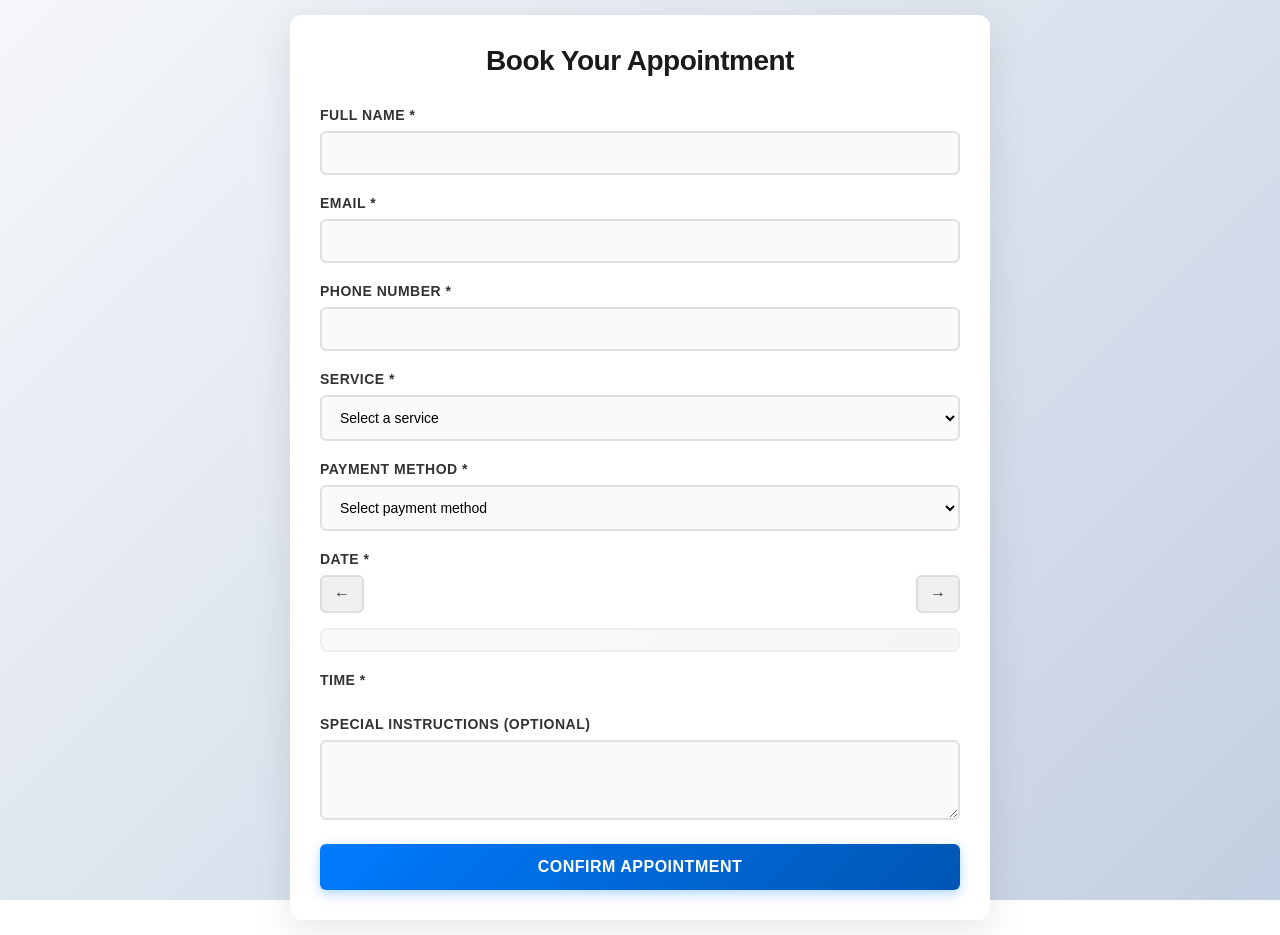
<file: backend/static/reservaantigua.html>
<!DOCTYPE html>
<html lang="en">
<head>
    <meta charset="UTF-8">
    <meta name="viewport" content="width=device-width, initial-scale=1.0">
    <title>Book Appointment - Gold Shark Barber</title>
    <!-- ✨ FAVICON ✨ -->
    <link rel="icon" type="image/x-icon" href="/favicon.ico">
    <link rel="apple-touch-icon" href="/favicon.ico">
    
    <link rel="stylesheet" href="css/index-reserva.css?v=1794868325">
</head>
<body>
    <div class="container">
        <h1>Book Your Appointment</h1>
        
        <form id="appointmentForm">
            <div class="form-group">
                <label>Full Name *</label>
                <input type="text" id="clienteNombre" required>
            </div>
            
            <div class="form-group">
                <label>Email *</label>
                <input type="email" id="clienteEmail" required>
            </div>
            
            <div class="form-group">
                <label>Phone Number *</label>
                <input type="tel" id="clienteTelefono" required>
            </div>
            
            <div class="form-group">
                <label>Service *</label>
                <select id="servicio" required>
                    <option value="">Select a service</option>
                    <option value="Haircut">Haircut</option>
                    <option value="Shave">Shave</option>
                    <option value="Haircut + Shave">Haircut + Shave</option>
                    <option value="Beard Trim">Beard Trim</option>
                </select>
            </div>

            
            <div class="form-group">
                <label>Payment Method *</label>
                <select id="metodoPago" required onchange="actualizarPrecio()">
                    <option value="">Select payment method</option>
                    <option value="cash">Cash - $45</option>
                    <option value="tarjeta">Credit Card - $50</option>
                </select>
            </div>

            <div id="precio-container" class="precio-info hidden">
                <p><strong>Total:</strong> $<span id="precio-monto">0</span></p>
            </div>
            
            
            <div class="form-group">
                <label>Date *</label>
                <div class="calendario-nav">
                    <button type="button" class="nav-btn" onclick="mesAnterior()">←</button>
                    <h3 id="mesActualLabel"></h3>
                    <button type="button" class="nav-btn" onclick="mesSiguiente()">→</button>
                </div>
                <div id="calendario"></div>
                <input type="hidden" id="dia" required>
            </div>
            
            <div class="form-group">
                <label>Time *</label>
                <div id="horariosGrid"></div>
                <input type="hidden" id="hora" required>
            </div>
            
            <div class="form-group">
                <label>Special Instructions (optional)</label>
                <textarea id="instrucciones" rows="3"></textarea>
            </div>
            
            <button type="submit" class="btn">Confirm Appointment</button>
        </form>
        
        <div id="successMessage" class="hidden">
            <h2>✓ Appointment Confirmed!</h2>
            <p>Confirmation email sent to: <strong id="emailConfirmado"></strong></p>
            <p>Appointment ID: <strong id="citaId"></strong></p>
            <button onclick="location.reload()">Book Another</button>
        </div>
        
        <div id="errorMessage" class="hidden error">
            <p id="errorText"></p>
        </div>
    </div>
    
    <script src="js/app.js?v=1794868325"></script>
</body>
</html>
</file>
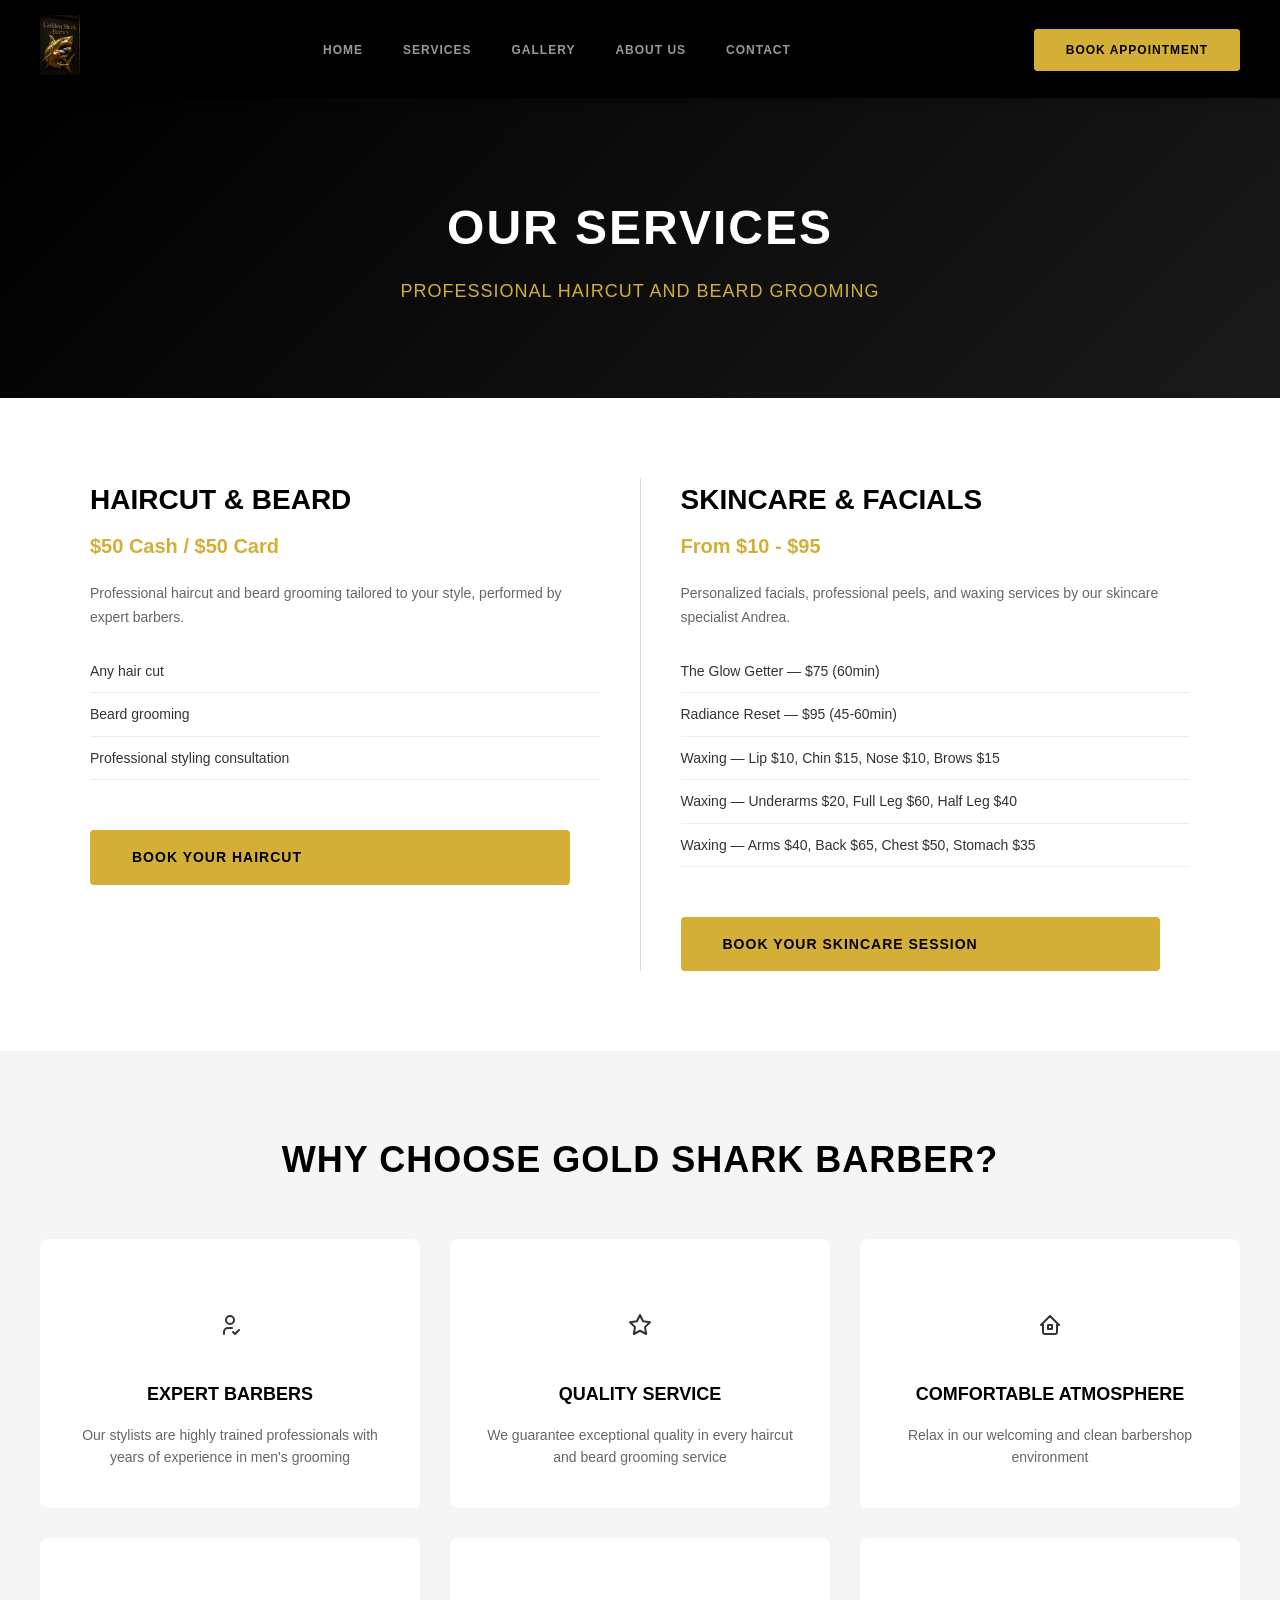
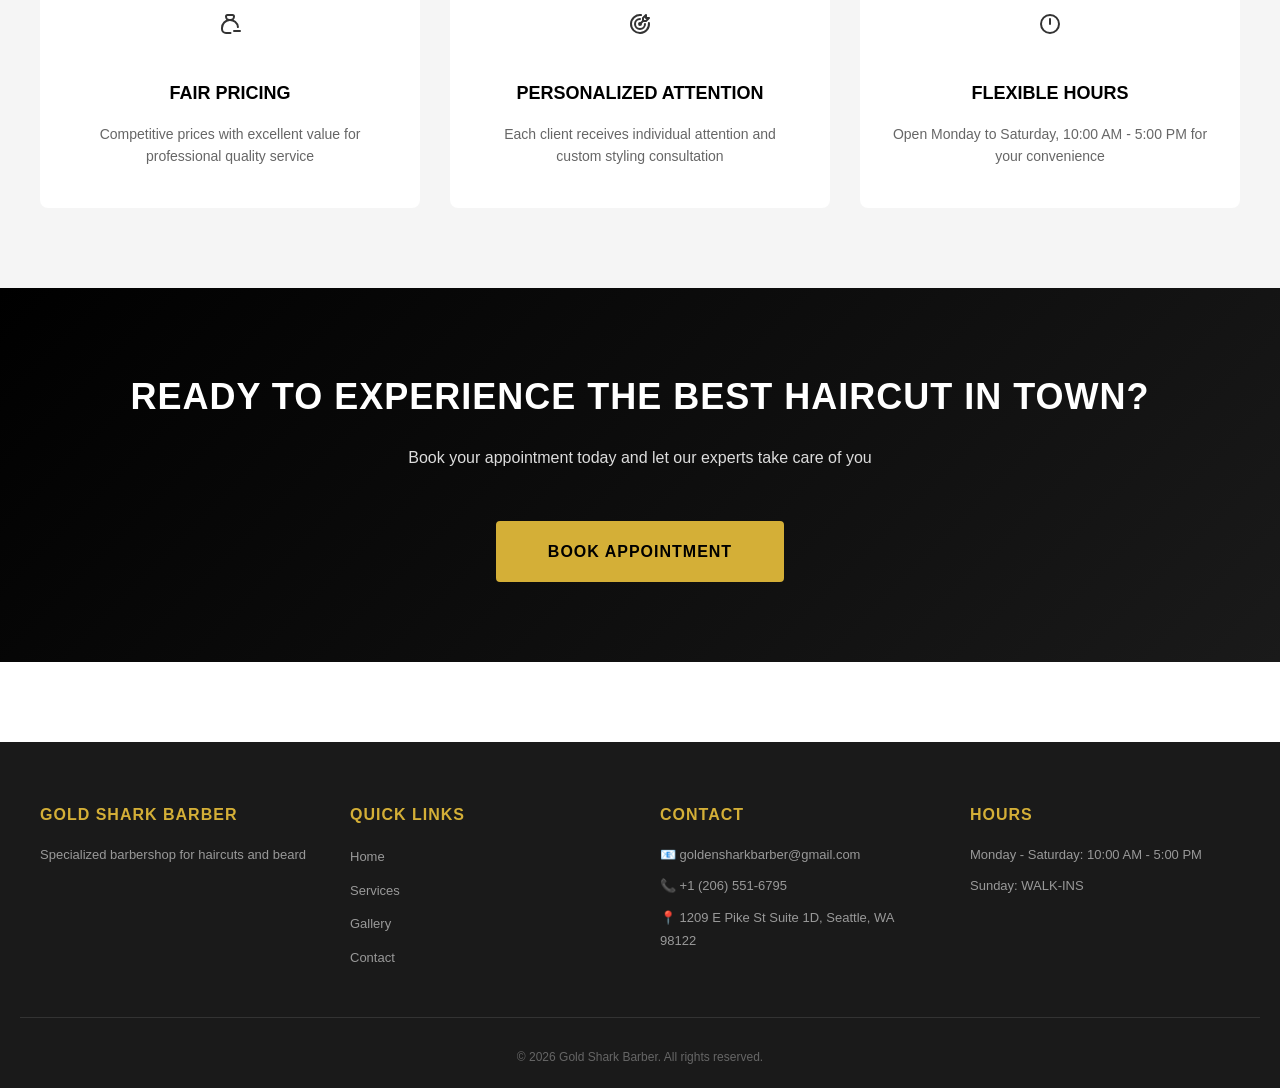
<file: backend/static/servicios.html>
<!DOCTYPE html>
<html lang="en">
<head>
    <meta charset="UTF-8">
    <meta name="viewport" content="width=device-width, initial-scale=1.0">
    <title>Services - Gold Shark Barber</title>
    <!-- ✨ FAVIsCON ✨ -->
    <link rel="icon" type="image/x-icon" href="/favicon.ico">
    <link rel="apple-touch-icon" href="/favicon.ico">
    
    <link rel="stylesheet" href="css/main.css?v=1794868325">
    <link rel="stylesheet" href="css/servicios.css?v=1794868325">
</head>
<body>
<!-- NAVBAR -->
    <nav class="navbar">
        <div class="navbar-container">
            <div class="logo">
                <a href="c"><img src="images/logo.jpeg" alt="Gold Shark Barber Logo" class="logo-img"></a>

            </div>
            
            <button class="hamburger" id="hamburger">
                <span class="line">☰</span>
            </button>
            
            <ul class="nav-menu" id="navMenu">
                <li><a href="index.html" class="active">HOME</a></li>
                <li><a href="servicios.html">SERVICES</a></li>
                <li><a href="galeria.html">GALLERY</a></li>
                <li><a href="sobre-nosotros.html">ABOUT US</a></li>
                <li><a href="contacto.html">CONTACT</a></li>
            </ul>
            
            <div class="nav-buttons">
                <a href="professionals.html" class="btn-book">BOOK APPOINTMENT</a>
            </div>
        </div>
    </nav>
    <!-- HERO SECTION -->
    <section class="hero-servicios">
        <div class="hero-content">
            <h1>Our Services</h1>
            <p>Professional haircut and beard grooming</p>
        </div>
    </section>

    <!-- SERVICIOS DETALLADOS -->
    <section class="servicios-comparacion">
        <div class="servicios-comparacion-grid">

            <!-- HAIRCUT -->
            <div class="servicio-columna">
                <div class="servicio-header">
                    <h2>Haircut & Beard</h2>
                    <p class="precio-monto">$50 Cash / $50 Card</p>
                </div>

                <p class="descripcion">
                    Professional haircut and beard grooming tailored to your style, performed by expert barbers.
                </p>

                <ul class="lista-servicios">
                    <li>Any hair cut</li>
                    <li>Beard grooming</li>
                    <li>Professional styling consultation</li>
                </ul>

                <a href="professionals.html" class="btn-primary">Book Your Haircut</a>
            </div>

            <!-- DIVIDER -->
            <div class="servicio-divider"></div>

            <!-- SKINCARE -->
            <div class="servicio-columna">
                <div class="servicio-header">
                    <h2>Skincare & Facials</h2>
                    <p class="precio-monto">From $10 - $95</p>
                </div>

                <p class="descripcion">
                    Personalized facials, professional peels, and waxing services by our skincare specialist Andrea.
                </p>

                <ul class="lista-servicios">
                    <li>The Glow Getter — $75 (60min)</li>
                    <li>Radiance Reset — $95 (45-60min)</li>
                    <li>Waxing — Lip $10, Chin $15, Nose $10, Brows $15</li>
                    <li>Waxing — Underarms $20, Full Leg $60, Half Leg $40</li>
                    <li>Waxing — Arms $40, Back $65, Chest $50, Stomach $35</li>
                </ul>

                <a href="https://squareup.com/appointments/book/LCKSGAA5S70PC" target="_blank" class="btn-primary">Book Your Skincare Session</a>
            </div>

        </div>
    </section>

    <!-- WHY CHOOSE US -->
    <section class="por-que-elegirnos">
        <h2>Why Choose Gold Shark Barber?</h2>
        
        <div class="razones-grid">
            <div class="razon-card">
                <div class="razon-icon"><svg xmlns="http://www.w3.org/2000/svg" width="24" height="24" viewBox="0 0 24 24" fill="none" stroke="currentColor" stroke-width="2" stroke-linecap="round" stroke-linejoin="round" class="icon icon-tabler icons-tabler-outline icon-tabler-user-check"><path stroke="none" d="M0 0h24v24H0z" fill="none" /><path d="M8 7a4 4 0 1 0 8 0a4 4 0 0 0 -8 0" /><path d="M6 21v-2a4 4 0 0 1 4 -4h4" /><path d="M15 19l2 2l4 -4" /></svg></div>
                <h3>Expert Barbers</h3>
                <p>Our stylists are highly trained professionals with years of experience in men's grooming</p>
            </div>

            <div class="razon-card">
                <div class="razon-icon">
                    <svg xmlns="http://www.w3.org/2000/svg" width="24" height="24" viewBox="0 0 24 24" fill="none" stroke="currentColor" stroke-width="2" stroke-linecap="round" stroke-linejoin="round" class="icon icon-tabler icons-tabler-outline icon-tabler-star"><path stroke="none" d="M0 0h24v24H0z" fill="none" /><path d="M12 17.75l-6.172 3.245l1.179 -6.873l-5 -4.867l6.9 -1l3.086 -6.253l3.086 6.253l6.9 1l-5 4.867l1.179 6.873l-6.158 -3.245" /></svg>
                </div>
                <h3>Quality Service</h3>
                <p>We guarantee exceptional quality in every haircut and beard grooming service</p>
            </div>

            <div class="razon-card">
                <div class="razon-icon">
                    <svg xmlns="http://www.w3.org/2000/svg" width="24" height="24" viewBox="0 0 24 24" fill="none" stroke="currentColor" stroke-width="2" stroke-linecap="round" stroke-linejoin="round" class="icon icon-tabler icons-tabler-outline icon-tabler-home-2"><path stroke="none" d="M0 0h24v24H0z" fill="none" /><path d="M5 12l-2 0l9 -9l9 9l-2 0" /><path d="M5 12v7a2 2 0 0 0 2 2h10a2 2 0 0 0 2 -2v-7" /><path d="M10 12h4v4h-4l0 -4" /></svg>
                </div>
                <h3>Comfortable Atmosphere</h3>
                <p>Relax in our welcoming and clean barbershop environment</p>
            </div>

            <div class="razon-card">
                <div class="razon-icon">
                    <svg xmlns="http://www.w3.org/2000/svg" width="24" height="24" viewBox="0 0 24 24" fill="none" stroke="currentColor" stroke-width="2" stroke-linecap="round" stroke-linejoin="round" class="icon icon-tabler icons-tabler-outline icon-tabler-moneybag-minus"><path stroke="none" d="M0 0h24v24H0z" fill="none" /><path d="M9.5 3h5a1.5 1.5 0 0 1 1.5 1.5a3.5 3.5 0 0 1 -3.5 3.5h-1a3.5 3.5 0 0 1 -3.5 -3.5a1.5 1.5 0 0 1 1.5 -1.5" /><path d="M12.5 21h-4.5a4 4 0 0 1 -4 -4v-1a8 8 0 0 1 15.943 -.958" /><path d="M16 19h6" /></svg>
                </div>
                <h3>Fair Pricing</h3>
                <p>Competitive prices with excellent value for professional quality service</p>
            </div>

            <div class="razon-card">
                <div class="razon-icon">
                    <svg xmlns="http://www.w3.org/2000/svg" width="24" height="24" viewBox="0 0 24 24" fill="none" stroke="currentColor" stroke-width="2" stroke-linecap="round" stroke-linejoin="round" class="icon icon-tabler icons-tabler-outline icon-tabler-target-arrow"><path stroke="none" d="M0 0h24v24H0z" fill="none" /><path d="M11 12a1 1 0 1 0 2 0a1 1 0 1 0 -2 0" /><path d="M12 7a5 5 0 1 0 5 5" /><path d="M13 3.055a9 9 0 1 0 7.941 7.945" /><path d="M15 6v3h3l3 -3h-3v-3l-3 3" /><path d="M15 9l-3 3" /></svg>
                </div>
                <h3>Personalized Attention</h3>
                <p>Each client receives individual attention and custom styling consultation</p>
            </div>

            <div class="razon-card">
                <div class="razon-icon">
                    <svg xmlns="http://www.w3.org/2000/svg" width="24" height="24" viewBox="0 0 24 24" fill="none" stroke="currentColor" stroke-width="2" stroke-linecap="round" stroke-linejoin="round" class="icon icon-tabler icons-tabler-outline icon-tabler-clock-hour-12"><path stroke="none" d="M0 0h24v24H0z" fill="none" /><path d="M3 12a9 9 0 1 0 18 0a9 9 0 1 0 -18 0" /><path d="M12 7v5" /></svg>
                </div>
                <h3>Flexible Hours</h3>
                <p>Open Monday to Saturday, 10:00 AM - 5:00 PM for your convenience</p>
            </div>
        </div>
    </section>

    <!-- CTA -->
    <section class="cta-servicios">
        <h2>Ready to experience the best haircut in town?</h2>
        <p>Book your appointment today and let our experts take care of you</p>
        <a href="professionals.html" class="btn-primary-large">Book Appointment</a>
    </section>

    <!-- FOOTER -->
    <footer class="footer">
        <div class="footer-container">
            <div class="footer-section">
                <h4>Gold Shark Barber</h4>
                <p>Specialized barbershop for haircuts and beard</p>
            </div>
            
            <div class="footer-section">
                <h4>Quick Links</h4>
                <ul>
                    <li><a href="index.html">Home</a></li>
                    <li><a href="servicios.html">Services</a></li>
                    <li><a href="galeria.html">Gallery</a></li>
                    <li><a href="contacto.html">Contact</a></li>
                </ul>
            </div>
            
            <div class="footer-section">
                <h4>Contact</h4>
                <p>📧 goldensharkbarber@gmail.com</p>
                <p>📞 +1 (206) 551-6795</p>
                <p>📍 1209 E Pike St Suite 1D, Seattle, WA 98122</p>
            </div>
            
            <div class="footer-section">
                <h4>Hours</h4>
                <p>Monday - Saturday: 10:00 AM - 5:00 PM</p>
                <p>Sunday: WALK-INS</p>
            </div>
        </div>
        
        <div class="footer-bottom">
            <p>&copy; 2026 Gold Shark Barber. All rights reserved.</p>
        </div>
    </footer>

    <script src="js/navbar.js?v=1794868325"></script>

</body>
</html>
</file>
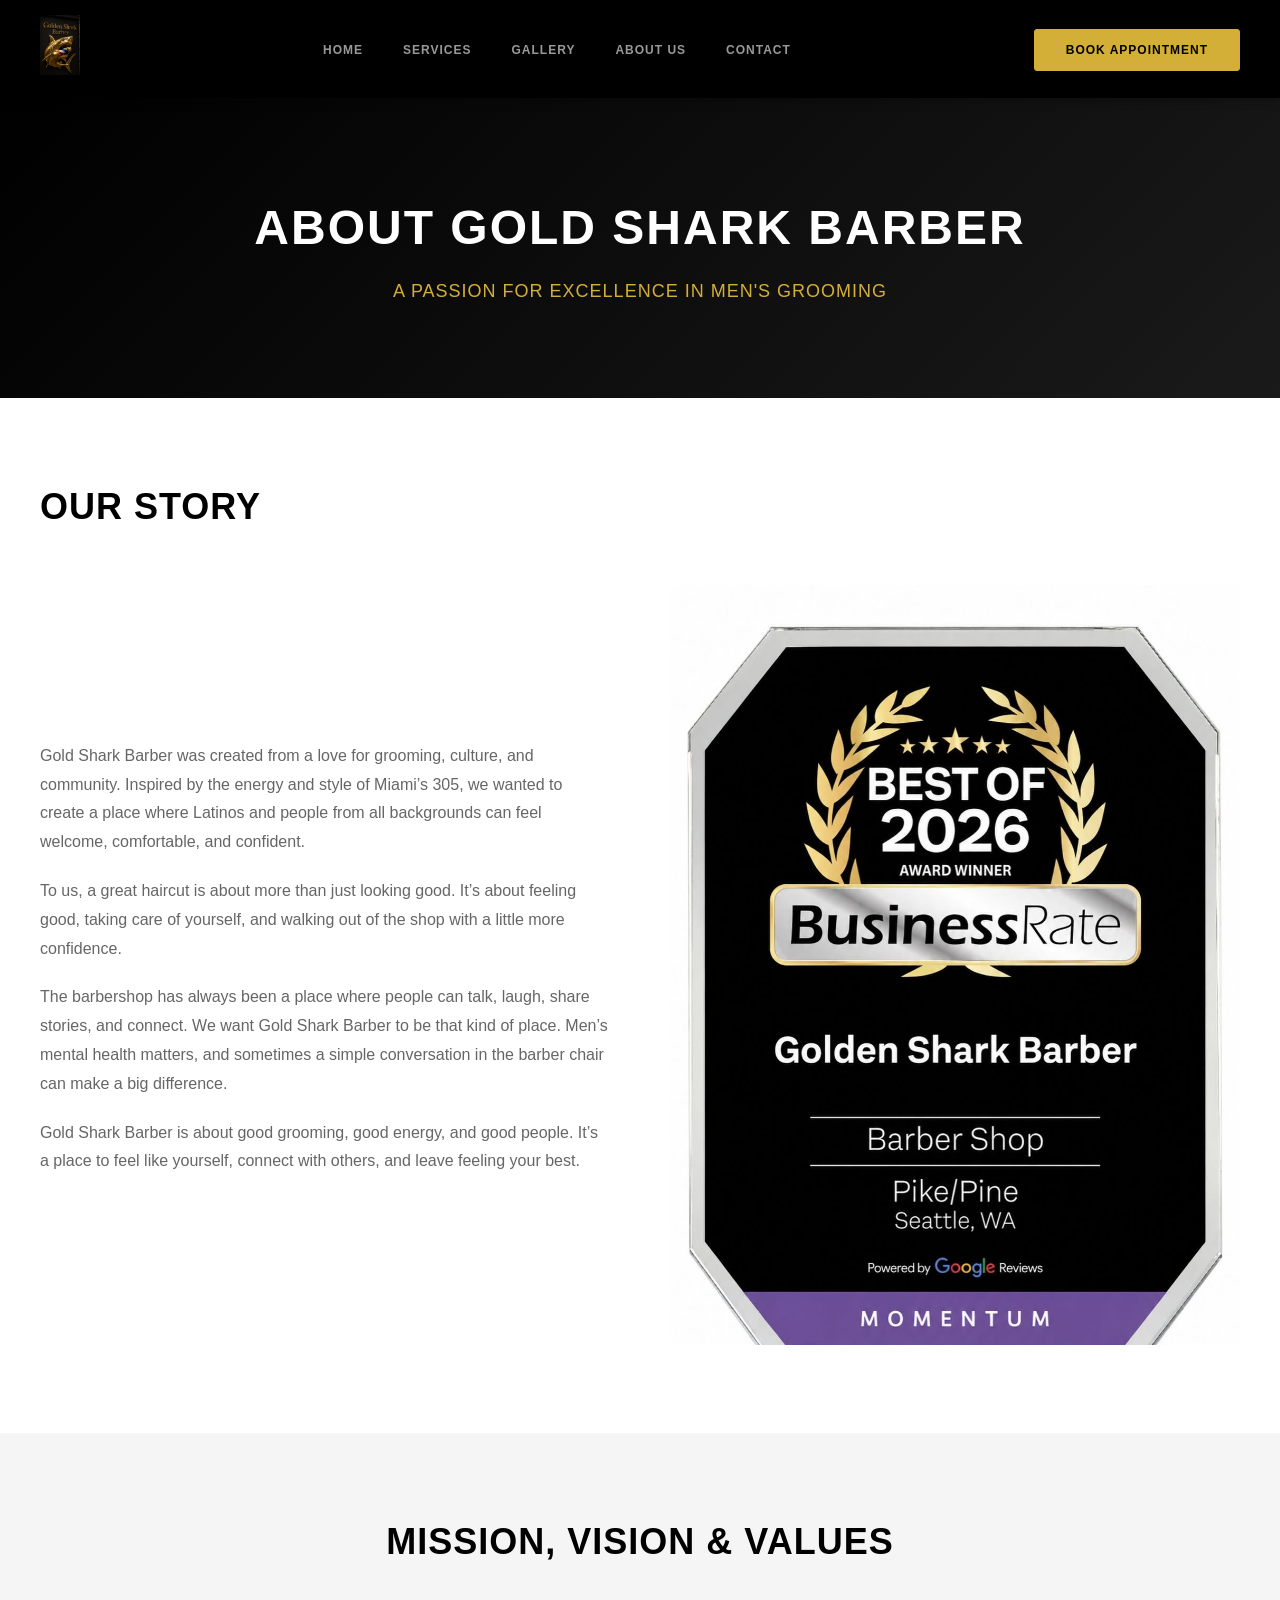
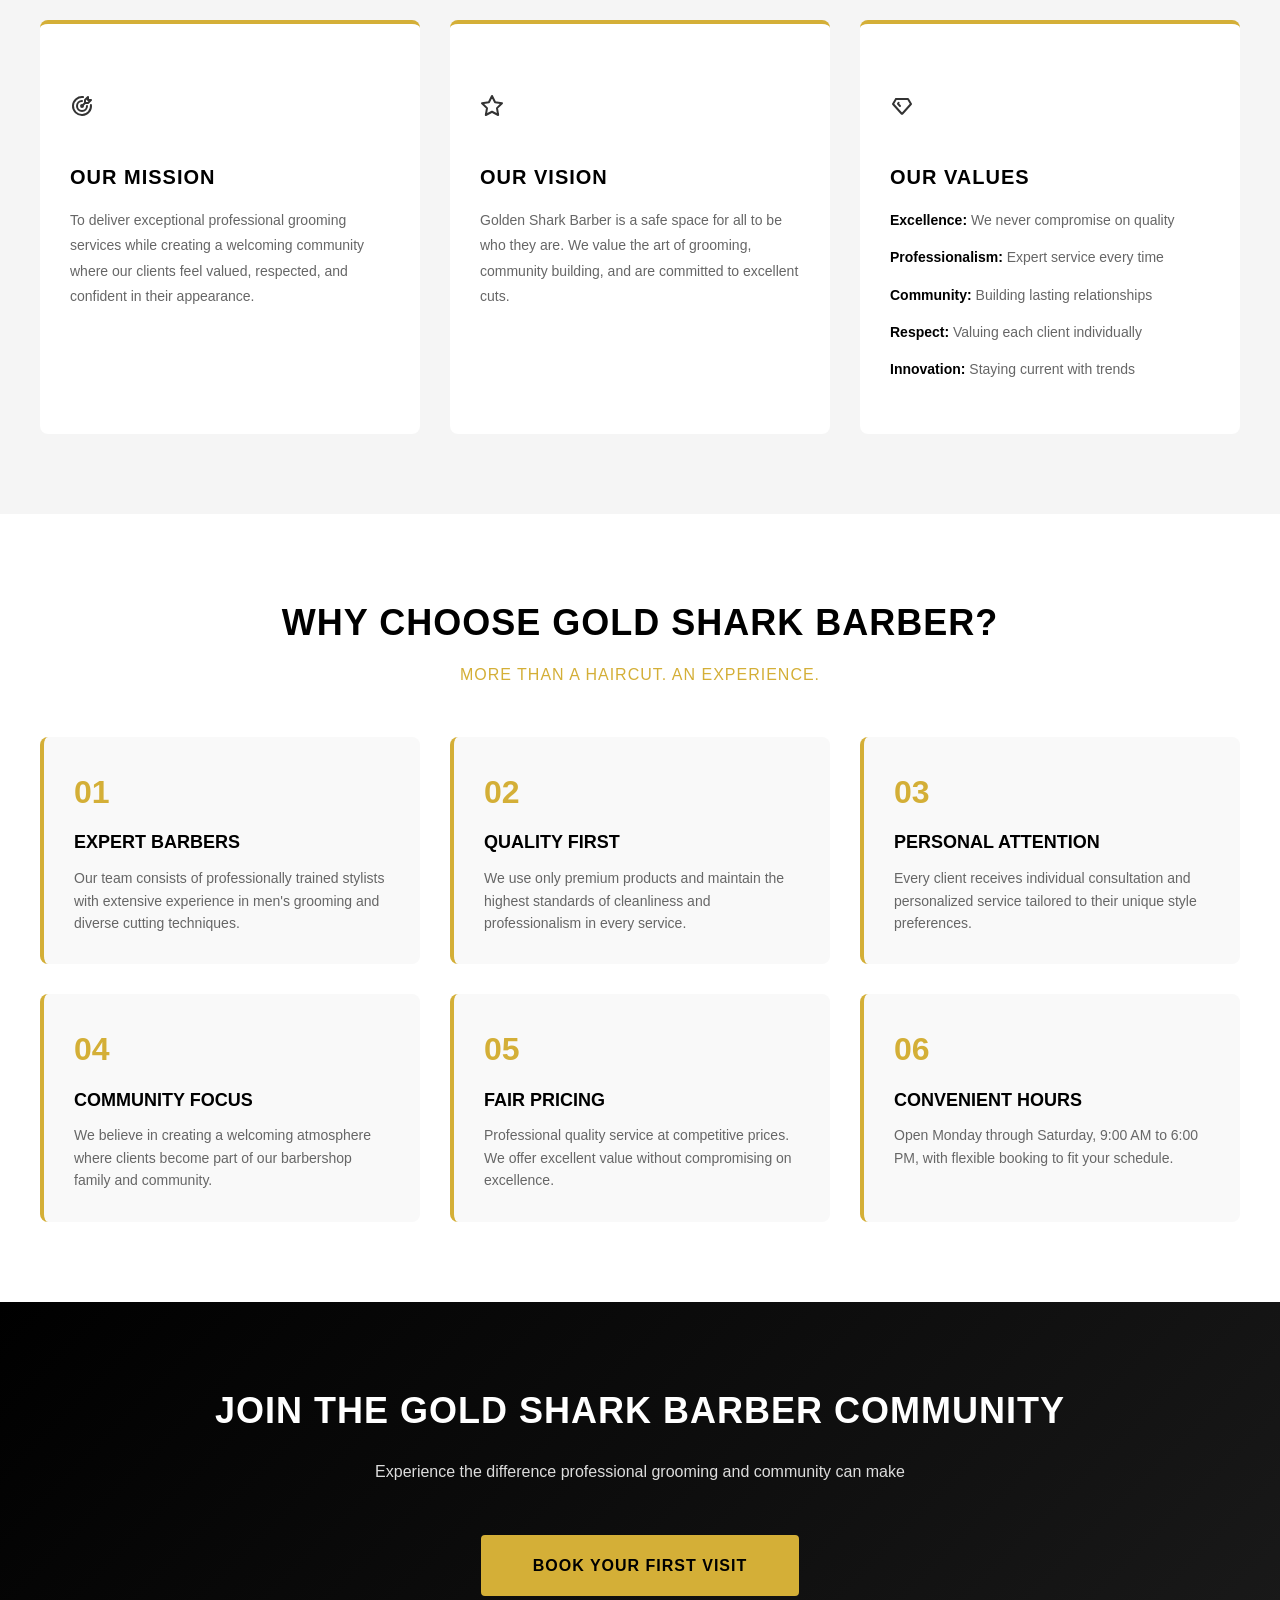
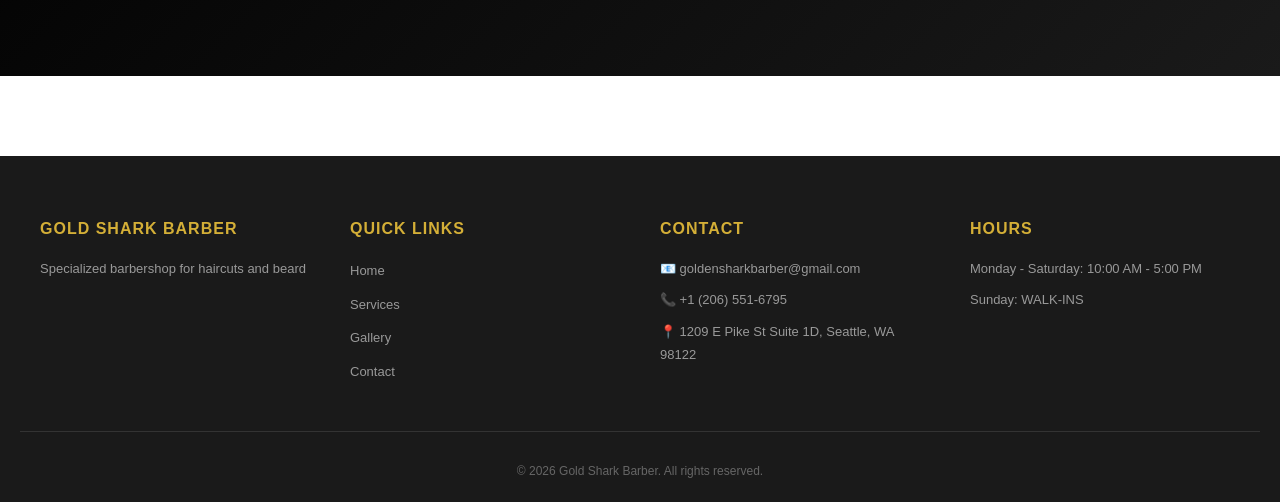
<file: backend/static/sobre-nosotros.html>
<!DOCTYPE html>
<html lang="en">
<head>
    <meta charset="UTF-8">
    <meta name="viewport" content="width=device-width, initial-scale=1.0">
    <title>About Us - Gold Shark Barber</title>
    <!-- ✨ FAVICON ✨ -->
    <link rel="icon" type="image/x-icon" href="/favicon.ico">
    <link rel="apple-touch-icon" href="/favicon.ico">
    
    <link rel="stylesheet" href="css/main.css?v=1794868325">
    <link rel="stylesheet" href="css/sobre-nosotros.css?v=1794868325">
</head>
<body>
<!-- NAVBAR -->
    <nav class="navbar">
        <div class="navbar-container">
            <div class="logo">
                <a href="https://goldenbarbershop.online/"><img src="images/logo.jpeg" alt="Gold Shark Barber Logo" class="logo-img"></a>

            </div>
            
            <button class="hamburger" id="hamburger">
                <span class="line">☰</span>
            </button>
            
            <ul class="nav-menu" id="navMenu">
                <li><a href="index.html" class="active">HOME</a></li>
                <li><a href="servicios.html">SERVICES</a></li>
                <li><a href="galeria.html">GALLERY</a></li>
                <li><a href="sobre-nosotros.html">ABOUT US</a></li>
                <li><a href="contacto.html">CONTACT</a></li>
            </ul>
            
            <div class="nav-buttons">
                <a href="professionals.html" class="btn-book">BOOK APPOINTMENT</a>
            </div>
        </div>
    </nav>
    <!-- HERO SECTION -->
    <section class="hero-about">
        <div class="hero-content">
            <h1>About Gold Shark Barber</h1>
            <p>A passion for excellence in men's grooming</p>
        </div>
    </section>

    <!-- NUESTRA HISTORIA -->
    <section class="nuestra-historia">
        <div class="contenido">
            <h2>Our Story</h2>
            
            <div class="historia-grid">
                <div class="historia-text">
                    <p>
                        Gold Shark Barber was created from a love for grooming, culture, and community. Inspired by the energy and style of Miami’s 305,
                        we wanted to create a place where Latinos and people from all backgrounds can feel welcome, comfortable, and confident.

                    </p>
                    
                    <p>
                        To us, a great haircut is about more than just looking good. It’s about feeling good, taking care of yourself,
                        and walking out of the shop with a little more confidence.
                    </p>
                    
                    <p>
                        The barbershop has always been a place where people can talk, laugh, share stories, and connect. We want Gold Shark Barber to be that kind of place. Men’s mental health matters, and sometimes a simple conversation in the barber chair can make a big difference.
                    </p>

                    <p>
                        Gold Shark Barber is about good grooming, good energy, and good people. It’s a place to feel like yourself, connect with others, and leave feeling your best.
                    </p>
                </div>
                
                <div class="historia-image">
                    <img src="images/about.jpg" alt="Gold Shark Barber" style="width: 100%; border-radius: 8px;">
                </div>
            </div>
        </div>
    </section>

    <!-- MISION, VISION, VALORES -->
    <section class="valores">
        <h2>Mission, Vision & Values</h2>
        
        <div class="valores-grid">
            <div class="valor-card">
                <div class="valor-icon">
                    <svg xmlns="http://www.w3.org/2000/svg" width="24" height="24" viewBox="0 0 24 24" fill="none" stroke="currentColor" stroke-width="2" stroke-linecap="round" stroke-linejoin="round" class="icon icon-tabler icons-tabler-outline icon-tabler-target-arrow"><path stroke="none" d="M0 0h24v24H0z" fill="none" /><path d="M11 12a1 1 0 1 0 2 0a1 1 0 1 0 -2 0" /><path d="M12 7a5 5 0 1 0 5 5" /><path d="M13 3.055a9 9 0 1 0 7.941 7.945" /><path d="M15 6v3h3l3 -3h-3v-3l-3 3" /><path d="M15 9l-3 3" /></svg>
                </div>
                <h3>Our Mission</h3>
                <p>
                    To deliver exceptional professional grooming services while creating a welcoming community 
                    where our clients feel valued, respected, and confident in their appearance.
                </p>
            </div>
            
            <div class="valor-card">
                <div class="valor-icon">
                    <svg xmlns="http://www.w3.org/2000/svg" width="24" height="24" viewBox="0 0 24 24" fill="none" stroke="currentColor" stroke-width="2" stroke-linecap="round" stroke-linejoin="round" class="icon icon-tabler icons-tabler-outline icon-tabler-star"><path stroke="none" d="M0 0h24v24H0z" fill="none" /><path d="M12 17.75l-6.172 3.245l1.179 -6.873l-5 -4.867l6.9 -1l3.086 -6.253l3.086 6.253l6.9 1l-5 4.867l1.179 6.873l-6.158 -3.245" /></svg>
                </div>
                <h3>Our Vision</h3>
                <p>
                    Golden Shark Barber is a safe space for all to be who they are. We value the art of grooming, community building, and are committed to excellent cuts.
                </p>
            </div>
            
            <div class="valor-card">
                <div class="valor-icon">
                    <svg xmlns="http://www.w3.org/2000/svg" width="24" height="24" viewBox="0 0 24 24" fill="none" stroke="currentColor" stroke-width="2" stroke-linecap="round" stroke-linejoin="round" class="icon icon-tabler icons-tabler-outline icon-tabler-diamond"><path stroke="none" d="M0 0h24v24H0z" fill="none" /><path d="M6 5h12l3 5l-8.5 9.5a.7 .7 0 0 1 -1 0l-8.5 -9.5l3 -5" /><path d="M10 12l-2 -2.2l.6 -1" /></svg>
                </div>
                <h3>Our Values</h3>
                <ul class="valores-list">
                    <li><strong>Excellence:</strong> We never compromise on quality</li>
                    <li><strong>Professionalism:</strong> Expert service every time</li>
                    <li><strong>Community:</strong> Building lasting relationships</li>
                    <li><strong>Respect:</strong> Valuing each client individually</li>
                    <li><strong>Innovation:</strong> Staying current with trends</li>
                </ul>
            </div>
        </div>
    </section>

    <!-- POR QUÉ ELEGIR GOLD SHARK -->
    <section class="por-que-shark">
        <h2>Why Choose Gold Shark Barber?</h2>
        <p class="subtitle">More than a haircut. An experience.</p>
        
        <div class="razones-shark-grid">
            <div class="razon-shark">
                <div class="numero">01</div>
                <h3>Expert Barbers</h3>
                <p>Our team consists of professionally trained stylists with extensive experience in men's grooming and diverse cutting techniques.</p>
            </div>
            
            <div class="razon-shark">
                <div class="numero">02</div>
                <h3>Quality First</h3>
                <p>We use only premium products and maintain the highest standards of cleanliness and professionalism in every service.</p>
            </div>
            
            <div class="razon-shark">
                <div class="numero">03</div>
                <h3>Personal Attention</h3>
                <p>Every client receives individual consultation and personalized service tailored to their unique style preferences.</p>
            </div>
            
            <div class="razon-shark">
                <div class="numero">04</div>
                <h3>Community Focus</h3>
                <p>We believe in creating a welcoming atmosphere where clients become part of our barbershop family and community.</p>
            </div>
            
            <div class="razon-shark">
                <div class="numero">05</div>
                <h3>Fair Pricing</h3>
                <p>Professional quality service at competitive prices. We offer excellent value without compromising on excellence.</p>
            </div>
            
            <div class="razon-shark">
                <div class="numero">06</div>
                <h3>Convenient Hours</h3>
                <p>Open Monday through Saturday, 9:00 AM to 6:00 PM, with flexible booking to fit your schedule.</p>
            </div>
        </div>
    </section>



    <!-- TESTIMONIOS -->
    <!-- <section class="testimonios">
        <h2>What Our Clients Say</h2>
        
        <div class="testimonios-grid">
            <div class="testimonio-card">
                <div class="stars">⭐⭐⭐⭐⭐</div>
                <p>
                    "Exceptional service! The attention to detail and professionalism at Gold Shark Barber is unmatched. 
                    Highly recommended!"
                </p>
                <p class="autor">- Juan M.</p>
            </div>
            
            <div class="testimonio-card">
                <div class="stars">⭐⭐⭐⭐⭐</div>
                <p>
                    "Best haircut I've had in Guatemala. The barber really listens to what you want and delivers amazing results. 
                    Will definitely be back!"
                </p>
                <p class="autor">- Carlos L.</p>
            </div>
            
            <div class="testimonio-card">
                <div class="stars">⭐⭐⭐⭐⭐</div>
                <p>
                    "Great experience from start to finish. Professional, clean, and welcoming atmosphere. 
                    This is my new favorite barbershop!"
                </p>
                <p class="autor">- Miguel R.</p>
            </div>
        </div>
    </section> -->

    <!-- CTA -->
    <section class="cta-about">
        <h2>Join the Gold Shark Barber Community</h2>
        <p>Experience the difference professional grooming and community can make</p>
        <a href="professionals.html" class="btn-primary-large">Book Your First Visit</a>
    </section>

    <!-- FOOTER -->
    <footer class="footer">
        <div class="footer-container">
            <div class="footer-section">
                <h4>Gold Shark Barber</h4>
                <p>Specialized barbershop for haircuts and beard</p>
            </div>
            
            <div class="footer-section">
                <h4>Quick Links</h4>
                <ul>
                    <li><a href="index.html">Home</a></li>
                    <li><a href="servicios.html">Services</a></li>
                    <li><a href="galeria.html">Gallery</a></li>
                    <li><a href="contacto.html">Contact</a></li>
                </ul>
            </div>
            
            <div class="footer-section">
                <h4>Contact</h4>
                <p>📧 goldensharkbarber@gmail.com</p>
                <p>📞 +1 (206) 551-6795</p>
                <p>📍 1209 E Pike St Suite 1D, Seattle, WA 98122</p>
            </div>
            
            <div class="footer-section">
                <h4>Hours</h4>
                <p>Monday - Saturday: 10:00 AM - 5:00 PM</p>
                <p>Sunday: WALK-INS</p>
            </div>
        </div>
        
        <div class="footer-bottom">
            <p>&copy; 2026 Gold Shark Barber. All rights reserved.</p>
        </div>
    </footer>

    <script src="js/navbar.js?v=1794868325"></script>
    
</body>
</html>
</file>
<file: backend/static/css/main.css>
/* ========================================
   RESET Y ESTILOS GENERALES
   ======================================== */

* {
    margin: 0;
    padding: 0;
    box-sizing: border-box;
}

html {
    scroll-behavior: smooth;
}

body {
    font-family: -apple-system, BlinkMacSystemFont, 'Segoe UI', Arial, sans-serif;
    color: #333;
    line-height: 1.6;
    width: 100%;
    overflow-x: hidden;
}

a {
    text-decoration: none;
    color: inherit;
    transition: all 0.3s ease;
}

button {
    cursor: pointer;
    font-family: inherit;
    transition: all 0.3s ease;
}

/* ========================================
   NAVBAR
   ======================================== */

.navbar {
    background-color: #000;
    padding: 15px 20px;
    position: sticky;
    top: 0;
    z-index: 1000;
    box-shadow: 0 2px 10px rgba(0, 0, 0, 0.3);
    width: 100%;
}

.navbar-container {
    max-width: 1200px;
    margin: 0 auto;
    display: flex;
    justify-content: space-between;
    align-items: center;
    gap: 20px;
}

.logo {
    flex-shrink: 0;
    display: flex;
    align-items: center;
}

.logo-img {
    height: 60px;
    width: auto;
    object-fit: contain;
    transition: all 0.3s ease;
}

.logo-img:hover {
    filter: brightness(1.1);
    transform: scale(1.05);
}

/* HAMBURGER MENU */
.hamburger {
    display: none;
    background: none;
    border: none;
    color: #d4af37;
    font-size: 28px;
    cursor: pointer;
    padding: 5px;
    line-height: 1;
    z-index: 1001;
}

.hamburger:hover {
    color: #fff;
}

/* NAV MENU */
.nav-menu {
    list-style: none;
    display: flex;
    gap: 40px;
    flex: 1;
    justify-content: center;
    align-items: center;
}

.nav-menu li {
    margin: 0;
    padding: 0;
}

.nav-menu a {
    color: #999;
    font-size: 12px;
    font-weight: 600;
    text-transform: uppercase;
    letter-spacing: 1px;
    position: relative;
    display: inline-block;
}

.nav-menu a:hover,
.nav-menu a.active {
    color: #d4af37;
}

.nav-menu a::after {
    content: '';
    position: absolute;
    bottom: -5px;
    left: 0;
    width: 0;
    height: 2px;
    background-color: #d4af37;
    transition: width 0.3s ease;
}

.nav-menu a:hover::after,
.nav-menu a.active::after {
    width: 100%;
}

/* NAV BUTTONS */
.nav-buttons {
    flex-shrink: 0;
}

.btn-book {
    background-color: #d4af37;
    color: #000;
    padding: 12px 30px;
    border-radius: 4px;
    font-size: 12px;
    font-weight: 600;
    text-transform: uppercase;
    letter-spacing: 1px;
    border: 2px solid #d4af37;
    white-space: nowrap;
}

.btn-book:hover {
    background-color: transparent;
    color: #d4af37;
}

/* ========================================
   BOTONES GLOBALES
   ======================================== */

.btn-primary {
    display: inline-block;
    background-color: #d4af37;
    color: #000;
    padding: 14px 40px;
    border-radius: 4px;
    font-size: 14px;
    font-weight: 600;
    text-transform: uppercase;
    letter-spacing: 1px;
    border: 2px solid #d4af37;
    margin-top: 20px;
    margin-right: 30px;
}

.btn-primary:hover {
    background-color: transparent;
    color: #d4af37;
    transform: translateY(-2px);
    box-shadow: 0 4px 12px rgba(212, 175, 55, 0.3);
}

.btn-primary-large {
    display: inline-block;
    background-color: #d4af37;
    color: #000;
    padding: 16px 50px;
    border-radius: 4px;
    font-size: 16px;
    font-weight: 600;
    text-transform: uppercase;
    letter-spacing: 1px;
    border: 2px solid #d4af37;
    margin-top: 20px;
}

.btn-primary-large:hover {
    background-color: transparent;
    color: #d4af37;
    transform: translateY(-2px);
    box-shadow: 0 4px 12px rgba(212, 175, 55, 0.3);
}

.btn-secondary {
    display: inline-block;
    background-color: transparent;
    color: #000;
    padding: 12px 30px;
    border-radius: 4px;
    font-size: 12px;
    font-weight: 600;
    text-transform: uppercase;
    letter-spacing: 1px;
    border: 2px solid #000;
    margin-top: 20px;
}

.btn-secondary:hover {
    background-color: #000;
    color: #d4af37;
}

/* ========================================
   FOOTER
   ======================================== */

.footer {
    background-color: #1a1a1a;
    color: #999;
    padding: 60px 20px 20px;
    margin-top: 80px;
    width: 100%;
}

.footer-container {
    max-width: 1200px;
    margin: 0 auto;
    display: grid;
    grid-template-columns: repeat(auto-fit, minmax(250px, 1fr));
    gap: 40px;
    margin-bottom: 40px;
}

.footer-section h4 {
    color: #d4af37;
    font-size: 16px;
    margin-bottom: 15px;
    text-transform: uppercase;
    letter-spacing: 1px;
}

.footer-section p {
    font-size: 13px;
    line-height: 1.8;
    margin-bottom: 8px;
}

.footer-section ul {
    list-style: none;
}

.footer-section ul li {
    margin-bottom: 8px;
}

.footer-section a {
    color: #999;
    font-size: 13px;
}

.footer-section a:hover {
    color: #d4af37;
}

.footer-bottom {
    text-align: center;
    padding-top: 30px;
    border-top: 1px solid #333;
    font-size: 12px;
    color: #666;
}

/* ========================================
   RESPONSIVE - TABLET (768px y menos)
   ======================================== */

@media (max-width: 768px) {
    .navbar-container {
        flex-wrap: nowrap;
        gap: 10px;
        padding: 15px 15px;
    }

    .hamburger {
        display: block;
        order: 3;
    }

    .logo {
        order: 1;
    }

    .nav-menu {
        display: none;
        position: fixed;
        top: 70px;
        left: 0;
        width: 100%;
        flex-direction: column;
        gap: 0;
        background-color: #000;
        max-height: calc(100vh - 70px);
        overflow-y: auto;
        padding: 10px 0;
        margin: 0;
        justify-content: flex-start;
        z-index: 999;
    }

    .nav-menu.active {
        display: flex;
    }

    .nav-menu li {
        border-bottom: 1px solid #333;
        width: 100%;
        text-align: center;
    }

    .nav-menu a {
        display: block;
        padding: 15px 20px;
        font-size: 13px;
    }

    .nav-menu a::after {
        display: none;
    }

    .nav-menu a.active {
        background-color: #1a1a1a;
        color: #d4af37;
    }

    .nav-buttons {
        order: 2;
        display: none;
    }

    .navbar-container .nav-buttons {
        display: block;
        position: fixed;
        bottom: 10px;
        right: 15px;
        width: auto;
    }

    .btn-book {
        padding: 12px 20px;
        font-size: 11px;
    }

    .footer-container {
        grid-template-columns: 1fr;
    }

    .btn-primary {
        padding: 12px 30px;
        font-size: 12px;
    }

    .btn-primary-large {
        padding: 14px 35px;
        font-size: 14px;
    }

    .logo-img {
        height: 50px;
    }
}

/* ========================================
   RESPONSIVE - MOBILE (480px y menos)
   ======================================== */

@media (max-width: 480px) {
    .navbar-container {
        padding: 10px 12px;
    }

    .logo-img {
        height: 45px;
    }

    .hamburger {
        font-size: 24px;
    }

    .btn-book {
        padding: 10px 15px;
        font-size: 10px;
    }

    .nav-menu a {
        padding: 12px 15px;
        font-size: 12px;
    }

    .footer-section h4 {
        font-size: 14px;
    }

    .footer-section p {
        font-size: 12px;
    }

    .btn-primary {
        padding: 11px 25px;
        font-size: 11px;
    }

    .btn-primary-large {
        padding: 12px 30px;
        font-size: 13px;
    }

    .btn-secondary {
        padding: 10px 20px;
        font-size: 11px;
    }
}
</file>
<file: backend/static/css/index.css>
/* ========================================
   HERO SECTION CON LOGO CARRUSEL
   ======================================== */

@keyframes carouselLogo {
    0% {
        transform: translateX(-150%);
        opacity: 0;
    }
    10% {
        opacity: 1;
    }
    50% {
        transform: translateX(0);
        opacity: 1;
    }
    90% {
        opacity: 1;
    }
    100% {
        transform: translateX(150%);
        opacity: 0;
    }
}

.hero {
    height: 600px;
    margin-top: 0;
    padding: 0;
    background: linear-gradient(rgba(0, 0, 0, 0.5), rgba(0, 0, 0, 0.5)), 
                url('data:image/svg+xml,<svg xmlns="http://www.w3.org/2000/svg" viewBox="0 0 1200 600"><rect fill="%23222" width="1200" height="600"/><circle cx="600" cy="300" r="100" fill="%23d4af37" opacity="0.05"/></svg>');
    background-size: cover;
    background-position: center;
    background-attachment: fixed;
    position: relative;
    display: flex;
    align-items: center;
    justify-content: flex-start;
    color: white;
    overflow: hidden;
}

.hero::after {
    content: '';
    position: absolute;
    width: 75%;
    height: 75%;
    top: 50%;
    left: 50%;
    transform: translate(-50%, -50%);
    background-image: url('/images/logo.jpeg');
    background-size: contain;
    background-repeat: no-repeat;
    background-position: center;
    opacity: 0.15;
    animation: carouselLogo 8s ease-in-out infinite;
    z-index: 1;
    pointer-events: none;
    display: none;
}

.hero::before {
    content: '';
    position: absolute;
    top: 0;
    left: 0;
    right: 0;
    bottom: 0;
    background: linear-gradient(135deg, rgba(0, 0, 0, 0.7) 0%, rgba(0, 0, 0, 0.4) 100%);
    z-index: 1;
}

.hero-content {
    position: relative;
    z-index: 2;
    max-width: 600px;
    padding: 40px;
    margin-left: 40px;
}

.hero-title {
    font-size: 58px;
    font-weight: 700;
    line-height: 1.2;
    margin-bottom: 20px;
    letter-spacing: -1px;
    font-style: italic;
}

.hero-subtitle {
    font-size: 20px;
    font-weight: 400;
    margin-bottom: 15px;
    color: #d4af37;
    text-transform: uppercase;
    letter-spacing: 2px;
}

.hero-description {
    font-size: 16px;
    margin-bottom: 30px;
    color: #ddd;
    line-height: 1.8;
}

.hero-bottom {
    display: flex;
    align-items: center;
    gap: 20px;
    position: relative;
    z-index: 2;
}

.hero-bottom .btn-primary {
    margin-top: 0 !important;
    margin-right: 0 !important;
}

.social-link {
    display: flex;
    align-items: center;
}

.social-link img {
    transition: all 0.3s ease;
}

.social-link:hover img {
    transform: scale(1.1);
    filter: brightness(1.2);
}

.social-links {
    margin-top: 0;
    display: flex;
    gap: 15px;
}

.hero-overlay {
    position: absolute;
    top: 0;
    right: 0;
    width: 50%;
    height: 100%;
    background: linear-gradient(90deg, transparent 0%, rgba(0, 0, 0, 0.4) 100%);
    z-index: 2;
}

/* ========================================
   REVIEWS CAROUSEL - GOOGLE MAPS STYLE
   ======================================== */

.btn-write-review {
    display: block;
    margin: 20px auto 0;
    padding: 10px 24px;
    background-color: #1f2937;
    color: #fff;
    border-radius: 4px;
    font-size: 13px;
    font-weight: 500;
    text-decoration: none;
    transition: all 0.3s ease;
    cursor: pointer;
    text-align: center;
    width: fit-content;
}

.btn-write-review:hover {
    background-color: #d4af37;
    color: #000;
    box-shadow: 0 2px 8px rgba(0, 0, 0, 0.15);
}

.reviews-section {
    padding: 60px 20px;
    background-color: #fff;
}

.reviews-section h2 {
    font-size: 28px;
    font-weight: 500;
    color: #202124;
    margin-bottom: 40px;
    text-align: center;
}

.carousel-container {
    max-width: 700px;
    margin: 0 auto;
}

.carousel-wrapper {
    position: relative;
    overflow: hidden;
    height: 140px;
}

.carousel {
    position: relative;
    height: 100%;
}

.review-card {
    position: absolute;
    width: 100%;
    height: 100%;
    padding: 16px;
    background: #fff;
    border: 1px solid #dadce0;
    border-radius: 8px;
    transition: all 0.5s ease-in-out;
    opacity: 0;
    display: flex;
    flex-direction: column;
    gap: 8px;
}

.review-card.active {
    opacity: 1;
}

.review-header {
    display: flex;
    align-items: center;
    gap: 12px;
}

.review-avatar {
    width: 40px;
    height: 40px;
    border-radius: 50%;
    background: #5f6368;
    display: flex;
    align-items: center;
    justify-content: center;
    font-size: 18px;
    font-weight: 600;
    color: #fff;
    flex-shrink: 0;
}

.review-info {
    flex: 1;
    min-width: 0;
}

.review-info h4 {
    font-size: 13px;
    font-weight: 500;
    color: #202124;
    margin: 0;
}

.review-stars {
    font-size: 12px;
    color: #fcc934;
    margin-top: 2px;
}

.review-text {
    font-size: 12px;
    line-height: 1.5;
    color: #5f6368;
    margin: 0;
    overflow: hidden;
    text-overflow: ellipsis;
    max-height: 3em;
}

/* DOTS NAVIGATION */

.carousel-dots {
    display: flex;
    justify-content: center;
    gap: 6px;
    margin-top: 20px;
}

.dot {
    width: 8px;
    height: 8px;
    border-radius: 50%;
    border: none;
    background-color: #dadce0;
    cursor: pointer;
    transition: all 0.3s ease;
}

.dot:hover {
    background-color: #bdc1c6;
}

.dot.active {
    background-color: #5f6368;
    width: 24px;
    border-radius: 4px;
}

/* ========================================
   SERVICIOS PREVIEW
   ======================================== */

.servicios-preview {
    padding: 80px 20px;
    text-align: center;
    background-color: #fff;
}

.servicios-preview h2 {
    font-size: 36px;
    font-weight: 700;
    color: #000;
    margin-bottom: 50px;
    text-transform: uppercase;
    letter-spacing: 1px;
}

.servicios-grid {
    max-width: 1200px;
    margin: 0 auto;
    display: grid;
    grid-template-columns: repeat(auto-fit, 280px);
    gap: 30px;
    justify-content: center;
    margin-bottom: 40px;
}

.servicio-card {
    padding: 40px 30px;
    background-color: #f9f9f9;
    border-radius: 8px;
    transition: all 0.3s ease;
    border: 2px solid transparent;
}

.servicio-card:hover {
    background-color: #fff;
    border-color: #d4af37;
    transform: translateY(-10px);
    box-shadow: 0 10px 30px rgba(0, 0, 0, 0.1);
}

.servicio-icon {
    font-size: 48px;
    margin-bottom: 20px;
}

.servicio-card h3 {
    font-size: 20px;
    font-weight: 600;
    color: #000;
    margin-bottom: 10px;
    text-transform: uppercase;
}

.servicio-card .precio {
    font-size: 16px;
    font-weight: 700;
    color: #d4af37;
    margin-bottom: 10px;
}

.servicio-card p {
    font-size: 14px;
    color: #666;
    line-height: 1.6;
}

/* ========================================
   SOBRE NOSOTROS PREVIEW
   ======================================== */

.sobre-preview {
    padding: 80px 20px;
    background-color: #f5f5f5;
    display: grid;
    grid-template-columns: 1fr 1fr;
    gap: 60px;
    align-items: center;
}

.sobre-content {
    max-width: 600px;
}

.sobre-preview h2 {
    font-size: 36px;
    font-weight: 700;
    color: #000;
    margin-bottom: 20px;
    text-transform: uppercase;
    letter-spacing: 1px;
}

.sobre-preview p {
    font-size: 15px;
    line-height: 1.8;
    color: #666;
    margin-bottom: 20px;
}

.image-placeholder {
    width: 100%;
    height: 400px;
    background: linear-gradient(135deg, #333 0%, #666 100%);
    border-radius: 8px;
    display: flex;
    align-items: center;
    justify-content: center;
    font-size: 18px;
    color: #999;
    font-weight: 500;
}

/* ========================================
   GALERÍA PREVIEW
   ======================================== */

.galeria-preview {
    padding: 80px 20px;
    background-color: #fff;
    text-align: center;
}

.galeria-preview h2 {
    font-size: 36px;
    font-weight: 700;
    color: #000;
    margin-bottom: 50px;
    text-transform: uppercase;
    letter-spacing: 1px;
}

.galeria-grid {
    max-width: 1200px;
    margin: 0 auto;
    display: grid;
    grid-template-columns: repeat(auto-fit, minmax(250px, 1fr));
    gap: 20px;
    margin-bottom: 40px;
}

.galeria-item {
    position: relative;
    overflow: hidden;
    border-radius: 8px;
    aspect-ratio: 1;
}

.galeria-image-placeholder {
    width: 100%;
    height: 100%;
    background: linear-gradient(135deg, #444 0%, #222 100%);
    display: flex;
    align-items: center;
    justify-content: center;
    font-size: 16px;
    color: #999;
    font-weight: 500;
    transition: all 0.3s ease;
}

.galeria-item:hover .galeria-image-placeholder {
    background: linear-gradient(135deg, #d4af37 0%, #b8960a 100%);
    color: #000;
    transform: scale(1.1);
}

/* ========================================
   CTA SECTION
   ======================================== */

.cta-section {
    padding: 80px 20px;
    background: linear-gradient(135deg, #000 0%, #1a1a1a 100%);
    color: white;
    text-align: center;
}

.cta-section h2 {
    font-size: 36px;
    font-weight: 700;
    margin-bottom: 20px;
    text-transform: uppercase;
    letter-spacing: 1px;
}

.cta-section p {
    font-size: 16px;
    margin-bottom: 30px;
    color: #ddd;
    max-width: 600px;
    margin-left: auto;
    margin-right: auto;
}

/* ========================================
   RESPONSIVE - MOBILE FIRST (480px y menos)
   ======================================== */

@media (max-width: 480px) {
    .hero {
        height: 320px;
        margin: 0;
        padding: 0;
        margin-top: 0;
    }

    .hero::after {
        width: 85%;
        height: 85%;
        top: 45%;
    }

    .hero-content {
        padding: 15px !important;
        margin-left: 0 !important;
        text-align: center;
        max-width: 100%;
    }

    .hero-title {
        font-size: 40px;
        margin-bottom: 8px;
    }

    .hero-subtitle {
        font-size: 12px;
        margin-bottom: 8px;
    }

    .hero-description {
        font-size: 11px;
        margin-bottom: 12px;
    }

    .hero-bottom {
        gap: 10px;
        justify-content: center;
    }

    .hero-bottom .btn-primary {
        padding: 8px 15px !important;
        font-size: 10px !important;
    }

    .social-link img {
        width: 30px !important;
        height: 30px !important;
    }

    .reviews-section {
        padding: 40px 15px;
    }

    .reviews-section h2 {
        font-size: 22px;
        margin-bottom: 25px;
    }

    .carousel-wrapper {
        height: 160px;
    }

    .review-card {
        padding: 12px;
    }

    .review-avatar {
        width: 36px;
        height: 36px;
        font-size: 16px;
    }

    .review-info h4 {
        font-size: 12px;
    }

    .review-stars {
        font-size: 11px;
    }

    .review-text {
        font-size: 11px;
    }

    .servicios-preview h2,
    .galeria-preview h2,
    .sobre-preview h2,
    .cta-section h2 {
        font-size: 24px;
        margin-bottom: 30px;
    }

    .servicio-card {
        padding: 20px 15px;
    }

    .servicio-icon {
        font-size: 36px;
    }

    .servicio-card h3 {
        font-size: 16px;
    }

    .servicio-card .precio {
        font-size: 14px;
    }

    .servicio-card p {
        font-size: 12px;
    }

    .servicios-preview,
    .galeria-preview,
    .sobre-preview,
    .cta-section {
        padding: 40px 15px;
    }

    .sobre-preview {
        grid-template-columns: 1fr;
        gap: 30px;
    }

    .sobre-preview h2 {
        font-size: 22px;
    }

    .sobre-preview p {
        font-size: 13px;
    }

    .image-placeholder {
        height: 250px;
        font-size: 14px;
    }

    .galeria-grid {
        grid-template-columns: 1fr;
        gap: 15px;
    }

    .cta-section h2 {
        font-size: 22px;
    }

    .cta-section p {
        font-size: 13px;
        margin-bottom: 20px;
    }
}

/* ========================================
   RESPONSIVE - TABLET (768px y menos)
   ======================================== */

@media (max-width: 768px) {
    .hero {
        height: 400px;
        margin-top: 0;
        padding: 0;
    }

    .hero::after {
        width: 80%;
        height: 80%;
    }

    .hero-content {
        margin-left: 0;
        padding: 20px;
        text-align: center;
    }

    .hero-title {
        font-size: 48px;
    }

    .hero-subtitle {
        font-size: 14px;
    }

    .hero-description {
        font-size: 13px;
    }

    .hero-bottom {
        justify-content: center;
        flex-wrap: wrap;
    }

    .hero-overlay {
    position: absolute;
    top: 0;
    right: 0;
    width: 50%;
    height: 100%;
    background: linear-gradient(90deg, transparent 0%, rgba(0, 0, 0, 0.4) 100%);
    z-index: 2;
    pointer-events: none; /* ✅ NUEVO */
    }

    .reviews-section {
        padding: 50px 20px;
    }

    .reviews-section h2 {
        font-size: 24px;
        margin-bottom: 30px;
    }

    .carousel-wrapper {
        height: 150px;
    }

    .servicios-preview h2,
    .galeria-preview h2,
    .sobre-preview h2,
    .cta-section h2 {
        font-size: 28px;
    }

    .servicios-grid {
        grid-template-columns: 1fr;
        gap: 20px;
    }

    .servicio-card {
        padding: 30px 20px;
    }

    .servicios-preview,
    .galeria-preview,
    .sobre-preview,
    .cta-section {
        padding: 60px 20px;
    }

    .image-placeholder {
        height: 300px;
    }

    .galeria-grid {
        grid-template-columns: repeat(2, 1fr);
    }

    .cta-section h2 {
        font-size: 26px;
    }

    .cta-section p {
        font-size: 14px;
    }
}

/* ========================================
   RESPONSIVE - DESKTOP (1024px y más)
   ======================================== */

@media (min-width: 1024px) {
    .hero {
        height: 600px;
        margin-top: 0;
    }

    .hero-title {
        font-size: 60px;
    }

    .sobre-preview {
        grid-template-columns: 1fr 1fr;
        gap: 40px;
    }

    .servicios-grid {
        grid-template-columns: repeat(2, 1fr);
    }
}





/* ========================================
   TEAM SECTION
   ======================================== */

.team-section {
    padding: 80px 20px;
    text-align: center;
    background-color: #f5f5f5;
}

.team-section h2 {
    font-size: 36px;
    font-weight: 700;
    color: #000;
    margin-bottom: 50px;
    text-transform: uppercase;
    letter-spacing: 1px;
}

.team-grid {
    max-width: 1200px;
    margin: 0 auto;
    display: grid;
    grid-template-columns: repeat(4, 1fr);
    gap: 30px;
}

.team-card {
    background: white;
    border-radius: 8px;
    padding: 30px 20px;
    transition: all 0.3s ease;
    box-shadow: 0 2px 10px rgba(0, 0, 0, 0.05);
}

.team-card:hover {
    transform: translateY(-10px);
    box-shadow: 0 10px 30px rgba(0, 0, 0, 0.1);
}

.team-photo-placeholder {
    width: 120px;
    height: 120px;
    border-radius: 50%;
    background: linear-gradient(135deg, #333 0%, #666 100%);
    display: flex;
    align-items: center;
    justify-content: center;
    margin: 0 auto 20px;
    font-size: 48px;
}

.team-card h3 {
    font-size: 20px;
    font-weight: 700;
    color: #000;
    margin-bottom: 8px;
    text-transform: uppercase;
}

.team-role {
    font-size: 13px;
    color: #d4af37;
    text-transform: uppercase;
    letter-spacing: 1px;
    margin-bottom: 20px;
    font-weight: 600;
}

.btn-team {
    display: inline-block;
    background-color: #d4af37;
    color: #000;
    padding: 10px 25px;
    border-radius: 4px;
    font-size: 12px;
    font-weight: 600;
    text-transform: uppercase;
    letter-spacing: 1px;
    border: 2px solid #d4af37;
    text-decoration: none;
}

.btn-team:hover {
    background-color: transparent;
    color: #d4af37;
}

.btn-team-alt {
    background-color: transparent;
    color: #000;
    border: 2px solid #000;
}

.btn-team-alt:hover {
    background-color: #000;
    color: #d4af37;
}

/* RESPONSIVE */
@media (max-width: 768px) {
    .team-section {
        padding: 50px 20px;
    }

    .team-section h2 {
        font-size: 28px;
        margin-bottom: 30px;
    }

    .team-grid {
        grid-template-columns: repeat(2, 1fr);
        gap: 20px;
    }

    .team-photo-placeholder {
        width: 90px;
        height: 90px;
        font-size: 36px;
    }
}

@media (max-width: 480px) {
    .team-grid {
        grid-template-columns: 1fr;
        gap: 15px;
    }

    .team-card {
        padding: 20px 15px;
    }
}

.team-instagram {
    display: block;
    color: #666;
    font-size: 13px;
    text-decoration: none;
    margin-bottom: 15px;
    transition: color 0.3s ease;
}

.team-instagram:hover {
    color: #d4af37;
}
</file>
<file: backend/static/css/cita.css>
/* ========================================
   HERO CITA
   ======================================== */




.hero-cita {
    height: 250px;
    background: linear-gradient(135deg, #000 0%, #1a1a1a 100%);
    display: flex;
    align-items: center;
    justify-content: center;
    color: white;
    text-align: center;
}

.hero-cita h1 {
    font-size: 42px;
    font-weight: 700;
    margin-bottom: 10px;
    text-transform: uppercase;
    letter-spacing: 2px;
}

.hero-cita p {
    font-size: 16px;
    color: #d4af37;
    text-transform: uppercase;
    letter-spacing: 1px;
}


/* ========================================
   CITA CONTAINER
   ======================================== */



.cita-container {
    max-width: 900px;
    margin: 60px auto;
    padding: 0 20px;
}

.cita-grid {
    display: grid;
    grid-template-columns: 2fr 1fr;
    gap: 40px;
}


/* ========================================
   DETALLES DE LA CITA
   ======================================== */


.cita-detalles {
    background-color: #f9f9f9;
    border-radius: 8px;
    padding: 40px;
    border-left: 4px solid #d4af37;
}

.cita-detalles h2 {
    font-size: 28px;
    font-weight: 700;
    color: #000;
    margin-bottom: 30px;
    text-transform: uppercase;
    letter-spacing: 1px;
}


.cita-info-item {
    display: flex;
    justify-content: space-between;
    align-items: center;
    padding: 20px 0;
    border-bottom: 1px solid #eee;
}


.cita-info-item:last-child {
    border-bottom: none;
}


.cita-info-label {
    font-size: 14px;
    font-weight: 600;
    color: #666;
    text-transform: uppercase;
    letter-spacing: 1px;
}


.cita-info-value {
    font-size: 18px;
    font-weight: 700;
    color: #000;
}


.cita-info-value.precio {
    color: #d4af37;
    font-size: 24px;
}


.cita-status {
    display: inline-block;
    padding: 8px 16px;
    border-radius: 20px;
    font-size: 12px;
    font-weight: 600;
    text-transform: uppercase;
    letter-spacing: 1px;
    margin-top: 20px;
}


.cita-status.confirmada {
    background-color: #d4edda;
    color: #155724;
    border: 1px solid #c3e6cb;
}


.cita-status.completada {
    background-color: #d1ecf1;
    color: #0c5460;
    border: 1px solid #bee5eb;
}


.cita-status.cancelada {
    background-color: #f8d7da;
    color: #721c24;
    border: 1px solid #f5c6cb;
}


/* ========================================
   MAPA
   ======================================== */

.cita-mapa {
    background-color: #f9f9f9;
    border-radius: 8px;
    padding: 40px 20px;
    text-align: center;
    border: 2px solid #e0e0e0;
}

.cita-mapa h3 {
    font-size: 18px;
    font-weight: 700;
    color: #000;
    margin-bottom: 20px;
    text-transform: uppercase;
    letter-spacing: 1px;
}

.mapa-placeholder {
    width: 100%;
    height: 300px;
    background: linear-gradient(135deg, #333 0%, #666 100%);
    border-radius: 8px;
    display: flex;
    align-items: center;
    justify-content: center;
    font-size: 18px;
    color: #999;
    font-weight: 500;
    margin-bottom: 20px;
}

.cita-mapa p {
    font-size: 13px;
    color: #666;
    margin-bottom: 10px;
}

.cita-mapa a {
    color: #d4af37;
    font-weight: 600;
}

/* ========================================
   BOTONES DE ACCIÓN
   ======================================== */

.cita-acciones {
    display: flex;
    gap: 15px;
    margin-top: 40px;
    flex-wrap: wrap;
}

.btn-accion {
    padding: 14px 30px;
    border-radius: 6px;
    font-size: 12px;
    font-weight: 600;
    text-transform: uppercase;
    letter-spacing: 1px;
    cursor: pointer;
    transition: all 0.3s ease;
    border: 2px solid;
    flex: 1;
    text-align: center;
    min-width: 150px;
}

.btn-accion.primary {
    background-color: #d4af37;
    color: #dfbc0f;
    border-color: #d4af37;
}

.btn-accion.primary:hover {
    background-color: #000;
    color: #d4af37;
    box-shadow: 0 4px 12px rgba(212, 175, 55, 0.3);
}

.btn-accion.danger {
    background-color: #dc3545;
    color: #fff;
    border-color: #dc3545;
}

.btn-accion.danger:hover {
    background-color: #c82333;
    box-shadow: 0 4px 12px rgba(220, 53, 69, 0.3);
}

/* ========================================
   MODAL
   ======================================== */

.modal {
    position: fixed;
    z-index: 1000;
    left: 0;
    top: 0;
    width: 100%;
    height: 100%;
    background-color: rgba(0, 0, 0, 0.5);
    display: flex;
    align-items: center;
    justify-content: center;
}

.modal.hidden {
    display: none !important;
}

.modal.show {
    display: flex;
    align-items: center;
    justify-content: center;
}

.modal-content {
    background-color: #fff;
    padding: 40px;
    border-radius: 8px;
    max-width: 400px;
    width: 90%;
    box-shadow: 0 10px 40px rgba(0, 0, 0, 0.3);
}

.modal-content h3 {
    font-size: 24px;
    font-weight: 700;
    color: #000;
    margin-bottom: 20px;
    text-transform: uppercase;
    letter-spacing: 1px;
}

.modal-content p {
    font-size: 14px;
    color: #666;
    margin-bottom: 20px;
    line-height: 1.6;
}

.modal-buttons {
    display: flex;
    gap: 15px;
}

.modal-btn {
    flex: 1;
    padding: 12px 20px;
    border: none;
    border-radius: 6px;
    font-size: 12px;
    font-weight: 600;
    text-transform: uppercase;
    letter-spacing: 1px;
    cursor: pointer;
    transition: all 0.3s ease;
}

.modal-btn.confirm {
    background-color: #dc3545;
    color: #fff;
}

.modal-btn.confirm:hover {
    background-color: #c82333;
}

.modal-btn.cancel {
    background-color: #ddd;
    color: #000;
}

.modal-btn.cancel:hover {
    background-color: #ccc;
}

/* ========================================
   MENSAJE DE ÉXITO/ERROR
   ======================================== */

.mensaje {
    padding: 20px;
    border-radius: 8px;
    margin-bottom: 30px;
    text-align: center;
    font-weight: 600;
}

.mensaje.exito {
    background-color: #d4edda;
    color: #155724;
    border: 1px solid #c3e6cb;
}

.mensaje.error {
    background-color: #f8d7da;
    color: #721c24;
    border: 1px solid #f5c6cb;
}

.hidden {
    display: none !important;
}

/* ========================================
   CTA
   ======================================== */

.cita-cta {
    padding: 60px 20px;
    background: linear-gradient(135deg, #000 0%, #1a1a1a 100%);
    color: white;
    text-align: center;
    margin-top: 80px;
}

.cita-cta h2 {
    font-size: 32px;
    font-weight: 700;
    margin-bottom: 10px;
    text-transform: uppercase;
    letter-spacing: 1px;
}

.cita-cta p {
    font-size: 16px;
    margin-bottom: 25px;
    color: #ddd;
}

/* ========================================
   RESPONSIVE
   ======================================== */

@media (max-width: 1024px) {
    .cita-grid {
        grid-template-columns: 1fr;
    }

    .cita-detalles {
        padding: 30px;
    }

    .mapa-placeholder {
        height: 250px;
    }
}

@media (max-width: 768px) {
    .hero-cita h1 {
        font-size: 32px;
    }

    .cita-container {
        margin: 40px auto;
    }

    .cita-detalles h2 {
        font-size: 24px;
    }

    .cita-info-item {
        padding: 15px 0;
    }

    .cita-info-label {
        font-size: 12px;
    }

    .cita-info-value {
        font-size: 16px;
    }

    .cita-mapa {
        padding: 30px 20px;
    }

    .mapa-placeholder {
        height: 200px;
        font-size: 14px;
    }

    .cita-acciones {
        gap: 10px;
    }

    .btn-accion {
        padding: 12px 20px;
        font-size: 11px;
        min-width: 120px;
    }

    .modal-content {
        padding: 30px 20px;
    }

    .cita-cta h2 {
        font-size: 26px;
    }
}


@media (max-width: 480px) {
    .hero-cita {
        height: 200px;
    }

    .hero-cita h1 {
        font-size: 24px;
    }

    .hero-cita p {
        font-size: 13px;
    }

    .cita-container {
        margin: 30px auto;
        padding: 0 15px;
    }

    .cita-detalles {
        padding: 20px 15px;
    }

    .cita-detalles h2 {
        font-size: 20px;
        margin-bottom: 20px;
    }

    .cita-info-item {
        padding: 12px 0;
        flex-direction: column;
        align-items: flex-start;
        gap: 5px;
    }

    .cita-info-label {
        font-size: 11px;
    }

    .cita-info-value {
        font-size: 14px;
    }

    .cita-info-value.precio {
        font-size: 20px;
    }

    .cita-mapa {
        padding: 20px 15px;
    }

    .cita-mapa h3 {
        font-size: 16px;
    }

    .mapa-placeholder {
        height: 180px;
        font-size: 12px;
    }

    .cita-acciones {
        flex-direction: column;
        gap: 10px;
    }

    .btn-accion {
        padding: 12px 20px;
        font-size: 10px;
        min-width: unset;
    }

    .modal-content {
        padding: 25px 15px;
        width: 95%;
    }

    .modal-content h3 {
        font-size: 20px;
    }

    .modal-content p {
        font-size: 13px;
    }

    .cita-cta {
        padding: 40px 15px;
        margin-top: 60px;
    }

    .cita-cta h2 {
        font-size: 22px;
    }

    .cita-cta p {
        font-size: 14px;
    }
}
</file>
<file: backend/static/css/contacto.css>
/* ========================================
   HERO CONTACTO
   ======================================== */

.hero-contacto {
    height: 300px;
    background: linear-gradient(135deg, #000 0%, #1a1a1a 100%);
    display: flex;
    align-items: center;
    justify-content: center;
    color: white;
    text-align: center;
}

.hero-contacto .hero-content h1 {
    font-size: 48px;
    font-weight: 700;
    margin-bottom: 10px;
    text-transform: uppercase;
    letter-spacing: 2px;
}

.hero-contacto .hero-content p {
    font-size: 18px;
    color: #d4af37;
    text-transform: uppercase;
    letter-spacing: 1px;
}

/* ========================================
   CONTACTO MAIN
   ======================================== */

.contacto-main {
    padding: 80px 20px;
    background-color: #fff;
}

.contacto-grid {
    max-width: 1200px;
    margin: 0 auto;
    display: grid;
    grid-template-columns: 1fr 1fr;
    gap: 60px;
}

/* INFO CONTACTO */
.contacto-info h2 {
    font-size: 32px;
    font-weight: 700;
    color: #000;
    margin-bottom: 30px;
    text-transform: uppercase;
    letter-spacing: 1px;
}

.info-item {
    display: flex;
    gap: 20px;
    margin-bottom: 30px;
    padding-bottom: 30px;
    border-bottom: 1px solid #eee;
}

.info-item:last-of-type {
    border-bottom: none;
}

.info-icon {
    font-size: 36px;
    flex-shrink: 0;
}

.info-content h3 {
    font-size: 16px;
    font-weight: 700;
    color: #000;
    margin-bottom: 8px;
    text-transform: uppercase;
    letter-spacing: 1px;
}

.info-content p {
    font-size: 14px;
    color: #666;
    margin: 0;
}

.info-content a {
    color: #d4af37;
    font-weight: 600;
    transition: all 0.3s ease;
}

.info-content a:hover {
    color: #000;
}

.horario {
    margin-top: 40px;
}

.horario h3 {
    font-size: 16px;
    font-weight: 700;
    color: #000;
    margin-bottom: 15px;
    text-transform: uppercase;
    letter-spacing: 1px;
}

.horario-item {
    display: flex;
    justify-content: space-between;
    padding: 10px 0;
    font-size: 14px;
    color: #666;
    border-bottom: 1px solid #eee;
}

.horario-item.closed {
    color: #d4af37;
    font-weight: 600;
}

.redes-sociales {
    margin-top: 40px;
}

.redes-sociales h3 {
    font-size: 16px;
    font-weight: 700;
    color: #000;
    margin-bottom: 15px;
    text-transform: uppercase;
    letter-spacing: 1px;
}

.social-links {
    display: flex;
    gap: 15px;
}

.social-link {
    display: inline-flex;
    align-items: center;
    justify-content: center;
    width: 48px;
    height: 48px;
    background-color: #f9f9f9;
    border: 2px solid #eee;
    border-radius: 50%;
    font-size: 24px;
    transition: all 0.3s ease;
}

.social-link:hover {
    background-color: #d4af37;
    border-color: #d4af37;
    transform: translateY(-5px);
}

/* FORMULARIO CONTACTO */
.contacto-form-container h2 {
    font-size: 32px;
    font-weight: 700;
    color: #000;
    margin-bottom: 10px;
    text-transform: uppercase;
    letter-spacing: 1px;
}

.contacto-form-container > p {
    font-size: 14px;
    color: #666;
    margin-bottom: 30px;
    line-height: 1.6;
}

.contacto-form {
    display: flex;
    flex-direction: column;
    gap: 20px;
}

.form-group {
    display: flex;
    flex-direction: column;
}

.form-group label {
    font-size: 14px;
    font-weight: 600;
    color: #000;
    margin-bottom: 8px;
    text-transform: uppercase;
    letter-spacing: 1px;
}

.form-group input,
.form-group textarea {
    padding: 12px 15px;
    border: 1px solid #eee;
    border-radius: 4px;
    font-family: inherit;
    font-size: 14px;
    transition: all 0.3s ease;
}

.form-group input:focus,
.form-group textarea:focus {
    outline: none;
    border-color: #d4af37;
    box-shadow: 0 0 0 3px rgba(212, 175, 55, 0.1);
}

.form-group textarea {
    resize: vertical;
    min-height: 120px;
}

.contacto-form button {
    padding: 14px 30px;
    margin-top: 10px;
}

.formulario-mensaje {
    padding: 20px;
    border-radius: 4px;
    margin-top: 20px;
    text-align: center;
    font-weight: 600;
}

.formulario-mensaje.exito {
    background-color: #d4f1d4;
    color: #155724;
    border: 1px solid #c3e6cb;
}

.formulario-mensaje.error {
    background-color: #f8d7da;
    color: #721c24;
    border: 1px solid #f5c6cb;
}

/* ========================================
   CONTACTO MAPA
   ======================================== */

.contacto-mapa {
    padding: 80px 20px;
    background-color: #f5f5f5;
    text-align: center;
}

.contacto-mapa h2 {
    font-size: 36px;
    font-weight: 700;
    color: #000;
    margin-bottom: 40px;
    text-transform: uppercase;
    letter-spacing: 1px;
}

.mapa-container {
    max-width: 1200px;
    margin: 0 auto;
}

.mapa-placeholder {
    width: 100%;
    height: 400px;
    background: linear-gradient(135deg, #333 0%, #666 100%);
    border-radius: 8px;
    display: flex;
    flex-direction: column;
    align-items: center;
    justify-content: center;
    font-size: 18px;
    color: #999;
    font-weight: 500;
}

.mapa-placeholder p {
    margin: 10px 0;
}

.mapa-placeholder p:first-child {
    font-size: 32px;
    margin-bottom: 15px;
}

/* ========================================
   CTA CONTACTO
   ======================================== */

.cta-contacto {
    padding: 80px 20px;
    background: linear-gradient(135deg, #000 0%, #1a1a1a 100%);
    color: white;
    text-align: center;
}

.cta-contacto h2 {
    font-size: 36px;
    font-weight: 700;
    margin-bottom: 20px;
    text-transform: uppercase;
    letter-spacing: 1px;
}

.cta-contacto p {
    font-size: 16px;
    margin-bottom: 30px;
    color: #ddd;
}

/* ========================================
   RESPONSIVE
   ======================================== */

@media (max-width: 1024px) {
    .contacto-grid {
        grid-template-columns: 1fr;
        gap: 40px;
    }
}

@media (max-width: 768px) {
    .hero-contacto .hero-content h1 {
        font-size: 36px;
    }

    .contacto-info h2,
    .contacto-form-container h2,
    .contacto-mapa h2,
    .cta-contacto h2 {
        font-size: 28px;
    }

    .mapa-placeholder {
        height: 300px;
    }

    .mapa-placeholder p:first-child {
        font-size: 24px;
    }

    .contacto-main,
    .contacto-mapa,
    .cta-contacto {
        padding: 60px 20px;
    }

    .social-link {
        width: 44px;
        height: 44px;
        font-size: 20px;
    }
}

@media (max-width: 480px) {
    .hero-contacto {
        height: 250px;
    }

    .hero-contacto .hero-content h1 {
        font-size: 28px;
    }

    .hero-contacto .hero-content p {
        font-size: 14px;
    }

    .contacto-info h2,
    .contacto-form-container h2,
    .contacto-mapa h2,
    .cta-contacto h2 {
        font-size: 24px;
    }

    .contacto-form-container > p {
        font-size: 13px;
    }

    .info-icon {
        font-size: 28px;
    }

    .info-content h3 {
        font-size: 14px;
    }

    .info-content p {
        font-size: 13px;
    }

    .horario h3,
    .redes-sociales h3 {
        font-size: 14px;
    }

    .horario-item {
        font-size: 13px;
    }

    .form-group input,
    .form-group textarea {
        padding: 10px 12px;
        font-size: 13px;
    }

    .contacto-form button {
        padding: 12px 25px;
    }

    .mapa-placeholder {
        height: 250px;
    }

    .mapa-placeholder p:first-child {
        font-size: 20px;
    }

    .mapa-placeholder p {
        font-size: 14px;
    }

    .cta-contacto p {
        font-size: 14px;
    }

    .contacto-main,
    .contacto-mapa,
    .cta-contacto {
        padding: 40px 15px;
    }

    .social-link {
        width: 40px;
        height: 40px;
        font-size: 18px;
    }
}
</file>
<file: backend/static/css/galeria.css>
/* ========================================
   HERO GALERIA
   ======================================== */

.hero-galeria {
    height: 300px;
    background: linear-gradient(135deg, #000 0%, #1a1a1a 100%);
    display: flex;
    align-items: center;
    justify-content: center;
    color: white;
    text-align: center;
}

.hero-galeria .hero-content h1 {
    font-size: 48px;
    font-weight: 700;
    margin-bottom: 10px;
    text-transform: uppercase;
    letter-spacing: 2px;
}

.hero-galeria .hero-content p {
    font-size: 18px;
    color: #d4af37;
    text-transform: uppercase;
    letter-spacing: 1px;
}

/* ========================================
   GALERÍA CARRUSEL
   ======================================== */

.galeria-carrusel {
    padding: 80px 20px;
    background-color: #fff;
}

.carrusel-container {
    max-width: 1200px;
    margin: 0 auto;
    position: relative;
}

.carrusel {
    display: flex;
    overflow: hidden;
    border-radius: 8px;
    box-shadow: 0 10px 40px rgba(0, 0, 0, 0.2);
}

.slide {
    display: none;
    min-width: 100%;
    animation: fadeIn 0.5s ease-in-out;
}

.slide.active {
    display: grid;
    grid-template-columns: 1fr 1fr;
    gap: 40px;
    align-items: center;
    padding: 40px;
    background-color: #f9f9f9;
}

@keyframes fadeIn {
    from {
        opacity: 0;
    }
    to {
        opacity: 1;
    }
}

.slide-image {
    overflow: hidden;
    border-radius: 8px;
    aspect-ratio: 1;
}

.image-placeholder {
    width: 100%;
    height: 100%;
    background: linear-gradient(135deg, #333 0%, #666 100%);
    display: flex;
    align-items: center;
    justify-content: center;
    font-size: 18px;
    color: #999;
    font-weight: 500;
}

.slide-info h3 {
    font-size: 32px;
    font-weight: 700;
    color: #000;
    margin-bottom: 15px;
    text-transform: uppercase;
    letter-spacing: 1px;
}

.slide-info p {
    font-size: 16px;
    line-height: 1.8;
    color: #666;
    margin-bottom: 20px;
}

/* Botones de navegación */
.carrusel-btn {
    position: absolute;
    top: 50%;
    transform: translateY(-50%);
    background-color: #d4af37;
    color: #000;
    border: none;
    width: 50px;
    height: 50px;
    border-radius: 50%;
    font-size: 24px;
    cursor: pointer;
    display: flex;
    align-items: center;
    justify-content: center;
    transition: all 0.3s ease;
    z-index: 10;
}

.carrusel-btn:hover {
    background-color: #000;
    color: #d4af37;
    transform: translateY(-50%) scale(1.1);
}

.carrusel-btn.prev {
    left: -60px;
}

.carrusel-btn.next {
    right: -60px;
}

/* Puntos de navegación */
.carrusel-dots {
    text-align: center;
    padding: 30px 0 0;
    display: flex;
    justify-content: center;
    gap: 12px;
}

.dot {
    width: 12px;
    height: 12px;
    border-radius: 50%;
    background-color: #ddd;
    cursor: pointer;
    transition: all 0.3s ease;
    border: 2px solid transparent;
}

.dot.active {
    background-color: #d4af37;
    width: 14px;
    height: 14px;
}

.dot:hover {
    border-color: #d4af37;
    transform: scale(1.2);
}

/* ========================================
   GALERÍA DESCRIPCIÓN
   ======================================== */

.galeria-descripcion {
    padding: 80px 20px;
    background-color: #f5f5f5;
    text-align: center;
}

.galeria-descripcion h2 {
    font-size: 36px;
    font-weight: 700;
    color: #000;
    margin-bottom: 30px;
    text-transform: uppercase;
    letter-spacing: 1px;
}

.galeria-descripcion p {
    max-width: 800px;
    margin: 0 auto 20px;
    font-size: 16px;
    line-height: 1.8;
    color: #666;
}

/* ========================================
   CTA GALERIA
   ======================================== */

.cta-galeria {
    padding: 80px 20px;
    background: linear-gradient(135deg, #000 0%, #1a1a1a 100%);
    color: white;
    text-align: center;
}

.cta-galeria h2 {
    font-size: 36px;
    font-weight: 700;
    margin-bottom: 20px;
    text-transform: uppercase;
    letter-spacing: 1px;
}

.cta-galeria p {
    font-size: 16px;
    margin-bottom: 30px;
    color: #ddd;
}

/* ========================================
   RESPONSIVE
   ======================================== */

@media (max-width: 1024px) {
    .carrusel-btn.prev {
        left: -40px;
    }

    .carrusel-btn.next {
        right: -40px;
    }

    .slide.active {
        grid-template-columns: 1fr;
        gap: 30px;
    }
}

@media (max-width: 768px) {
    .hero-galeria .hero-content h1 {
        font-size: 36px;
    }

    .slide.active {
        padding: 30px;
        gap: 20px;
    }

    .slide-info h3 {
        font-size: 24px;
    }

    .slide-info p {
        font-size: 14px;
    }

    .carrusel-btn {
        width: 40px;
        height: 40px;
        font-size: 18px;
    }

    .carrusel-btn.prev {
        left: -30px;
    }

    .carrusel-btn.next {
        right: -30px;
    }

    .carrusel-dots {
        padding: 20px 0 0;
        gap: 8px;
    }

    .dot {
        width: 10px;
        height: 10px;
    }

    .dot.active {
        width: 12px;
        height: 12px;
    }

    .galeria-descripcion h2,
    .cta-galeria h2 {
        font-size: 28px;
    }

    .galeria-descripcion p {
        font-size: 14px;
    }

    .cta-galeria p {
        font-size: 14px;
    }

    .galeria-carrusel,
    .galeria-descripcion,
    .cta-galeria {
        padding: 60px 20px;
    }
}

@media (max-width: 480px) {
    .hero-galeria {
        height: 250px;
    }

    .hero-galeria .hero-content h1 {
        font-size: 28px;
    }

    .hero-galeria .hero-content p {
        font-size: 14px;
    }

    .slide.active {
        padding: 20px;
        gap: 15px;
    }

    .slide-info h3 {
        font-size: 20px;
        margin-bottom: 10px;
    }

    .slide-info p {
        font-size: 13px;
        margin-bottom: 15px;
    }

    .carrusel-btn {
        width: 36px;
        height: 36px;
        font-size: 16px;
    }

    .carrusel-btn.prev {
        left: 10px;
    }

    .carrusel-btn.next {
        right: 10px;
    }

    .carrusel-dots {
        padding: 15px 0 0;
        gap: 6px;
    }

    .dot {
        width: 8px;
        height: 8px;
    }

    .dot.active {
        width: 10px;
        height: 10px;
    }

    .galeria-descripcion h2,
    .cta-galeria h2 {
        font-size: 24px;
    }

    .galeria-descripcion p {
        font-size: 13px;
    }

    .cta-galeria p {
        font-size: 13px;
    }

    .galeria-carrusel,
    .galeria-descripcion,
    .cta-galeria {
        padding: 40px 15px;
    }
}
</file>
<file: backend/static/css/reserva.css>
/* ========================================
   HERO RESERVA
   ======================================== */

.hero-reserva {
    height: 250px;
    background: linear-gradient(135deg, #000 0%, #1a1a1a 100%);
    display: flex;
    align-items: center;
    justify-content: center;
    color: white;
    text-align: center;
}

.hero-reserva .hero-content h1 {
    font-size: 42px;
    font-weight: 700;
    margin-bottom: 10px;
    text-transform: uppercase;
    letter-spacing: 2px;
}

.hero-reserva .hero-content p {
    font-size: 16px;
    color: #d4af37;
    text-transform: uppercase;
    letter-spacing: 1px;
}

/* ========================================
   RESERVA SECTION
   ======================================== */

.reserva-section {
    padding: 60px 20px;
    background-color: #fff;
}

.reserva-container {
    max-width: 800px;
    margin: 0 auto;
}

.reserva-form {
    display: flex;
    flex-direction: column;
    gap: 40px;
}

.form-section {
    padding: 30px;
    background-color: #f9f9f9;
    border-radius: 8px;
    border-left: 4px solid #d4af37;
}

.form-section h2 {
    font-size: 20px;
    font-weight: 700;
    color: #000;
    margin-bottom: 25px;
    text-transform: uppercase;
    letter-spacing: 1px;
}

.form-group {
    margin-bottom: 20px;
}

.form-group:last-child {
    margin-bottom: 0;
}

.form-group label {
    display: block;
    font-size: 13px;
    font-weight: 600;
    color: #000;
    margin-bottom: 8px;
    text-transform: uppercase;
    letter-spacing: 1px;
}

.form-group input,
.form-group select,
.form-group textarea {
    width: 100%;
    padding: 12px 15px;
    border: 2px solid #ddd;
    border-radius: 4px;
    font-family: inherit;
    font-size: 14px;
    transition: all 0.3s ease;
}

.form-group input:focus,
.form-group select:focus,
.form-group textarea:focus {
    outline: none;
    border-color: #d4af37;
    box-shadow: 0 0 0 3px rgba(212, 175, 55, 0.1);
}

.form-group textarea {
    resize: vertical;
    min-height: 80px;
}

/* ========================================
   CALENDARIO - MEJORADO
   ======================================== */

.calendario-nav {
    display: flex;
    justify-content: space-between;
    align-items: center;
    margin-bottom: 25px;
    gap: 15px;
    padding: 20px;
    background: linear-gradient(135deg, #f9f9f9 0%, #fff 100%);
    border: 2px solid #d4af37;
    border-radius: 8px;
}

.calendario-nav h4 {
    font-size: 20px;
    font-weight: 700;
    color: #000;
    margin: 0;
    flex: 1;
    text-align: center;
    letter-spacing: 1px;
}

.nav-btn {
    background-color: #d4af37;
    color: #000;
    border: 2px solid #d4af37;
    padding: 10px 18px;
    border-radius: 6px;
    font-size: 18px;
    font-weight: 700;
    cursor: pointer;
    transition: all 0.3s ease;
    min-width: 50px;
    display: flex;
    align-items: center;
    justify-content: center;
}

.nav-btn:hover {
    background-color: #000;
    color: #d4af37;
    transform: scale(1.1);
    box-shadow: 0 4px 12px rgba(212, 175, 55, 0.3);
}

.calendario {
    display: grid;
    grid-template-columns: repeat(7, 1fr);
    gap: 12px;
    margin-bottom: 25px;
    padding: 20px;
    background: linear-gradient(135deg, #f9f9f9 0%, #fff 100%);
    border: 2px solid #e0e0e0;
    border-radius: 8px;
}

.dia {
    aspect-ratio: 1;
    display: flex;
    align-items: center;
    justify-content: center;
    border: 2px solid #ddd;
    border-radius: 8px;
    cursor: pointer;
    font-size: 13px;
    font-weight: 700;
    transition: all 0.3s ease;
    background-color: #fff;
    color: #333;
    min-height: 50px;
}

/* DÍAS DISPONIBLES (verde) */
.dia:not(.deshabilitado):hover {
    border-color: #28a745;
    background-color: #d4edda;
    color: #155724;
    transform: scale(1.08);
    box-shadow: 0 4px 12px rgba(40, 167, 69, 0.2);
}

.dia.seleccionado {
    background-color: #28a745;
    color: #fff;
    border-color: #28a745;
    box-shadow: 0 6px 16px rgba(40, 167, 69, 0.4);
    font-weight: 700;
}

/* DÍAS DESHABILITADOS (gris) */
.dia.deshabilitado {
    color: #ccc;
    cursor: not-allowed;
    background-color: #f5f5f5;
    border-color: #eee;
}

.dia.deshabilitado:hover {
    border-color: #eee;
    color: #ccc;
    background-color: #f5f5f5;
    transform: none;
}

/* ========================================
   HORARIOS - MEJORADO
   ======================================== */

.horarios-grid {
    display: grid;
    grid-template-columns: repeat(auto-fit, minmax(90px, 1fr));
    gap: 12px;
    padding: 20px;
    background: linear-gradient(135deg, #f9f9f9 0%, #fff 100%);
    border: 2px solid #e0e0e0;
    border-radius: 8px;
}

.horario {
    padding: 12px 8px;
    border: 2px solid #ddd;
    border-radius: 8px;
    text-align: center;
    cursor: pointer;
    font-size: 12px;
    font-weight: 700;
    transition: all 0.3s ease;
    background-color: #fff;
    color: #333;
    min-height: 55px;
    display: flex;
    align-items: center;
    justify-content: center;
}

/* HORARIOS DISPONIBLES (verde) */
.horario:not(.ocupado):hover {
    border-color: #28a745;
    background-color: #d4edda;
    color: #155724;
    transform: scale(1.08);
    box-shadow: 0 4px 12px rgba(40, 167, 69, 0.2);
}

.horario.seleccionado {
    background-color: #28a745;
    color: #fff;
    border-color: #28a745;
    box-shadow: 0 6px 16px rgba(40, 167, 69, 0.4);
    font-weight: 700;
}

/* HORARIOS OCUPADOS (gris) */
.horario.ocupado {
    color: #ccc;
    cursor: not-allowed;
    background-color: #f5f5f5;
    border-color: #eee;
}

.horario.ocupado:hover {
    border-color: #eee;
    color: #ccc;
    background-color: #f5f5f5;
    transform: none;
}

/* PRECIO INFO */
.precio-info {
    padding: 15px;
    background-color: #d4edda;
    border-radius: 4px;
    border: 2px solid #28a745;
    margin-top: 15px;
}

.precio-info p {
    margin: 0;
    font-size: 16px;
    color: #155724;
}

.precio-monto {
    color: #28a745;
    font-weight: 700;
    font-size: 20px;
}

.hidden {
    display: none !important;
}

/* BOTÓN SUBMIT */
.btn-submit {
    padding: 16px 40px;
    background-color: #28a745;
    color: #fff;
    border: 2px solid #28a745;
    border-radius: 6px;
    font-size: 14px;
    font-weight: 700;
    text-transform: uppercase;
    letter-spacing: 1px;
    cursor: pointer;
    transition: all 0.3s ease;
    margin-top: 20px;
    align-self: center;
    min-width: 200px;
}

.btn-submit:hover {
    background-color: #fff;
    color: #28a745;
    box-shadow: 0 6px 16px rgba(40, 167, 69, 0.3);
    transform: translateY(-2px);
}

/* MENSAJES */
.success-message,
.error-message {
    padding: 40px;
    border-radius: 8px;
    text-align: center;
    margin-top: 40px;
}

.success-message {
    background-color: #d4edda;
    border: 2px solid #28a745;
    color: #155724;
}

.success-message h2 {
    font-size: 28px;
    margin-bottom: 15px;
    color: #155724;
}

.success-message p {
    font-size: 14px;
    margin-bottom: 10px;
}

.success-text {
    font-size: 15px;
    margin: 20px 0 !important;
    font-style: italic;
}

.error-message {
    background-color: #f8d7da;
    border: 2px solid #dc3545;
    color: #721c24;
}

.error-message p {
    font-size: 14px;
}

/* ========================================
   CTA RESERVA
   ======================================== */

.cta-reserva {
    padding: 60px 20px;
    background: linear-gradient(135deg, #000 0%, #1a1a1a 100%);
    color: white;
    text-align: center;
}

.cta-reserva h2 {
    font-size: 32px;
    font-weight: 700;
    margin-bottom: 10px;
    text-transform: uppercase;
    letter-spacing: 1px;
}

.cta-reserva p {
    font-size: 16px;
    margin-bottom: 25px;
    color: #ddd;
}

/* ========================================
   RESPONSIVE
   ======================================== */

@media (max-width: 768px) {
    .hero-reserva .hero-content h1 {
        font-size: 32px;
    }

    .reserva-section {
        padding: 40px 15px;
    }

    .form-section {
        padding: 25px 20px;
    }

    .form-section h2 {
        font-size: 18px;
    }

    .calendario-nav {
        padding: 15px;
        gap: 10px;
    }

    .calendario-nav h4 {
        font-size: 16px;
    }

    .nav-btn {
        padding: 8px 14px;
        font-size: 16px;
        min-width: 45px;
    }

    .calendario {
        gap: 8px;
        padding: 15px;
    }

    .dia {
        min-height: 45px;
        font-size: 12px;
    }

    .horarios-grid {
        grid-template-columns: repeat(auto-fit, minmax(75px, 1fr));
        gap: 8px;
        padding: 15px;
    }

    .horario {
        min-height: 48px;
        padding: 8px 6px;
        font-size: 11px;
    }

    .btn-submit {
        width: 100%;
        min-width: unset;
    }

    .cta-reserva h2 {
        font-size: 26px;
    }

    .success-message,
    .error-message {
        padding: 30px 20px;
    }

    .success-message h2 {
        font-size: 24px;
    }
}

@media (max-width: 480px) {
    .hero-reserva {
        height: 200px;
    }

    .hero-reserva .hero-content h1 {
        font-size: 24px;
    }

    .hero-reserva .hero-content p {
        font-size: 13px;
    }

    .reserva-section {
        padding: 30px 10px;
    }

    .form-section {
        padding: 20px 12px;
    }

    .form-section h2 {
        font-size: 16px;
        margin-bottom: 15px;
    }

    .form-group label {
        font-size: 12px;
    }

    .form-group input,
    .form-group select,
    .form-group textarea {
        padding: 10px 12px;
        font-size: 13px;
    }

    .calendario-nav {
        padding: 8px 6px;
        gap: 6px;
    }

    .calendario-nav h4 {
        font-size: 13px;
    }

    .nav-btn {
        padding: 4px 10px;
        font-size: 12px;
        min-width: 35px;
        min-height: 35px;
    }

    .calendario {
        gap: 4px;
        padding: 8px;
    }

    .dia {
        min-height: 32px;
        font-size: 10px;
        border-radius: 4px;
        font-weight: 600;
    }

    .horarios-grid {
        grid-template-columns: repeat(auto-fit, minmax(60px, 1fr));
        gap: 6px;
        padding: 12px;
    }

    .horario {
        min-height: 42px;
        padding: 6px 4px;
        font-size: 10px;
    }

    .precio-info p {
        font-size: 14px;
    }

    .precio-monto {
        font-size: 18px;
    }

    .btn-submit {
        padding: 14px 30px;
        font-size: 12px;
    }

    .cta-reserva {
        padding: 40px 15px;
    }

    .cta-reserva h2 {
        font-size: 22px;
    }

    .cta-reserva p {
        font-size: 14px;
    }

    .success-message h2 {
        font-size: 20px;
    }

    .success-message p {
        font-size: 13px;
    }
}


.btn-submit:disabled {
    opacity: 0.7;
    cursor: not-allowed;
}

.btn-spinner {
    display: inline-block;
    width: 14px;
    height: 14px;
    border: 2px solid rgba(255, 255, 255, 0.4);
    border-top-color: white;
    border-radius: 50%;
    animation: spin 0.6s linear infinite;
    margin-right: 8px;
    vertical-align: middle;
}

@keyframes spin {
    to { transform: rotate(360deg); }
}
</file>
<file: backend/static/css/index-reserva.css>
/* ========================================
   RESET Y ESTILOS GENERALES
   ======================================== */

* {
    margin: 0;
    padding: 0;
    box-sizing: border-box;
}

html {
    font-size: 16px;
}

body {
    font-family: -apple-system, BlinkMacSystemFont, 'Segoe UI', Arial, sans-serif;
    background: linear-gradient(135deg, #f5f7fa 0%, #c3cfe2 100%);
    background-attachment: fixed;
    min-height: 100vh;
    padding: 15px;
    color: #333;
}

.container {
    max-width: 700px;
    margin: 0 auto;
    background: white;
    padding: 30px;
    border-radius: 12px;
    box-shadow: 0 10px 40px rgba(0, 0, 0, 0.1);
}

/* ========================================
   TÍTULOS
   ======================================== */

h1 {
    font-size: 28px;
    font-weight: 600;
    color: #1a1a1a;
    margin-bottom: 30px;
    text-align: center;
    letter-spacing: -0.5px;
}

h2 {
    font-size: 22px;
    font-weight: 600;
    color: #155724;
    margin-bottom: 15px;
}

h3 {
    font-size: 16px;
    font-weight: 600;
    color: #333;
}

/* ========================================
   FORMULARIO
   ======================================== */

.form-group {
    margin-bottom: 20px;
}

label {
    display: block;
    margin-bottom: 8px;
    font-weight: 600;
    color: #333;
    font-size: 14px;
    text-transform: uppercase;
    letter-spacing: 0.5px;
}

input,
select,
textarea {
    width: 100%;
    padding: 12px 14px;
    border: 2px solid #e0e0e0;
    border-radius: 6px;
    font-family: inherit;
    font-size: 14px;
    transition: all 0.3s ease;
    background-color: #fafafa;
}

input:hover,
select:hover,
textarea:hover {
    border-color: #bbb;
    background-color: white;
}

input:focus,
select:focus,
textarea:focus {
    outline: none;
    border-color: #007bff;
    background-color: white;
    box-shadow: 0 0 0 3px rgba(0, 123, 255, 0.1);
}

textarea {
    resize: vertical;
    font-family: inherit;
    min-height: 80px;
}

/* ========================================
   CALENDARIO
   ======================================== */

.calendario-nav {
    display: flex;
    justify-content: space-between;
    align-items: center;
    margin-bottom: 15px;
    gap: 8px;
}

.calendario-nav h3 {
    flex: 1;
    text-align: center;
    margin: 0;
    font-size: 16px;
    color: #1a1a1a;
    font-weight: 600;
}

.nav-btn {
    padding: 8px 12px;
    background-color: #f0f0f0;
    border: 2px solid #ddd;
    border-radius: 6px;
    cursor: pointer;
    font-size: 16px;
    font-weight: bold;
    color: #333;
    transition: all 0.2s ease;
    min-width: 40px;
}

.nav-btn:hover:not(:disabled) {
    background-color: #e0e0e0;
    border-color: #999;
    transform: translateY(-2px);
}

.nav-btn:active:not(:disabled) {
    transform: translateY(0);
}

.nav-btn:disabled {
    opacity: 0.4;
    cursor: not-allowed;
}

#calendario {
    display: grid;
    grid-template-columns: repeat(7, 1fr);
    gap: 4px;
    margin-bottom: 20px;
    padding: 10px;
    border: 2px solid #eee;
    border-radius: 8px;
    background: linear-gradient(135deg, #fafafa 0%, #f5f5f5 100%);
    width: 100%;
}

.dia-semana {
    text-align: center;
    font-weight: 700;
    font-size: 10px;
    color: #999;
    padding: 6px 0;
    text-transform: uppercase;
    letter-spacing: 0.3px;
}

.dia-btn {
    aspect-ratio: 1;
    padding: 0;
    border: 2px solid #ddd;
    border-radius: 6px;
    cursor: pointer;
    font-size: 12px;
    font-weight: 600;
    background-color: white;
    transition: all 0.2s ease;
    display: flex;
    align-items: center;
    justify-content: center;
    min-height: 40px;
    width: 100%;
}

.dia-btn:not(:disabled):hover {
    transform: scale(1.05);
    box-shadow: 0 2px 8px rgba(0, 0, 0, 0.1);
}

.dia-btn:active:not(:disabled) {
    transform: scale(0.98);
}

.dia-pasado {
    background-color: #f5f5f5;
    color: #ccc;
    border-color: #e0e0e0;
    cursor: not-allowed;
    font-weight: 500;
}

.dia-disponible {
    background: linear-gradient(135deg, #d4edda 0%, #c3e6cb 100%);
    color: #155724;
    border-color: #81c784;
    font-weight: 600;
}

.dia-disponible:hover {
    background: linear-gradient(135deg, #c3e6cb 0%, #b3ddbf 100%);
}

.dia-ocupado {
    background: linear-gradient(135deg, #ffebee 0%, #ffcdd2 100%);
    color: #c62828;
    border-color: #ef5350;
    cursor: not-allowed;
    opacity: 0.5;
}

.dia-seleccionado {
    background: linear-gradient(135deg, #1976d2 0%, #1565c0 100%);
    color: white;
    border-color: #0d47a1;
    box-shadow: 0 4px 12px rgba(25, 118, 210, 0.4);
    font-weight: 600;
}

/* ========================================
   HORARIOS
   ======================================== */

#horariosGrid {
    display: grid;
    grid-template-columns: repeat(auto-fit, minmax(60px, 1fr));
    gap: 8px;
    margin-bottom: 20px;
}

.hora-btn {
    padding: 10px 6px;
    border: 2px solid #ddd;
    border-radius: 6px;
    cursor: pointer;
    font-size: 12px;
    font-weight: 600;
    background-color: white;
    transition: all 0.2s ease;
    text-align: center;
}

.hora-btn:not(:disabled):hover {
    transform: translateY(-3px);
    box-shadow: 0 4px 12px rgba(0, 0, 0, 0.1);
}

.hora-disponible {
    background: linear-gradient(135deg, #d4edda 0%, #c3e6cb 100%);
    color: #155724;
    border-color: #81c784;
}

.hora-disponible:hover {
    background: linear-gradient(135deg, #c3e6cb 0%, #b3ddbf 100%);
}

.hora-no-disponible {
    background: linear-gradient(135deg, #ffebee 0%, #ffcdd2 100%);
    color: #c62828;
    border-color: #ef5350;
    cursor: not-allowed;
    opacity: 0.5;
}

.hora-seleccionada {
    background: linear-gradient(135deg, #1976d2 0%, #1565c0 100%);
    color: white;
    border-color: #0d47a1;
    box-shadow: 0 4px 12px rgba(25, 118, 210, 0.4);
}

/* ========================================
   BOTONES
   ======================================== */

.btn {
    width: 100%;
    padding: 14px;
    background: linear-gradient(135deg, #007bff 0%, #0056b3 100%);
    color: white;
    border: none;
    border-radius: 6px;
    cursor: pointer;
    font-size: 16px;
    font-weight: 600;
    text-transform: uppercase;
    letter-spacing: 0.5px;
    transition: all 0.3s ease;
    box-shadow: 0 4px 12px rgba(0, 123, 255, 0.3);
}

.btn:hover {
    background: linear-gradient(135deg, #0056b3 0%, #003d82 100%);
    transform: translateY(-2px);
    box-shadow: 0 6px 16px rgba(0, 123, 255, 0.4);
}

.btn:active {
    transform: translateY(0);
}

.btn:disabled {
    opacity: 0.6;
    cursor: not-allowed;
}

.btn-cancelar {
    background: linear-gradient(135deg, #dc3545 0%, #c82333 100%) !important;
}

.btn-cancelar:hover:not(:disabled) {
    background: linear-gradient(135deg, #c82333 0%, #a01f26 100%) !important;
}

/* ========================================
   PÁGINA DE CITA
   ======================================== */

.cita-detalles {
    background: linear-gradient(135deg, #f9f9f9 0%, #f5f5f5 100%);
    border: 2px solid #eee;
    padding: 20px;
    border-radius: 8px;
    margin-bottom: 20px;
}

.detail-row {
    display: flex;
    justify-content: space-between;
    align-items: center;
    padding: 12px 0;
    border-bottom: 1px solid #eee;
    flex-wrap: wrap;
    gap: 10px;
}

.detail-row:last-child {
    border-bottom: none;
}

.detail-row .label {
    font-weight: 600;
    color: #333;
    font-size: 14px;
    min-width: 100px;
}

.detail-row .value {
    color: #666;
    font-size: 14px;
    text-align: right;
    flex: 1;
}

.cita-mapa {
    margin: 25px 0;
    padding: 15px;
    background: linear-gradient(135deg, #f9f9f9 0%, #f5f5f5 100%);
    border: 2px solid #eee;
    border-radius: 8px;
}

.cita-mapa h2 {
    font-size: 16px;
    margin-bottom: 12px;
    color: #1a1a1a;
}

.cita-mapa iframe {
    width: 100%;
    max-width: 100%;
    border-radius: 6px;
}

.cita-acciones {
    display: flex;
    gap: 10px;
    flex-direction: column;
}

.cita-acciones .btn {
    flex: 1;
}

/* ========================================
   MODAL
   ======================================== */

.modal {
    position: fixed;
    top: 0;
    left: 0;
    width: 100%;
    height: 100%;
    background: rgba(0, 0, 0, 0.5);
    display: flex;
    align-items: center;
    justify-content: center;
    z-index: 1000;
    animation: fadeIn 0.3s ease;
}

.modal.hidden {
    display: none !important;
}

.modal-content {
    background: white;
    padding: 25px;
    border-radius: 12px;
    box-shadow: 0 20px 60px rgba(0, 0, 0, 0.3);
    max-width: 400px;
    text-align: center;
    animation: slideUp 0.3s ease;
    margin: 20px;
}

.modal-content h3 {
    margin-bottom: 12px;
    color: #1a1a1a;
    font-size: 18px;
}

.modal-content p {
    color: #666;
    margin-bottom: 20px;
    font-size: 14px;
    line-height: 1.6;
}

.modal-actions {
    display: flex;
    gap: 10px;
}

.btn-modal-cancel,
.btn-modal-confirm {
    flex: 1;
    padding: 10px;
    border: none;
    border-radius: 6px;
    cursor: pointer;
    font-weight: 600;
    text-transform: uppercase;
    font-size: 12px;
    transition: all 0.3s ease;
}

.btn-modal-cancel {
    background-color: #e0e0e0;
    color: #333;
}

.btn-modal-cancel:hover {
    background-color: #d0d0d0;
    transform: translateY(-2px);
}

.btn-modal-confirm {
    background: linear-gradient(135deg, #667eea 0%, #764ba2 100%);
    color: white;
}

.btn-modal-confirm:hover {
    transform: translateY(-2px);
    box-shadow: 0 6px 16px rgba(102, 126, 234, 0.4);
}

/* ========================================
   MENSAJES
   ======================================== */

.hidden {
    display: none !important;
}

.error {
    background: linear-gradient(135deg, #f8d7da 0%, #f5c6cb 100%);
    color: #721c24;
    padding: 12px;
    border: 2px solid #f5c6cb;
    border-radius: 6px;
    margin-bottom: 20px;
    font-weight: 500;
}

#successMessage {
    background: linear-gradient(135deg, #d4edda 0%, #c3e6cb 100%);
    color: #155724;
    padding: 25px;
    border: 2px solid #c3e6cb;
    border-radius: 8px;
    text-align: center;
}

#successMessage h2 {
    color: #155724;
    margin-bottom: 12px;
    font-size: 20px;
}

#successMessage p {
    margin: 8px 0;
    font-size: 13px;
}

#successMessage button {
    margin-top: 15px;
    background: linear-gradient(135deg, #28a745 0%, #1e7e34 100%);
}

#successMessage button:hover {
    background: linear-gradient(135deg, #1e7e34 0%, #155724 100%);
}

.empty-message {
    text-align: center;
    color: #999;
    padding: 30px 15px;
    font-size: 14px;
    border: 2px dashed #ddd;
    border-radius: 8px;
    background-color: #fafafa;
}

/* ========================================
   ANIMACIONES
   ======================================== */

@keyframes fadeIn {
    from {
        opacity: 0;
    }
    to {
        opacity: 1;
    }
}

@keyframes slideUp {
    from {
        transform: translateY(20px);
        opacity: 0;
    }
    to {
        transform: translateY(0);
        opacity: 1;
    }
}

/* ========================================
   RESPONSIVE MOBILE
   ======================================== */

@media (max-width: 768px) {
    .container {
        padding: 20px;
        margin: 0 10px;
    }

    h1 {
        font-size: 24px;
        margin-bottom: 20px;
    }

    .form-group {
        margin-bottom: 15px;
    }

    label {
        font-size: 12px;
    }

    input, select, textarea {
        padding: 10px 12px;
        font-size: 13px;
    }

    #calendario {
        gap: 3px;
        padding: 8px;
    }

    .dia-btn {
        min-height: 35px;
        font-size: 11px;
    }

    #horariosGrid {
        grid-template-columns: repeat(auto-fit, minmax(50px, 1fr));
        gap: 6px;
    }

    .hora-btn {
        padding: 8px 4px;
        font-size: 11px;
    }

    .btn {
        padding: 12px;
        font-size: 14px;
    }

    .modal-content {
        padding: 20px;
        max-width: calc(100% - 40px);
    }

    .cita-acciones {
        flex-direction: column;
    }

    .detail-row {
        flex-direction: column;
        align-items: flex-start;
    }

    .detail-row .value {
        text-align: left;
    }
}

@media (max-width: 600px) {
    body {
        padding: 10px;
    }

    .container {
        padding: 15px;
        margin: 0;
        border-radius: 8px;
    }

    h1 {
        font-size: 20px;
        margin-bottom: 15px;
    }

    h2 {
        font-size: 16px;
    }

    .form-group {
        margin-bottom: 12px;
    }

    label {
        font-size: 11px;
        margin-bottom: 6px;
    }

    input, select, textarea {
        padding: 9px 10px;
        font-size: 12px;
    }

    .calendario-nav {
        gap: 6px;
    }

    .calendario-nav h3 {
        font-size: 14px;
    }

    .nav-btn {
        padding: 6px 8px;
        font-size: 14px;
        min-width: 32px;
    }

    #calendario {
        gap: 2px;
        padding: 6px;
        margin-bottom: 15px;
    }

    .dia-semana {
        font-size: 8px;
        padding: 4px 0;
    }

    .dia-btn {
        min-height: 32px;
        font-size: 10px;
    }

    #horariosGrid {
        grid-template-columns: repeat(auto-fit, minmax(45px, 1fr));
        gap: 4px;
        margin-bottom: 15px;
    }

    .hora-btn {
        padding: 6px 3px;
        font-size: 10px;
    }

    .btn {
        padding: 10px;
        font-size: 12px;
    }

    .modal-content {
        padding: 15px;
        margin: 15px;
        font-size: 13px;
    }

    .modal-content h3 {
        font-size: 16px;
        margin-bottom: 10px;
    }

    .cita-detalles,
    .cita-mapa {
        padding: 12px;
        margin-bottom: 15px;
    }

    .cita-mapa h2 {
        font-size: 14px;
        margin-bottom: 10px;
    }

    .detail-row {
        padding: 8px 0;
    }

    .detail-row .label {
        font-size: 12px;
        min-width: 80px;
    }

    .detail-row .value {
        font-size: 12px;
    }
}

@media (max-width: 400px) {
    .container {
        padding: 12px;
    }

    h1 {
        font-size: 18px;
        margin-bottom: 12px;
    }

    #calendario {
        gap: 1px;
        padding: 4px;
    }

    .dia-btn {
        min-height: 28px;
        font-size: 9px;
    }

    #horariosGrid {
        grid-template-columns: repeat(auto-fit, minmax(40px, 1fr));
        gap: 3px;
    }

    .hora-btn {
        padding: 5px 2px;
        font-size: 9px;
    }

    .btn {
        padding: 9px;
        font-size: 11px;
    }
}

/* PRECIO */
.precio-info {
    background: linear-gradient(135deg, #d4edda 0%, #c3e6cb 100%);
    color: #155724;
    padding: 12px;
    border: 2px solid #81c784;
    border-radius: 6px;
    margin-bottom: 20px;
    text-align: center;
    font-size: 14px;
    font-weight: 600;
}

.precio-info p {
    margin: 0;
}

.precio-info strong {
    color: #0b5345;
}
</file>
<file: backend/static/css/servicios.css>
/* ========================================
   HERO SERVICIOS
   ======================================== */

.hero-servicios {
    height: 300px;
    background: linear-gradient(135deg, #000 0%, #1a1a1a 100%);
    display: flex;
    align-items: center;
    justify-content: center;
    color: white;
    text-align: center;
    margin-top: 0;
}

.hero-servicios .hero-content h1 {
    font-size: 48px;
    font-weight: 700;
    margin-bottom: 10px;
    text-transform: uppercase;
    letter-spacing: 2px;
}

.hero-servicios .hero-content p {
    font-size: 18px;
    color: #d4af37;
    text-transform: uppercase;
    letter-spacing: 1px;
}

/* ========================================
   SERVICIOS DETALLADOS
   ======================================== */

.servicios-detallados {
    padding: 80px 20px;
    background-color: #fff;
    max-width: 1200px;
    margin: 0 auto;
}

.servicio-detalle {
    display: grid;
    grid-template-columns: 1fr 1fr;
    gap: 60px;
    align-items: start;
}

.servicio-imagen {
    position: sticky;
    top: 100px;
}

.imagen-placeholder {
    width: 100%;
    aspect-ratio: 1;
    background: linear-gradient(135deg, #333 0%, #666 100%);
    border-radius: 8px;
    display: flex;
    align-items: center;
    justify-content: center;
    font-size: 18px;
    color: #999;
    font-weight: 500;
}

.servicio-info h2 {
    font-size: 40px;
    font-weight: 700;
    color: #000;
    margin-bottom: 20px;
    text-transform: uppercase;
    letter-spacing: 1px;
}

.precio-box {
    padding: 20px;
    background-color: #f9f9f9;
    border-left: 4px solid #d4af37;
    margin-bottom: 30px;
    border-radius: 4px;
}

.precio-label {
    font-size: 12px;
    color: #999;
    text-transform: uppercase;
    letter-spacing: 1px;
    margin-bottom: 8px;
}

.precio-monto {
    font-size: 28px;
    font-weight: 700;
    color: #d4af37;
    margin: 0;
}

.descripcion {
    font-size: 16px;
    line-height: 1.8;
    color: #666;
    margin-bottom: 40px;
}

.caracteristicas h3 {
    font-size: 20px;
    font-weight: 700;
    color: #000;
    text-transform: uppercase;
    letter-spacing: 1px;
    margin-bottom: 25px;
    margin-top: 30px;
}

.features-list {
    list-style: none;
    margin-bottom: 40px;
}

.features-list li {
    display: flex;
    gap: 20px;
    margin-bottom: 20px;
    padding-bottom: 20px;
    border-bottom: 1px solid #eee;
}

.features-list li:last-child {
    border-bottom: none;
}

.feature-icon {
    font-size: 32px;
    flex-shrink: 0;
}

.features-list strong {
    display: block;
    font-size: 16px;
    color: #000;
    margin-bottom: 5px;
}

.features-list p {
    font-size: 14px;
    color: #666;
    margin: 0;
}

.estilos-ofrecidos h3 {
    font-size: 20px;
    font-weight: 700;
    color: #000;
    text-transform: uppercase;
    letter-spacing: 1px;
    margin-bottom: 25px;
    margin-top: 30px;
}

.estilos-grid {
    display: grid;
    grid-template-columns: repeat(auto-fit, minmax(150px, 1fr));
    gap: 15px;
    margin-bottom: 40px;
}

.estilo-item {
    padding: 15px;
    background-color: #f9f9f9;
    border: 2px solid #eee;
    border-radius: 4px;
    text-align: center;
    font-weight: 600;
    color: #000;
    transition: all 0.3s ease;
    cursor: pointer;
}

.estilo-item:hover {
    border-color: #d4af37;
    background-color: #fff;
    color: #d4af37;
    transform: translateY(-2px);
}

/* ========================================
   POR QUÉ ELEGIRNOS
   ======================================== */

.por-que-elegirnos {
    padding: 80px 20px;
    background-color: #f5f5f5;
}

.por-que-elegirnos h2 {
    font-size: 36px;
    font-weight: 700;
    color: #000;
    text-align: center;
    margin-bottom: 50px;
    text-transform: uppercase;
    letter-spacing: 1px;
}

.razones-grid {
    max-width: 1200px;
    margin: 0 auto;
    display: grid;
    grid-template-columns: repeat(auto-fit, minmax(300px, 1fr));
    gap: 30px;
}

.razon-card {
    padding: 40px 30px;
    background-color: #fff;
    border-radius: 8px;
    text-align: center;
    transition: all 0.3s ease;
    border-top: 4px solid transparent;
}

.razon-card:hover {
    border-top-color: #d4af37;
    transform: translateY(-5px);
    box-shadow: 0 10px 30px rgba(0, 0, 0, 0.1);
}

.razon-icon {
    font-size: 48px;
    margin-bottom: 20px;
    display: block;
}

.razon-card h3 {
    font-size: 18px;
    font-weight: 700;
    color: #000;
    margin-bottom: 15px;
    text-transform: uppercase;
}

.razon-card p {
    font-size: 14px;
    color: #666;
    line-height: 1.6;
}

/* ========================================
   CTA SERVICIOS
   ======================================== */

.cta-servicios {
    padding: 80px 20px;
    background: linear-gradient(135deg, #000 0%, #1a1a1a 100%);
    color: white;
    text-align: center;
}

.cta-servicios h2 {
    font-size: 36px;
    font-weight: 700;
    margin-bottom: 20px;
    text-transform: uppercase;
    letter-spacing: 1px;
}

.cta-servicios p {
    font-size: 16px;
    margin-bottom: 30px;
    color: #ddd;
    max-width: 600px;
    margin-left: auto;
    margin-right: auto;
}

/* ========================================
   RESPONSIVE
   ======================================== */

@media (max-width: 1024px) {
    .servicio-detalle {
        grid-template-columns: 1fr;
        gap: 40px;
    }

    .servicio-imagen {
        position: static;
    }
}

@media (max-width: 768px) {
    .hero-servicios .hero-content h1 {
        font-size: 36px;
    }

    .servicio-info h2 {
        font-size: 32px;
    }

    .por-que-elegirnos h2,
    .cta-servicios h2 {
        font-size: 28px;
    }

    .razones-grid {
        grid-template-columns: 1fr;
        gap: 20px;
    }

    .razon-card {
        padding: 30px 20px;
    }

    .servicios-detallados,
    .por-que-elegirnos,
    .cta-servicios {
        padding: 60px 20px;
    }

    .estilos-grid {
        grid-template-columns: repeat(2, 1fr);
    }
}

@media (max-width: 480px) {
    .hero-servicios {
        height: 250px;
    }

    .hero-servicios .hero-content h1 {
        font-size: 28px;
    }

    .hero-servicios .hero-content p {
        font-size: 14px;
    }

    .servicio-info h2 {
        font-size: 24px;
    }

    .precio-monto {
        font-size: 24px;
    }

    .descripcion {
        font-size: 14px;
    }

    .caracteristicas h3,
    .estilos-ofrecidos h3 {
        font-size: 18px;
    }

    .features-list li {
        gap: 15px;
        margin-bottom: 15px;
        padding-bottom: 15px;
    }

    .feature-icon {
        font-size: 24px;
    }

    .features-list strong {
        font-size: 14px;
    }

    .features-list p {
        font-size: 12px;
    }

    .estilos-grid {
        grid-template-columns: 1fr;
        gap: 10px;
    }

    .estilo-item {
        padding: 12px;
        font-size: 14px;
    }

    .razon-card {
        padding: 25px 15px;
    }

    .razon-icon {
        font-size: 36px;
    }

    .razon-card h3 {
        font-size: 16px;
    }

    .razon-card p {
        font-size: 13px;
    }

    .por-que-elegirnos h2,
    .cta-servicios h2 {
        font-size: 24px;
    }

    .cta-servicios p {
        font-size: 14px;
    }

    .servicios-detallados,
    .por-que-elegirnos,
    .cta-servicios {
        padding: 40px 15px;
    }
}


.servicios-comparacion {
    padding: 80px 20px;
    background-color: #fff;
}

.servicios-comparacion-grid {
    max-width: 1100px;
    margin: 0 auto;
    display: grid;
    grid-template-columns: 1fr auto 1fr;
    gap: 40px;
    align-items: start;
}

.servicio-columna {
    display: flex;
    flex-direction: column;
}

.servicio-header h2 {
    font-size: 28px;
    font-weight: 700;
    color: #000;
    margin-bottom: 8px;
    text-transform: uppercase;
}

.servicio-header .precio-monto {
    font-size: 20px;
    font-weight: 700;
    color: #d4af37;
    margin-bottom: 20px;
}

.servicio-columna .descripcion {
    font-size: 14px;
    color: #666;
    line-height: 1.7;
    margin-bottom: 20px;
}

.lista-servicios {
    list-style: none;
    margin-bottom: 30px;
    padding: 0;
}

.lista-servicios li {
    padding: 10px 0;
    border-bottom: 1px solid #eee;
    font-size: 14px;
    color: #333;
}

.servicio-divider {
    width: 1px;
    background-color: #ddd;
    align-self: stretch;
}

/* RESPONSIVE */
@media (max-width: 900px) {
    .servicios-comparacion-grid {
        grid-template-columns: 1fr;
    }

    .servicio-divider {
        width: 100%;
        height: 1px;
        margin: 20px 0;
    }
}

@media (max-width: 480px) {
    .servicios-comparacion {
        padding: 40px 15px;
    }

    .servicio-header h2 {
        font-size: 22px;
    }
}
</file>
<file: backend/static/css/sobre-nosotros.css>
/* ========================================
   HERO ABOUT
   ======================================== */

.hero-about {
    height: 300px;
    background: linear-gradient(135deg, #000 0%, #1a1a1a 100%);
    display: flex;
    align-items: center;
    justify-content: center;
    color: white;
    text-align: center;
}

.hero-about .hero-content h1 {
    font-size: 48px;
    font-weight: 700;
    margin-bottom: 10px;
    text-transform: uppercase;
    letter-spacing: 2px;
}

.hero-about .hero-content p {
    font-size: 18px;
    color: #d4af37;
    text-transform: uppercase;
    letter-spacing: 1px;
}

/* ========================================
   NUESTRA HISTORIA
   ======================================== */

.nuestra-historia {
    padding: 80px 20px;
    background-color: #fff;
}

.contenido {
    max-width: 1200px;
    margin: 0 auto;
}

.nuestra-historia h2 {
    font-size: 36px;
    font-weight: 700;
    color: #000;
    margin-bottom: 50px;
    text-transform: uppercase;
    letter-spacing: 1px;
}

.historia-grid {
    display: grid;
    grid-template-columns: 1fr 1fr;
    gap: 60px;
    align-items: center;
}

.historia-text p {
    font-size: 16px;
    line-height: 1.8;
    color: #666;
    margin-bottom: 20px;
}

.historia-image {
    position: sticky;
    top: 100px;
}

.image-placeholder {
    width: 100%;
    aspect-ratio: 1;
    background: linear-gradient(135deg, #333 0%, #666 100%);
    border-radius: 8px;
    display: flex;
    align-items: center;
    justify-content: center;
    font-size: 18px;
    color: #999;
    font-weight: 500;
}

/* ========================================
   VALORES
   ======================================== */

.valores {
    padding: 80px 20px;
    background-color: #f5f5f5;
}

.valores h2 {
    font-size: 36px;
    font-weight: 700;
    color: #000;
    text-align: center;
    margin-bottom: 50px;
    text-transform: uppercase;
    letter-spacing: 1px;
}

.valores-grid {
    max-width: 1200px;
    margin: 0 auto;
    display: grid;
    grid-template-columns: repeat(auto-fit, minmax(300px, 1fr));
    gap: 30px;
}

.valor-card {
    padding: 40px 30px;
    background-color: #fff;
    border-radius: 8px;
    border-top: 4px solid #d4af37;
    transition: all 0.3s ease;
}

.valor-card:hover {
    transform: translateY(-5px);
    box-shadow: 0 10px 30px rgba(0, 0, 0, 0.1);
}

.valor-icon {
    font-size: 48px;
    margin-bottom: 20px;
    display: block;
}

.valor-card h3 {
    font-size: 20px;
    font-weight: 700;
    color: #000;
    margin-bottom: 15px;
    text-transform: uppercase;
    letter-spacing: 1px;
}

.valor-card p {
    font-size: 14px;
    line-height: 1.8;
    color: #666;
}

.valores-list {
    list-style: none;
    font-size: 14px;
    line-height: 1.8;
    color: #666;
}

.valores-list li {
    margin-bottom: 12px;
}

.valores-list strong {
    color: #000;
}

/* ========================================
   POR QUÉ SHARK
   ======================================== */

.por-que-shark {
    padding: 80px 20px;
    background-color: #fff;
}

.por-que-shark h2 {
    font-size: 36px;
    font-weight: 700;
    color: #000;
    text-align: center;
    margin-bottom: 10px;
    text-transform: uppercase;
    letter-spacing: 1px;
}

.subtitle {
    text-align: center;
    font-size: 16px;
    color: #d4af37;
    margin-bottom: 50px;
    text-transform: uppercase;
    letter-spacing: 1px;
}

.razones-shark-grid {
    max-width: 1200px;
    margin: 0 auto;
    display: grid;
    grid-template-columns: repeat(auto-fit, minmax(320px, 1fr));
    gap: 30px;
}

.razon-shark {
    padding: 30px;
    background-color: #f9f9f9;
    border-radius: 8px;
    border-left: 4px solid #d4af37;
    transition: all 0.3s ease;
}

.razon-shark:hover {
    background-color: #fff;
    transform: translateY(-5px);
    box-shadow: 0 10px 30px rgba(0, 0, 0, 0.1);
}

.numero {
    font-size: 32px;
    font-weight: 700;
    color: #d4af37;
    margin-bottom: 10px;
}

.razon-shark h3 {
    font-size: 18px;
    font-weight: 700;
    color: #000;
    margin-bottom: 10px;
    text-transform: uppercase;
}

.razon-shark p {
    font-size: 14px;
    line-height: 1.6;
    color: #666;
}

/* ========================================
   EQUIPO
   ======================================== */

.equipo {
    padding: 80px 20px;
    background-color: #f5f5f5;
    text-align: center;
}

.equipo h2 {
    font-size: 36px;
    font-weight: 700;
    color: #000;
    margin-bottom: 10px;
    text-transform: uppercase;
    letter-spacing: 1px;
}

.equipo-grid {
    max-width: 1200px;
    margin: 0 auto;
    display: grid;
    grid-template-columns: repeat(auto-fit, minmax(300px, 1fr));
    gap: 40px;
    margin-top: 50px;
}

.team-member {
    background-color: #fff;
    border-radius: 8px;
    overflow: hidden;
    transition: all 0.3s ease;
}

.team-member:hover {
    transform: translateY(-10px);
    box-shadow: 0 15px 40px rgba(0, 0, 0, 0.15);
}

.member-image {
    overflow: hidden;
    height: 350px;
}

.image-placeholder-member {
    width: 100%;
    height: 100%;
    background: linear-gradient(135deg, #333 0%, #666 100%);
    display: flex;
    align-items: center;
    justify-content: center;
    font-size: 16px;
    color: #999;
    font-weight: 500;
}

.team-member h3 {
    font-size: 22px;
    font-weight: 700;
    color: #000;
    padding: 20px 20px 5px;
    text-transform: uppercase;
    letter-spacing: 1px;
}

.speciality {
    font-size: 14px;
    color: #d4af37;
    font-weight: 600;
    text-transform: uppercase;
    letter-spacing: 1px;
    padding: 0 20px 15px;
    margin: 0;
}

.bio {
    font-size: 14px;
    line-height: 1.6;
    color: #666;
    padding: 0 20px 20px;
    margin: 0;
}

/* ========================================
   TESTIMONIOS
   ======================================== */

.testimonios {
    padding: 80px 20px;
    background-color: #fff;
}

.testimonios h2 {
    font-size: 36px;
    font-weight: 700;
    color: #000;
    text-align: center;
    margin-bottom: 50px;
    text-transform: uppercase;
    letter-spacing: 1px;
}

.testimonios-grid {
    max-width: 1200px;
    margin: 0 auto;
    display: grid;
    grid-template-columns: repeat(auto-fit, minmax(300px, 1fr));
    gap: 30px;
}

.testimonio-card {
    padding: 30px;
    background-color: #f9f9f9;
    border-radius: 8px;
    border-left: 4px solid #d4af37;
    transition: all 0.3s ease;
}

.testimonio-card:hover {
    background-color: #fff;
    transform: translateY(-5px);
    box-shadow: 0 10px 30px rgba(0, 0, 0, 0.1);
}

.stars {
    font-size: 18px;
    margin-bottom: 15px;
    display: block;
}

.testimonio-card p {
    font-size: 14px;
    line-height: 1.8;
    color: #666;
    font-style: italic;
    margin-bottom: 15px;
}

.autor {
    font-size: 13px;
    color: #000;
    font-weight: 600;
    font-style: normal;
    margin: 0;
}

/* ========================================
   CTA ABOUT
   ======================================== */

.cta-about {
    padding: 80px 20px;
    background: linear-gradient(135deg, #000 0%, #1a1a1a 100%);
    color: white;
    text-align: center;
}

.cta-about h2 {
    font-size: 36px;
    font-weight: 700;
    margin-bottom: 20px;
    text-transform: uppercase;
    letter-spacing: 1px;
}

.cta-about p {
    font-size: 16px;
    margin-bottom: 30px;
    color: #ddd;
}

/* ========================================
   RESPONSIVE
   ======================================== */

@media (max-width: 1024px) {
    .historia-grid {
        grid-template-columns: 1fr;
        gap: 40px;
    }

    .historia-image {
        position: static;
    }
}

@media (max-width: 768px) {
    .hero-about .hero-content h1 {
        font-size: 36px;
    }

    .nuestra-historia h2,
    .valores h2,
    .por-que-shark h2,
    .equipo h2,
    .testimonios h2,
    .cta-about h2 {
        font-size: 28px;
    }

    .valores-grid,
    .razones-shark-grid,
    .equipo-grid,
    .testimonios-grid {
        grid-template-columns: 1fr;
        gap: 20px;
    }

    .nuestra-historia,
    .valores,
    .por-que-shark,
    .equipo,
    .testimonios,
    .cta-about {
        padding: 60px 20px;
    }

    .valor-card,
    .razon-shark,
    .testimonio-card {
        padding: 25px 20px;
    }

    .team-member h3 {
        font-size: 20px;
    }

    .numero {
        font-size: 28px;
    }
}

@media (max-width: 480px) {
    .hero-about {
        height: 250px;
    }

    .hero-about .hero-content h1 {
        font-size: 28px;
    }

    .hero-about .hero-content p {
        font-size: 14px;
    }

    .nuestra-historia h2,
    .valores h2,
    .por-que-shark h2,
    .equipo h2,
    .testimonios h2,
    .cta-about h2 {
        font-size: 24px;
        margin-bottom: 30px;
    }

    .historia-text p {
        font-size: 14px;
    }

    .image-placeholder,
    .image-placeholder-member {
        font-size: 14px;
    }

    .member-image {
        height: 250px;
    }

    .valor-card h3,
    .razon-shark h3 {
        font-size: 16px;
    }

    .valor-card p,
    .razon-shark p {
        font-size: 13px;
    }

    .numero {
        font-size: 24px;
    }

    .team-member h3 {
        font-size: 18px;
        padding: 15px 15px 5px;
    }

    .speciality,
    .bio {
        padding: 0 15px 15px;
        font-size: 13px;
    }

    .testimonio-card p {
        font-size: 13px;
    }

    .cta-about p {
        font-size: 14px;
    }

    .nuestra-historia,
    .valores,
    .por-que-shark,
    .equipo,
    .testimonios,
    .cta-about {
        padding: 40px 15px;
    }

    .subtitle {
        font-size: 14px;
    }
}
</file>
